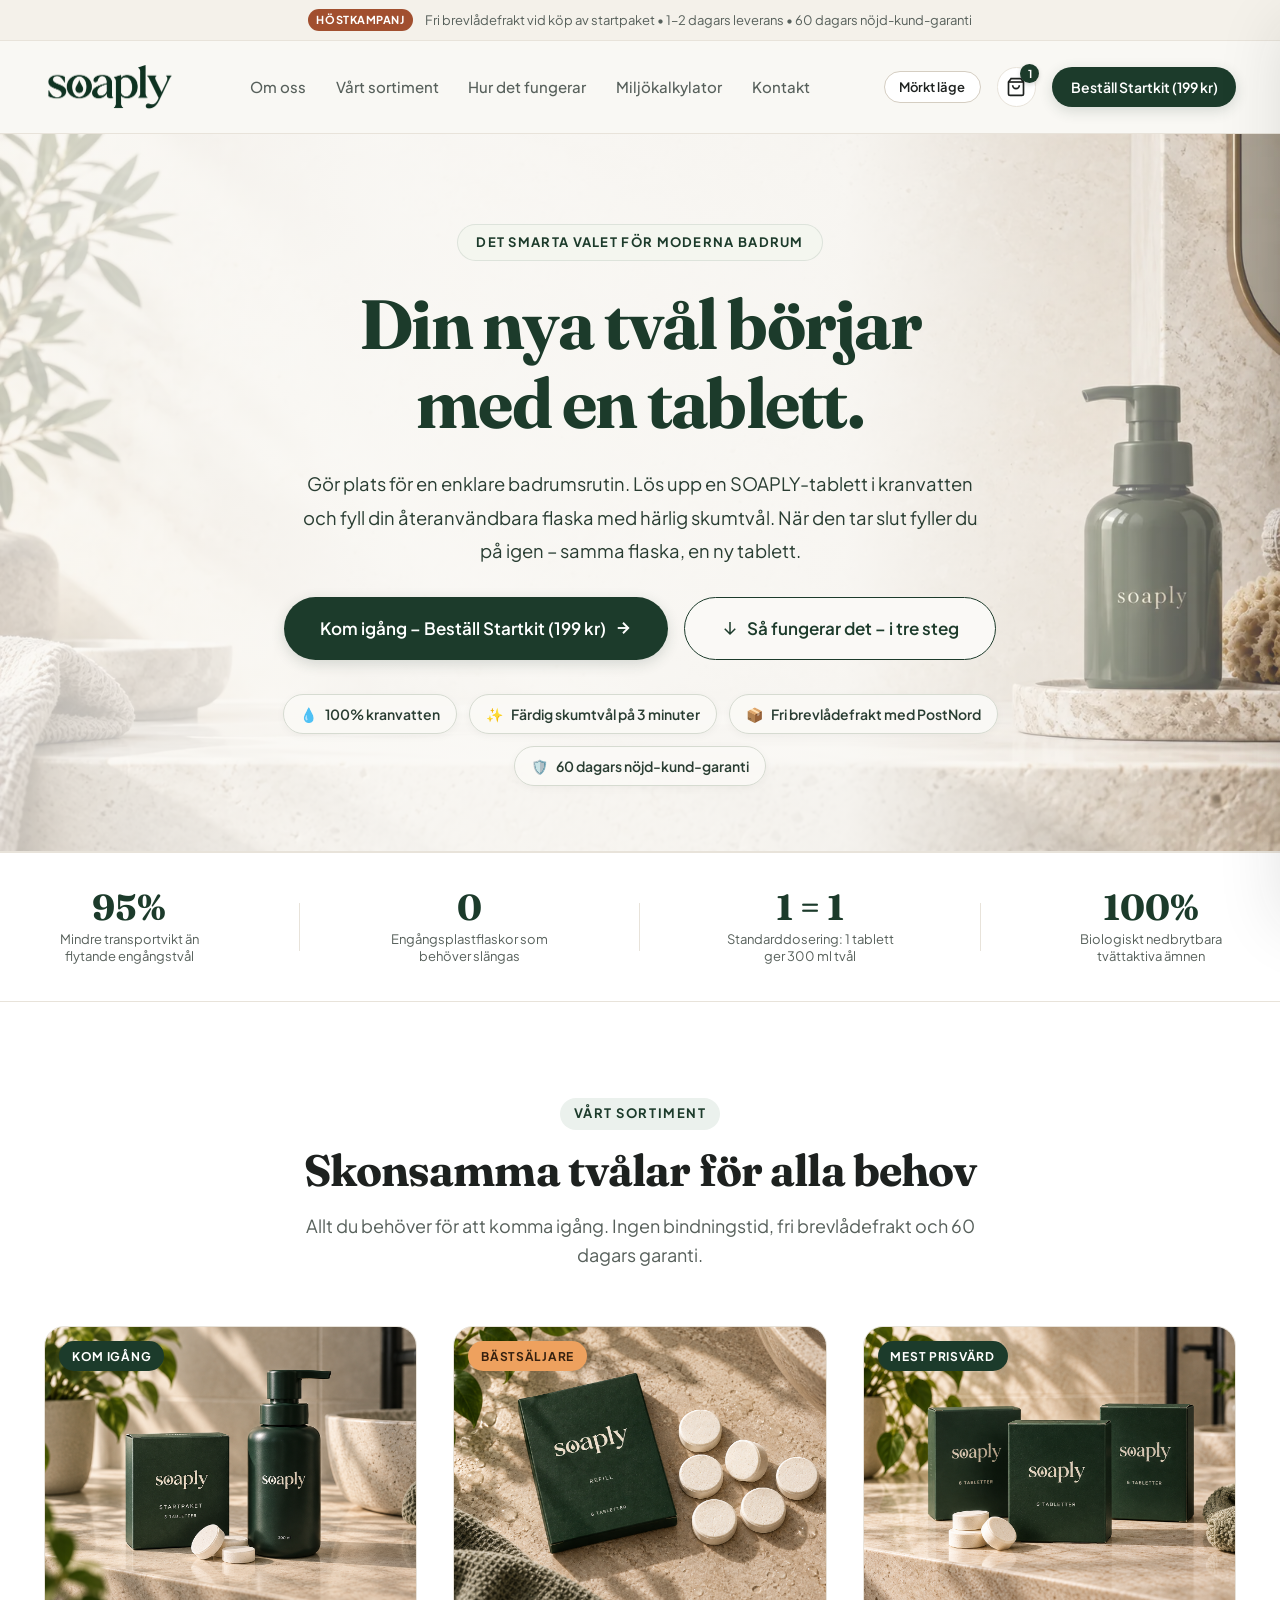
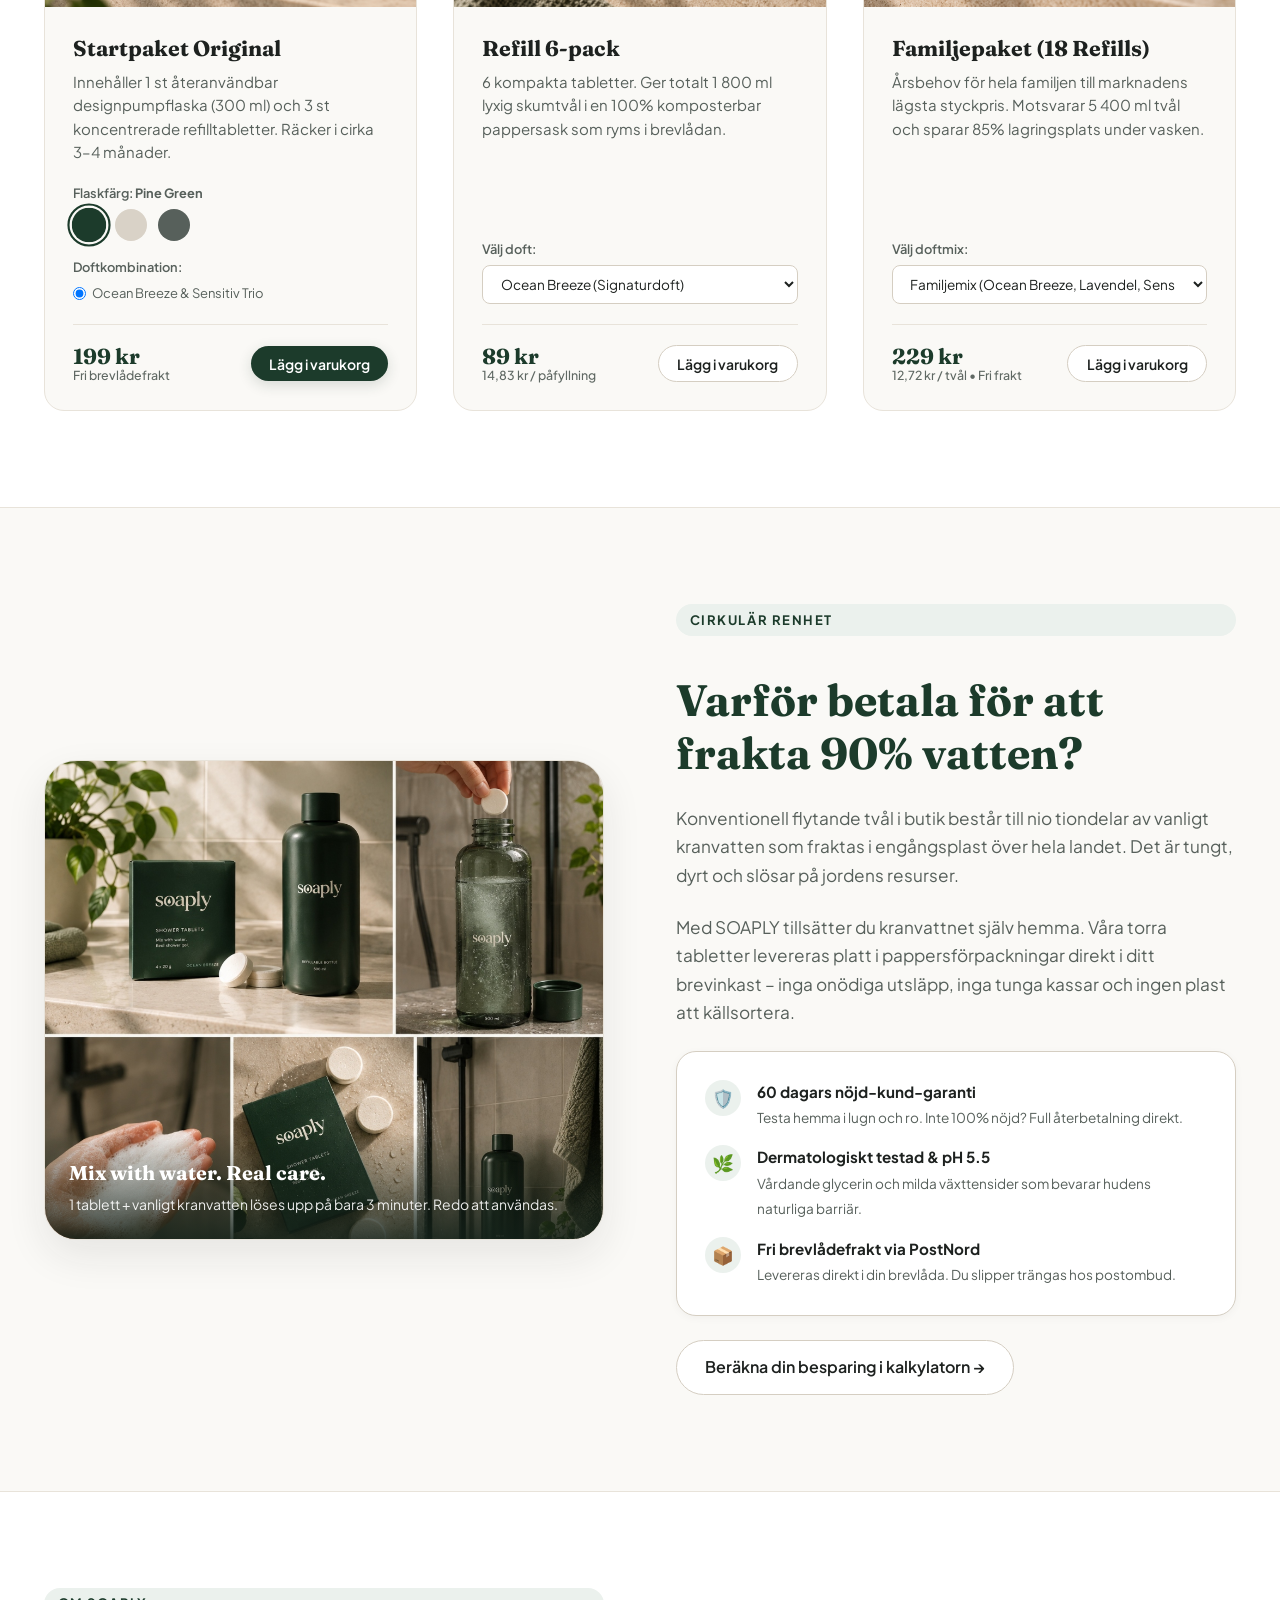
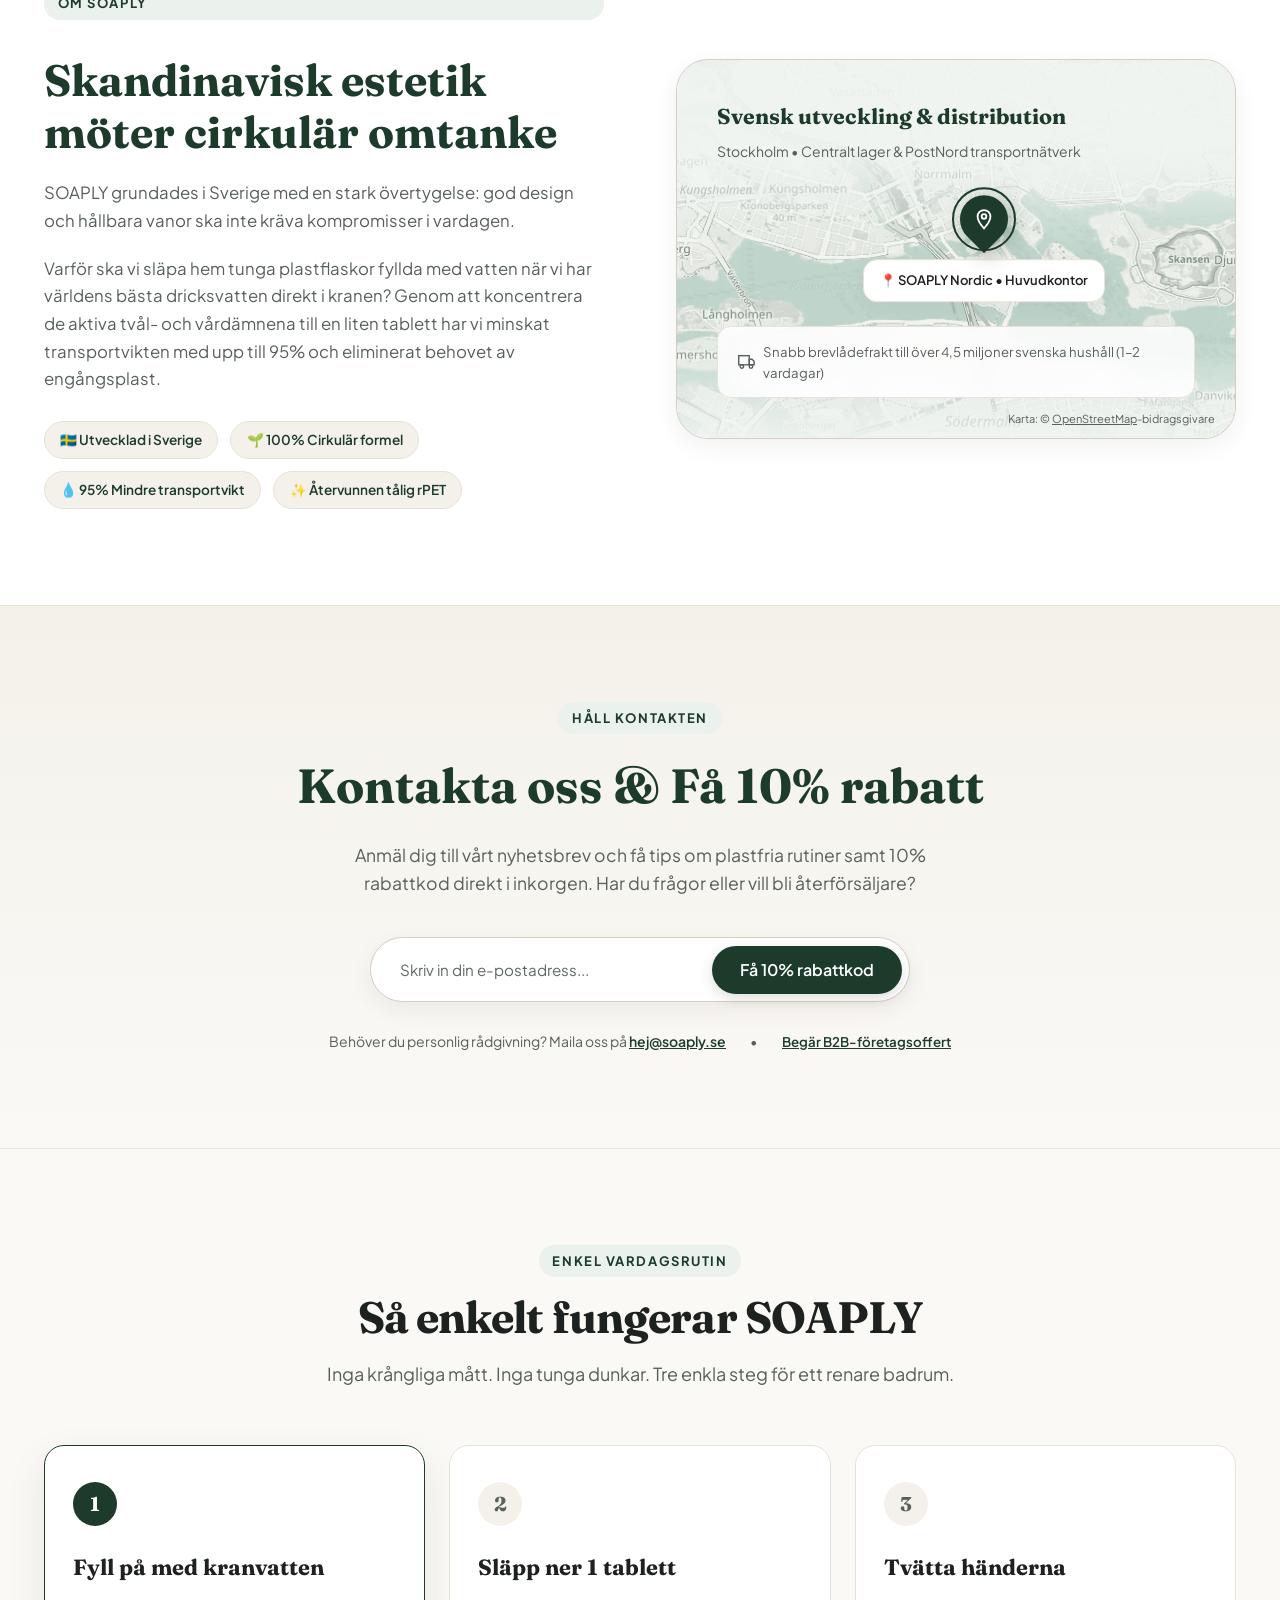
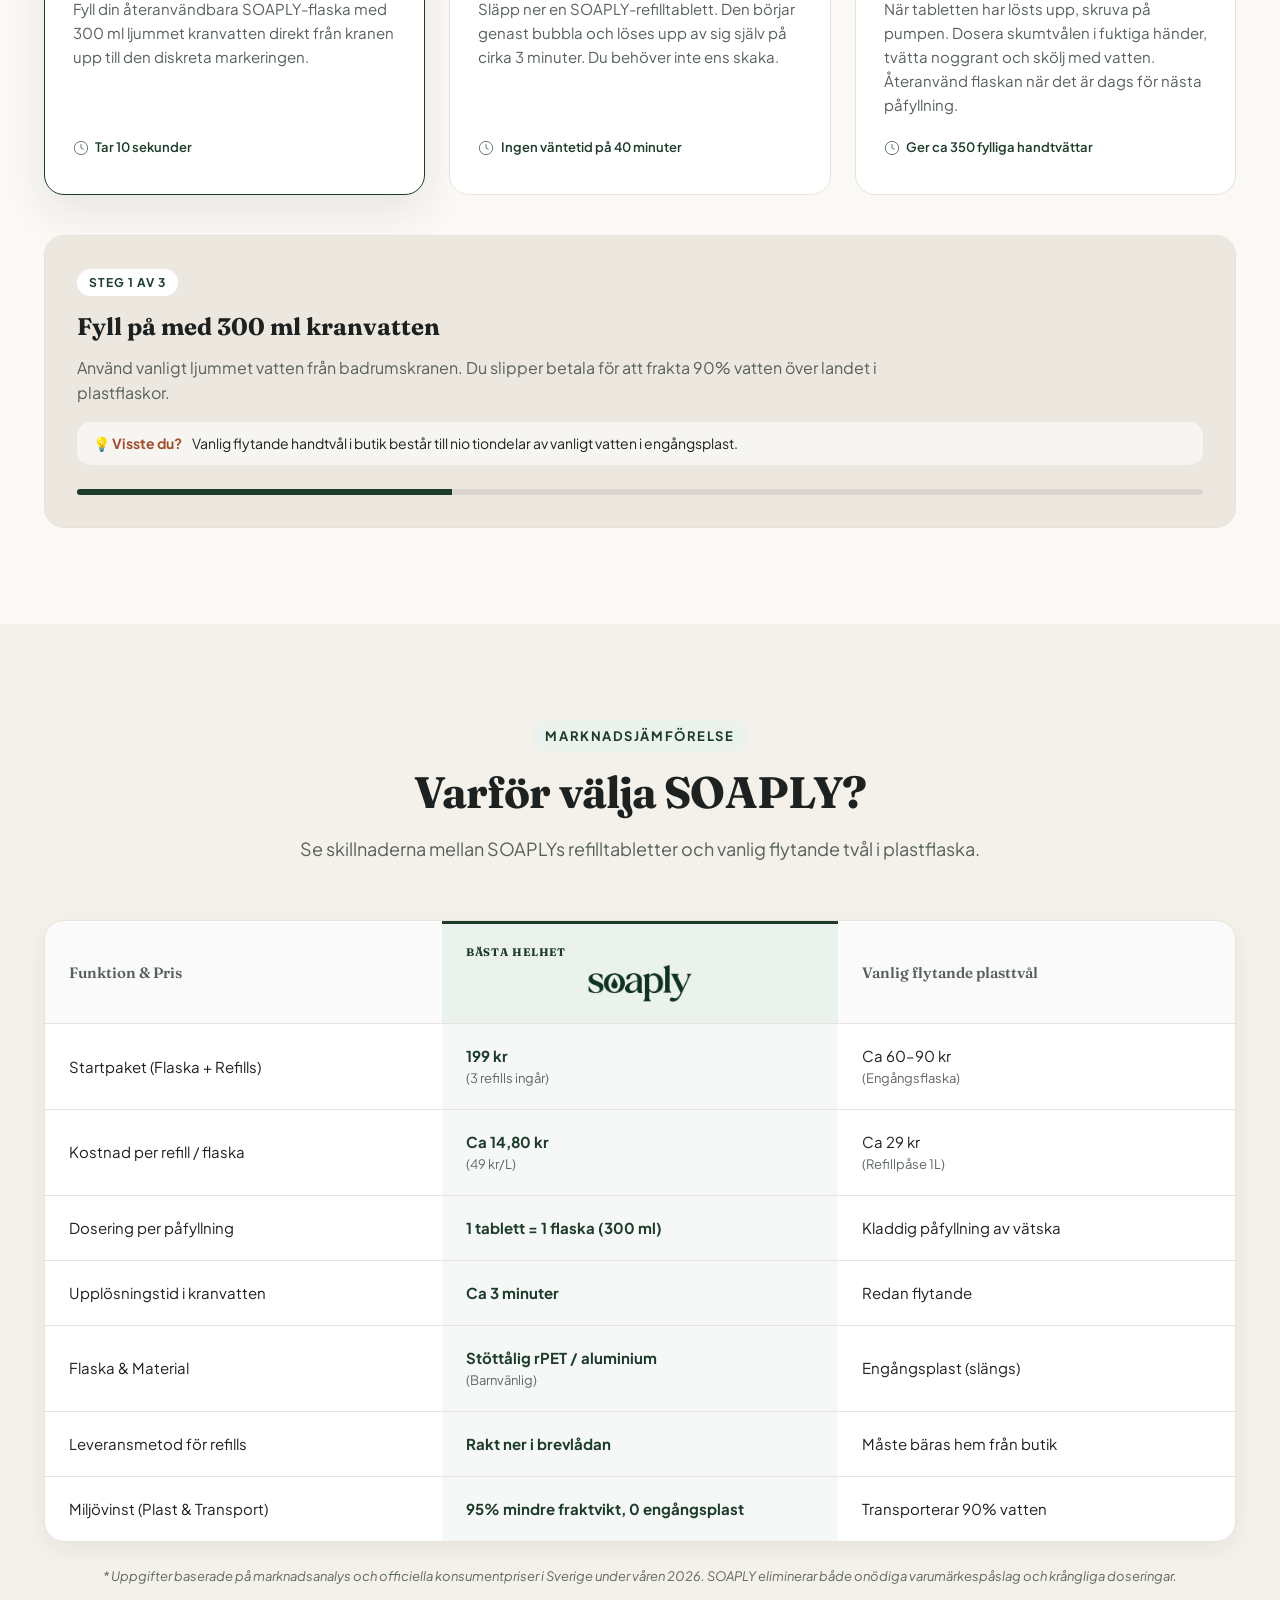
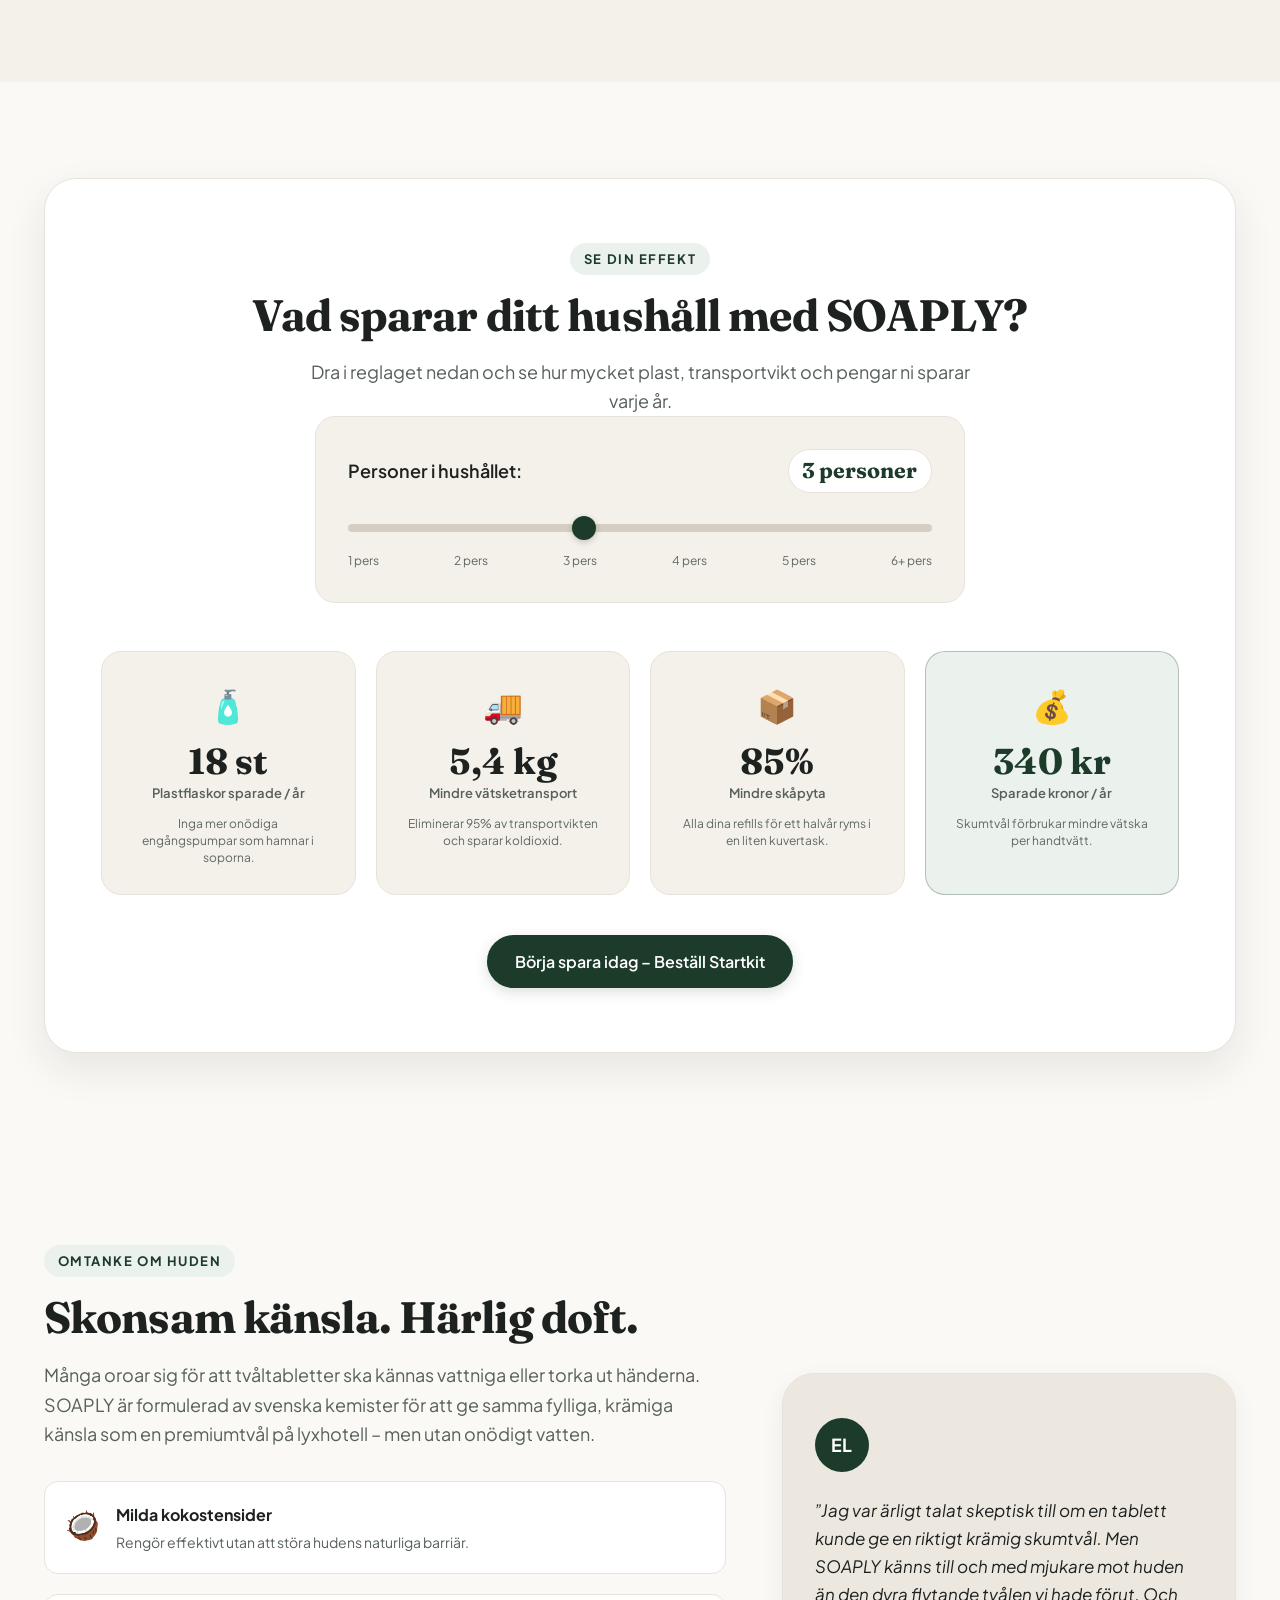
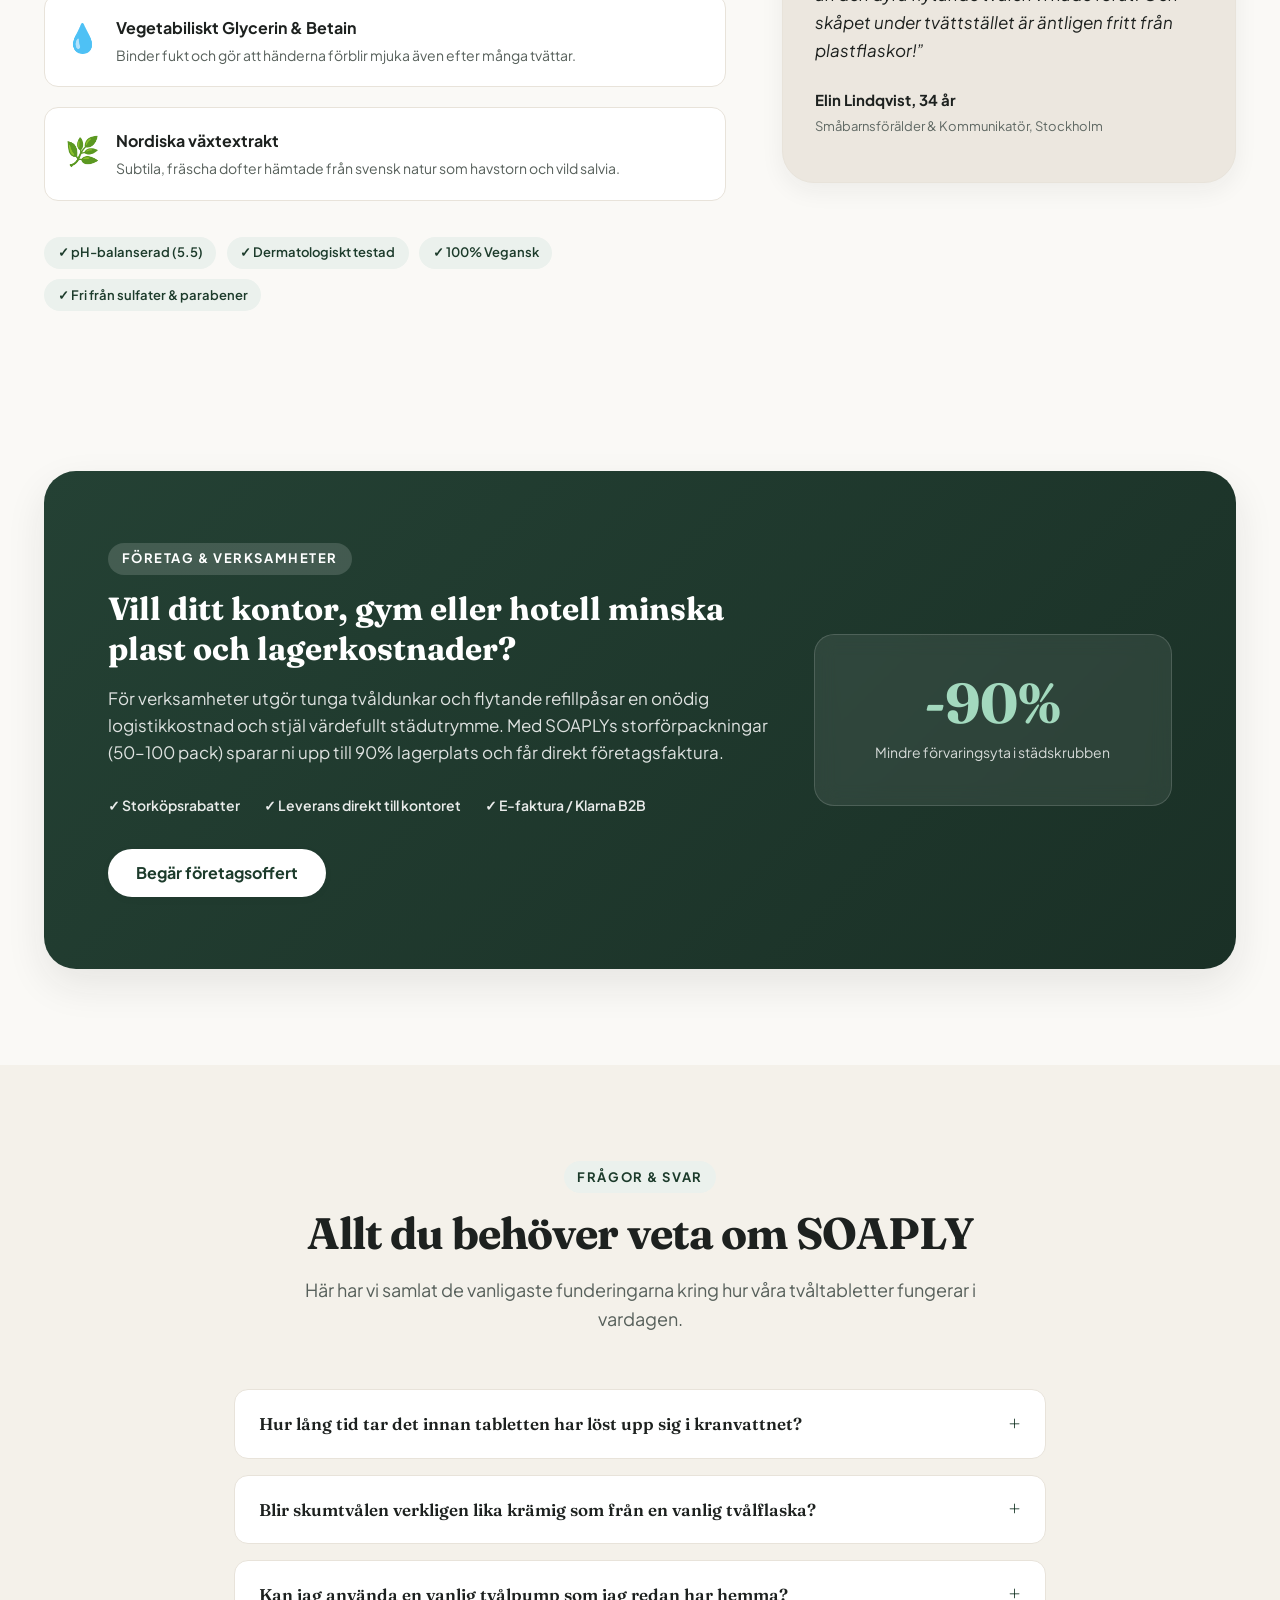
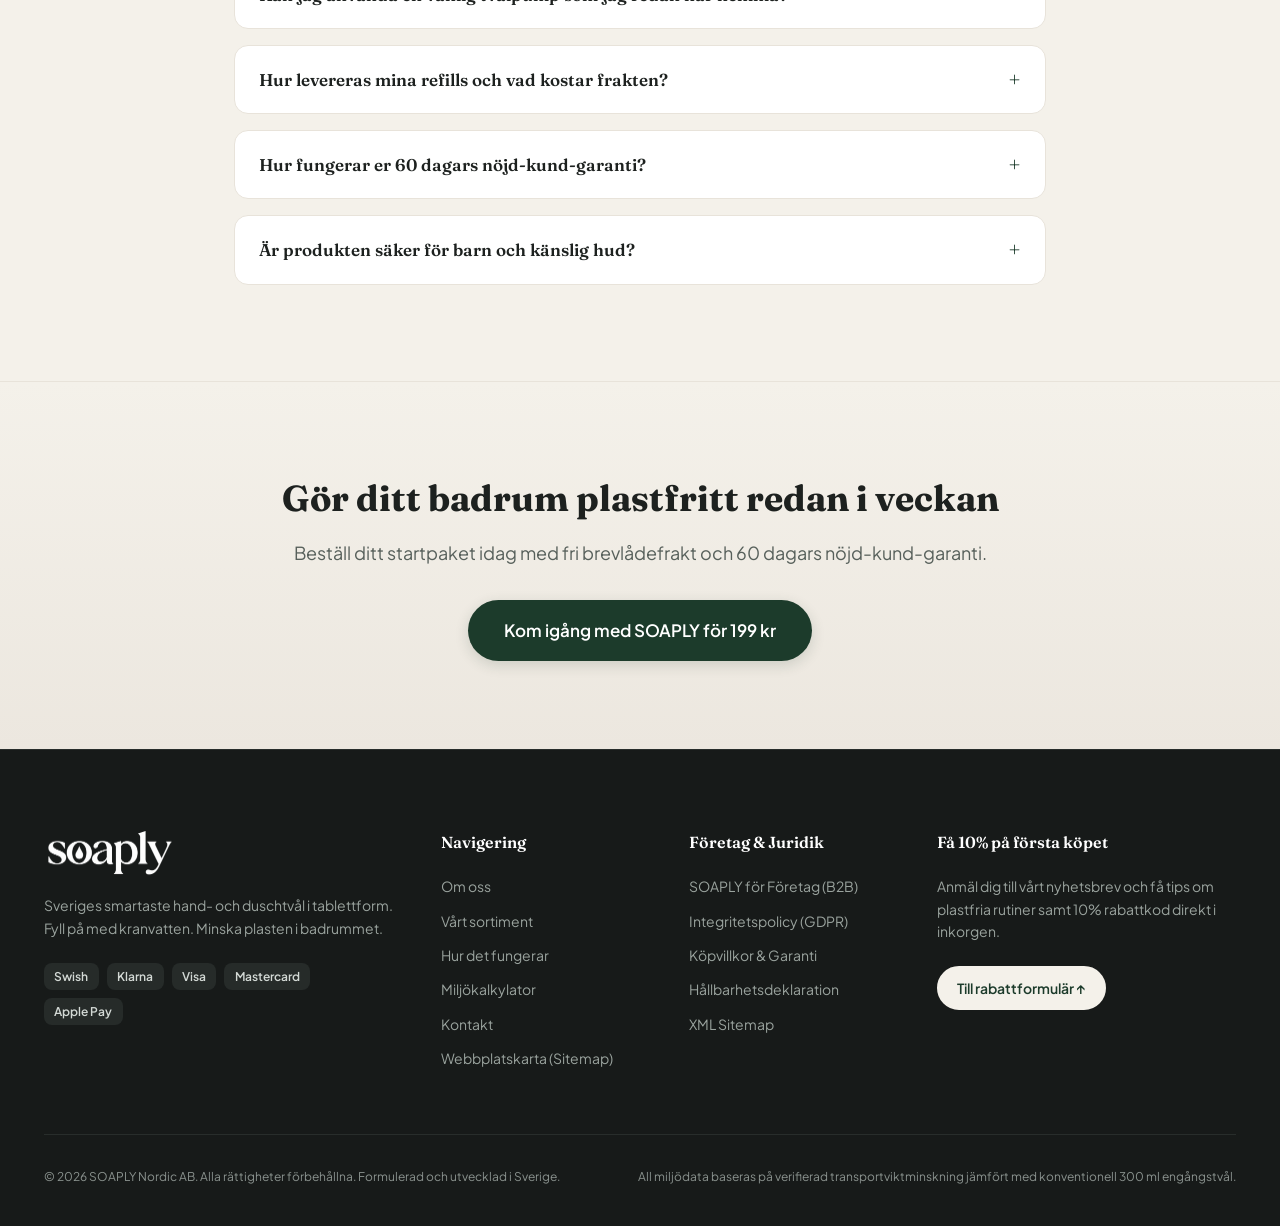
<file: index.html>
<!DOCTYPE html>
<html lang="sv">

<head>
  <!-- Google Tag Manager -->
  <script>(function(w,d,s,l,i){w[l]=w[l]||[];w[l].push({'gtm.start':
  new Date().getTime(),event:'gtm.js'});var f=d.getElementsByTagName(s)[0],
  j=d.createElement(s),dl=l!='dataLayer'?'&l='+l:'';j.async=true;j.src=
  'https://www.googletagmanager.com/gtm.js?id='+i+dl;f.parentNode.insertBefore(j,f);
  })(window,document,'script','dataLayer','GTM-WG7BVHJV');</script>
  <!-- End Google Tag Manager -->
  <meta charset="UTF-8">
  <meta name="viewport" content="width=device-width, initial-scale=1.0">
  <title>SOAPLY – Fyll på med kranvatten. Minska plasten i badrummet.</title>
  <meta name="description"
    content="SOAPLY är Sveriges smartaste handtvål i tablettform. 1 tablett + kranvatten = 300 ml silkeslen skumtvål. Spara plats, minska engångsplast och slipp släpa hem vatten. Startpaket från 199 kr.">
  <meta name="keywords"
    content="handtvål tablett, refilltvål, skumtvål, soaply, tvåltabletter, zero waste badrum, hållbar handtvål">

  <!-- OpenGraph / Social Meta -->
  <meta property="og:title" content="SOAPLY – Fyll på med kranvatten. Minska plasten i badrummet.">
  <meta property="og:description"
    content="Upptäck framtidens handtvål. 1 tablett löses i vanligt kranvatten. Mindre plast, mer stil i badrummet.">
  <meta property="og:image" content="assets/hero-bathroom.jpg">
  <meta property="og:type" content="website">

  <!-- Google Fonts: Fraunces, Plus Jakarta Sans & Outfit -->
  <link rel="preconnect" href="https://fonts.googleapis.com">
  <link rel="preconnect" href="https://fonts.gstatic.com" crossorigin>
  <link href="https://fonts.googleapis.com/css2?family=Fraunces:ital,opsz,wght@0,9..144,500;0,9..144,600;0,9..144,700;1,9..144,400&family=Outfit:wght@400;500;600;700&family=Plus+Jakarta+Sans:wght@300;400;500;600;700&display=swap" rel="stylesheet">

  <link rel="stylesheet" href="style.css?v=morkt-1">
  <link rel="sitemap" type="application/xml" title="Sitemap" href="sitemap.xml">
  <link rel="preload" as="image" href="assets/soaply-hero-bathroom.webp" fetchpriority="high">
</head>

<body>
  <!-- Google Tag Manager (noscript) -->
  <noscript><iframe src="https://www.googletagmanager.com/ns.html?id=GTM-WG7BVHJV"
  height="0" width="0" style="display:none;visibility:hidden"></iframe></noscript>
  <!-- End Google Tag Manager (noscript) -->

  <!-- Announcement Bar -->
  <aside class="announcement-bar" id="announcement-bar">
    <div class="container announcement-content">
      <span class="announcement-badge">Höstkampanj</span>
      <p>Fri brevlådefrakt vid köp av startpaket • 1–2 dagars leverans • 60 dagars nöjd-kund-garanti</p>
    </div>
  </aside>

  <!-- Sticky Header / Navigation (Inspirerad av wireframen) -->
  <header class="site-header" id="site-header">
    <div class="container header-container">
      <a href="index.html" class="brand-logo" aria-label="SOAPLY Hem">
        <img src="assets/soaply-logo-transparent.png" alt="soaply" class="brand-logo-img">
      </a>

      <nav class="desktop-nav" aria-label="Huvudmeny">
        <ul class="nav-list">
          <li><a href="#about" class="nav-link">Om oss</a></li>
          <li><a href="#services" class="nav-link">Vårt sortiment</a></li>
          <li><a href="#how-it-works" class="nav-link">Hur det fungerar</a></li>
          <li><a href="#calculator" class="nav-link">Miljökalkylator</a></li>
          <li><a href="#contact" class="nav-link">Kontakt</a></li>
        </ul>
      </nav>

      <div class="header-actions">
        <!-- Knapp för mörkt/ljust läge (styrs i app.js, avsnitt 10) -->
        <button id="tema" type="button" class="tema-knapp" aria-pressed="false">Mörkt läge</button>

        <button class="cart-trigger-btn" id="cart-trigger" aria-label="Öppna varukorg">
          <svg width="20" height="20" viewBox="0 0 24 24" fill="none" stroke="currentColor" stroke-width="2">
            <path d="M6 2L3 6v14a2 2 0 0 0 2 2h14a2 2 0 0 0 2-2V6l-3-4z"></path>
            <line x1="3" y1="6" x2="21" y2="6"></line>
            <path d="M16 10a4 4 0 0 1-8 0"></path>
          </svg>
          <span class="cart-count" id="cart-badge-count">1</span>
        </button>

        <a href="#services" class="btn btn-primary btn-sm header-cta">Beställ Startkit (199 kr)</a>

        <button class="mobile-menu-toggle" id="mobile-menu-btn" aria-label="Öppna mobilmeny" aria-expanded="false">
          <span></span>
          <span></span>
          <span></span>
        </button>
      </div>
    </div>

    <!-- Mobile Navigation Drawer -->
    <div class="mobile-nav" id="mobile-nav">
      <ul class="mobile-nav-list">
        <li><a href="#about" class="mobile-nav-link">Om oss</a></li>
        <li><a href="#services" class="mobile-nav-link">Vårt sortiment</a></li>
        <li><a href="#how-it-works" class="mobile-nav-link">Hur det fungerar</a></li>
        <li><a href="#calculator" class="mobile-nav-link">Miljökalkylator</a></li>
        <li><a href="#contact" class="mobile-nav-link">Kontakt</a></li>
        <li class="mobile-nav-cta">
          <a href="#services" class="btn btn-primary btn-block">Beställ Startkit för 199 kr</a>
        </li>
      </ul>
    </div>
  </header>

  <main id="main-content">

    <!-- 1. WIREFRAME HERO (Centrerad rubrik, ingress, knapp och visuell presentation) -->
    <section class="wireframe-hero" id="hero">
      <div class="container">
        
        <div class="wireframe-hero-badge">
          <span>Det smarta valet för moderna badrum</span>
        </div>

        <h1 class="wireframe-hero-headline">Din nya tvål börjar med en tablett.</h1>
        
        <p class="wireframe-hero-sub">
          Gör plats för en enklare badrumsrutin. Lös upp en SOAPLY-tablett i kranvatten och fyll din återanvändbara flaska med härlig skumtvål. När den tar slut fyller du på igen – samma flaska, en ny tablett.
        </p>

        <div class="wireframe-hero-cta">
          <a href="#services" class="btn btn-primary btn-lg">
            <span>Kom igång – Beställ Startkit (199 kr)</span>
            <svg width="18" height="18" viewBox="0 0 24 24" fill="none" stroke="currentColor" stroke-width="2.5"><line x1="5" y1="12" x2="19" y2="12"></line><polyline points="12 5 19 12 12 19"></polyline></svg>
          </a>
          <a href="#how-it-works" class="btn btn-outline btn-lg">
            <svg width="18" height="18" viewBox="0 0 24 24" fill="none" stroke="currentColor" stroke-width="2"><path d="M12 4v16M5 13l7 7 7-7"></path></svg>
            <span>Så fungerar det – i tre steg</span>
          </a>
        </div>

        <div class="wireframe-hero-badges-row">
          <div class="hero-pill-usp">
            <span>💧</span>
            <span>100% kranvatten</span>
          </div>
          <div class="hero-pill-usp">
            <span>✨</span>
            <span>Färdig skumtvål på 3 minuter</span>
          </div>
          <div class="hero-pill-usp">
            <span>📦</span>
            <span>Fri brevlådefrakt med PostNord</span>
          </div>
          <div class="hero-pill-usp">
            <span>🛡️</span>
            <span>60 dagars nöjd-kund-garanti</span>
          </div>
        </div>

      </div>
    </section>

    <!-- Trust & Fact Strip -->
    <section class="trust-strip" aria-label="Verifierade hållbarhetsfakta">
      <div class="container trust-grid">
        <div class="trust-fact">
          <span class="fact-number">95%</span>
          <span class="fact-desc">Mindre transportvikt än flytande engångstvål</span>
        </div>
        <div class="trust-divider"></div>
        <div class="trust-fact">
          <span class="fact-number">0</span>
          <span class="fact-desc">Engångsplastflaskor som behöver slängas</span>
        </div>
        <div class="trust-divider"></div>
        <div class="trust-fact">
          <span class="fact-number">1 = 1</span>
          <span class="fact-desc">Standarddosering: 1 tablett ger 300 ml tvål</span>
        </div>
        <div class="trust-divider"></div>
        <div class="trust-fact">
          <span class="fact-number">100%</span>
          <span class="fact-desc">Biologiskt nedbrytbara tvättaktiva ämnen</span>
        </div>
      </div>
    </section>

    <!-- 2. WIREFRAME "OUR SERVICES" / "VÅRT SORTIMENT" (3 Kolumner) -->
    <section class="wireframe-services-section" id="services">
      <div class="container">
        
        <div class="section-header text-center">
          <span class="section-kicker">Vårt sortiment</span>
          <h2 class="section-title">Skonsamma tvålar för alla behov</h2>
          <p class="section-lead">Allt du behöver för att komma igång. Ingen bindningstid, fri brevlådefrakt och 60 dagars garanti.</p>
        </div>

        <div class="services-grid-3" id="products">
          
          <!-- Card 1: Startpaket Original -->
          <article class="service-product-card" id="card-starter-kit">
            <span class="service-card-badge badge-start">Kom igång</span>
            
            <div class="service-card-media">
              <img src="assets/soaply-startpaket.png" alt="SOAPLY startpaket med grön pumpflaska, refillask och tre tabletter" class="product-packshot" width="1200" height="840" loading="lazy">
            </div>

            <div class="service-card-body">
              <h3 class="service-card-title">Startpaket Original</h3>
              <p class="service-card-desc">
                Innehåller 1 st återanvändbar designpumpflaska (300 ml) och 3 st koncentrerade refilltabletter. Räcker i cirka 3–4 månader.
              </p>

              <!-- Color Swatches -->
              <div class="config-group" style="margin-bottom: 1rem;">
                <label class="config-label" style="font-size: 0.8rem; margin-bottom: 0.35rem; display: block;">Flaskfärg: <strong id="selected-color-label">Pine Green</strong></label>
                <div class="color-swatches" role="radiogroup" aria-label="Flaskfärg">
                  <button type="button" class="swatch-btn active" data-color="Pine Green" style="background-color: #1C3B2B;" aria-label="Pine Green" title="Pine Green"></button>
                  <button type="button" class="swatch-btn" data-color="Nordic Sand" style="background-color: #D9D2C7;" aria-label="Nordic Sand" title="Nordic Sand"></button>
                  <button type="button" class="swatch-btn" data-color="Slate Grey" style="background-color: #57605B;" aria-label="Slate Grey" title="Slate Grey"></button>
                </div>
              </div>

              <!-- Scent Radio -->
              <div class="config-group" style="margin-bottom: 1.25rem;">
                <label class="config-label" style="font-size: 0.8rem; margin-bottom: 0.35rem; display: block;">Doftkombination:</label>
                <div class="scent-options" style="display:flex; flex-direction:column; gap:0.4rem; font-size:0.8rem;">
                  <label class="scent-radio-label" style="display:flex; align-items:center; gap:0.4rem; cursor:pointer;">
                    <input type="radio" name="starter-scent" value="Ocean Breeze & Sensitiv Trio" checked>
                    <span>Ocean Breeze & Sensitiv Trio</span>
                  </label>
                </div>
              </div>

              <div class="service-card-footer">
                <div class="service-card-price">
                  199 kr
                  <span>Fri brevlådefrakt</span>
                </div>
                <button class="btn btn-primary btn-sm add-to-cart-btn" data-id="starter-kit" data-name="SOAPLY Startpaket" data-price="199">
                  Lägg i varukorg
                </button>
              </div>
            </div>
          </article>

          <!-- Card 2: Refill 6-pack -->
          <article class="service-product-card" id="card-refill-6">
            <span class="service-card-badge badge-bestseller">Bästsäljare</span>
            
            <div class="service-card-media">
              <img src="assets/soaply-refill-6.png" alt="SOAPLY refillask med sex tabletter" class="product-packshot" width="1200" height="840" loading="lazy">
            </div>

            <div class="service-card-body">
              <h3 class="service-card-title">Refill 6-pack</h3>
              <p class="service-card-desc">
                6 kompakta tabletter. Ger totalt 1 800 ml lyxig skumtvål i en 100% komposterbar pappersask som ryms i brevlådan.
              </p>

              <div class="service-card-selector">
                <label class="config-label" style="font-size: 0.8rem; margin-bottom: 0.35rem; display: block;">Välj doft:</label>
                <select class="scent-select" id="refill-6-scent" aria-label="Doftval för 6-pack">
                  <option value="Ocean Breeze (4 st)">Ocean Breeze (Signaturdoft)</option>
                  <option value="Lavendelblom & Bergamott">Lavendelblom & Bergamott</option>
                  <option value="Oparfymerad Sensitiv">Oparfymerad Sensitiv (Känslig hud)</option>
                </select>
              </div>

              <div class="service-card-footer">
                <div class="service-card-price">
                  89 kr
                  <span>14,83 kr / påfyllning</span>
                </div>
                <button class="btn btn-outline btn-sm add-to-cart-btn" data-id="refill-6" data-name="Refill 6-pack" data-price="89">
                  Lägg i varukorg
                </button>
              </div>
            </div>
          </article>

          <!-- Card 3: Familjepaket (18-pack) -->
          <article class="service-product-card" id="card-refill-18">
            <span class="service-card-badge">Mest prisvärd</span>
            
            <div class="service-card-media">
              <img src="assets/soaply-familjepaket.png" alt="SOAPLY familjepaket med tre refillaskar, totalt arton tabletter" class="product-packshot" width="1200" height="840" loading="lazy">
            </div>

            <div class="service-card-body">
              <h3 class="service-card-title">Familjepaket (18 Refills)</h3>
              <p class="service-card-desc">
                Årsbehov för hela familjen till marknadens lägsta styckpris. Motsvarar 5 400 ml tvål och sparar 85% lagringsplats under vasken.
              </p>

              <div class="service-card-selector">
                <label class="config-label" style="font-size: 0.8rem; margin-bottom: 0.35rem; display: block;">Välj doftmix:</label>
                <select class="scent-select" id="refill-18-scent" aria-label="Doftval för 18-pack">
                  <option value="Familjemix (Bästsäljare)">Familjemix (Ocean Breeze, Lavendel, Sensitiv)</option>
                  <option value="Ocean Breeze (18 st)">Ocean Breeze (18 st)</option>
                  <option value="Oparfymerad Sensitiv (18 st)">Oparfymerad Sensitiv (18 st)</option>
                </select>
              </div>

              <div class="service-card-footer">
                <div class="service-card-price">
                  229 kr
                  <span>12,72 kr / tvål • Fri frakt</span>
                </div>
                <button class="btn btn-outline btn-sm add-to-cart-btn" data-id="refill-18" data-name="Familjepaket (18 refills)" data-price="229">
                  Lägg i varukorg
                </button>
              </div>
            </div>
          </article>

        </div>
      </div>
    </section>

    <!-- 3. WIREFRAME 2-COLUMN FEATURE BREAKDOWN (Bild vänster, Text & Garanti höger) -->
    <section class="wireframe-breakdown-section" id="feature-breakdown">
      <div class="container wireframe-breakdown-grid">
        
        <div class="breakdown-left-media">
          <img src="assets/product-inspiration-collage.jpg" alt="Hand släpper en tablett i vattenfylld flaska och tabletten börjar brusa" class="crop-tablet-dissolve" width="600" height="480">
          <div class="breakdown-media-caption">
            <h4>Mix with water. Real care.</h4>
            <p>1 tablett + vanligt kranvatten löses upp på bara 3 minuter. Redo att användas.</p>
          </div>
        </div>

        <div class="breakdown-right-content">
          <span class="section-kicker">Cirkulär renhet</span>
          <h2 class="breakdown-title">Varför betala för att frakta 90% vatten?</h2>
          <p class="breakdown-lead">
            Konventionell flytande tvål i butik består till nio tiondelar av vanligt kranvatten som fraktas i engångsplast över hela landet. Det är tungt, dyrt och slösar på jordens resurser.
          </p>
          <p class="breakdown-lead">
            Med SOAPLY tillsätter du kranvattnet själv hemma. Våra torra tabletter levereras platt i pappersförpackningar direkt i ditt brevinkast – inga onödiga utsläpp, inga tunga kassar och ingen plast att källsortera.
          </p>

          <div class="breakdown-feature-box">
            <div class="breakdown-feature-item">
              <div class="breakdown-feature-icon">🛡️</div>
              <div class="breakdown-feature-text">
                <strong>60 dagars nöjd-kund-garanti</strong>
                <span>Testa hemma i lugn och ro. Inte 100% nöjd? Full återbetalning direkt.</span>
              </div>
            </div>

            <div class="breakdown-feature-item">
              <div class="breakdown-feature-icon">🌿</div>
              <div class="breakdown-feature-text">
                <strong>Dermatologiskt testad & pH 5.5</strong>
                <span>Vårdande glycerin och milda växttensider som bevarar hudens naturliga barriär.</span>
              </div>
            </div>

            <div class="breakdown-feature-item">
              <div class="breakdown-feature-icon">📦</div>
              <div class="breakdown-feature-text">
                <strong>Fri brevlådefrakt via PostNord</strong>
                <span>Levereras direkt i din brevlåda. Du slipper trängas hos postombud.</span>
              </div>
            </div>
          </div>

          <div>
            <a href="#calculator" class="btn btn-outline btn-md">Beräkna din besparing i kalkylatorn →</a>
          </div>
        </div>

      </div>
    </section>

    <!-- 4. WIREFRAME "ABOUT US" (Om oss & Karta med nål) -->
    <section class="wireframe-about-section" id="about">
      <div class="container wireframe-about-grid">
        
        <div class="about-text-content">
          <span class="section-kicker">Om SOAPLY</span>
          <h2 class="about-title">Skandinavisk estetik möter cirkulär omtanke</h2>
          <p class="about-p">
            SOAPLY grundades i Sverige med en stark övertygelse: god design och hållbara vanor ska inte kräva kompromisser i vardagen. 
          </p>
          <p class="about-p">
            Varför ska vi släpa hem tunga plastflaskor fyllda med vatten när vi har världens bästa dricksvatten direkt i kranen? Genom att koncentrera de aktiva tvål- och vårdämnena till en liten tablett har vi minskat transportvikten med upp till 95% och eliminerat behovet av engångsplast.
          </p>

          <div class="about-chips">
            <span class="about-chip">🇸🇪 Utvecklad i Sverige</span>
            <span class="about-chip">🌱 100% Cirkulär formel</span>
            <span class="about-chip">💧 95% Mindre transportvikt</span>
            <span class="about-chip">✨ Återvunnen tålig rPET</span>
          </div>
        </div>

        <div class="about-map-card">
          <div class="map-grid-overlay"></div>

          <div class="map-card-header">
            <h3 class="map-card-title">Svensk utveckling & distribution</h3>
            <p class="map-card-sub">Stockholm • Centralt lager & PostNord transportnätverk</p>
          </div>

          <!-- Pulsing Map Pin (Inspirerad av wireframens kartnål) -->
          <div class="map-pin-pulse-container">
            <div class="map-pin-icon" title="SOAPLY Huvudkontor">
              <svg width="22" height="22" viewBox="0 0 24 24" fill="none" stroke="currentColor" stroke-width="2">
                <path d="M12 2C8.13 2 5 5.13 5 9c0 5.25 7 13 7 13s7-7.75 7-13c0-3.87-3.13-7-7-7z"></path>
                <circle cx="12" cy="9" r="2.5"></circle>
              </svg>
              <div class="map-pin-ring"></div>
            </div>
            <div class="map-pin-tooltip">
              📍 SOAPLY Nordic • Huvudkontor
            </div>
          </div>

          <div class="map-card-footer">
            <svg width="18" height="18" viewBox="0 0 24 24" fill="none" stroke="currentColor" stroke-width="2">
              <rect x="1" y="3" width="15" height="13"></rect>
              <polygon points="16 8 20 8 23 11 23 16 16 16 16 8"></polygon>
              <circle cx="5.5" cy="18.5" r="2.5"></circle>
              <circle cx="18.5" cy="18.5" r="2.5"></circle>
            </svg>
            <span>Snabb brevlådefrakt till över 4,5 miljoner svenska hushåll (1–2 vardagar)</span>
          </div>

          <!-- Kartan är en bild från OpenStreetMap, som kräver källhänvisning -->
          <p class="map-attribution">Karta: © <a href="https://www.openstreetmap.org/copyright" target="_blank" rel="noopener">OpenStreetMap</a>-bidragsgivare</p>
        </div>

      </div>
    </section>

    <!-- 5. WIREFRAME "CONTACT US" (Kontakta oss & Rabattkod) -->
    <section class="wireframe-contact-section" id="contact">
      <div class="container">
        <span class="section-kicker">Håll kontakten</span>
        <h2 class="wireframe-contact-title">Kontakta oss & Få 10% rabatt</h2>
        <p class="wireframe-contact-sub">
          Anmäl dig till vårt nyhetsbrev och få tips om plastfria rutiner samt 10% rabattkod direkt i inkorgen. Har du frågor eller vill bli återförsäljare?
        </p>

        <div class="wireframe-contact-form-wrap">
          <form class="wireframe-contact-inline-form" id="newsletter-form">
            <input type="email" placeholder="Skriv in din e-postadress..." required class="wireframe-contact-input" aria-label="E-postadress för nyhetsbrev och rabattkod">
            <button type="submit" class="btn btn-primary btn-md">Få 10% rabattkod</button>
          </form>
          <span class="newsletter-feedback" id="newsletter-feedback" style="display:block; margin-top: 1rem;"></span>
        </div>

        <div class="wireframe-contact-extra">
          <span>Behöver du personlig rådgivning? Maila oss på <a href="mailto:hej@soaply.se">hej@soaply.se</a></span>
          <span>•</span>
          <button type="button" id="open-b2b-modal-btn" style="background:none; border:none; padding:0; text-decoration:underline; font-weight:600; color:var(--color-accent-sage); cursor:pointer;">Begär B2B-företagsoffert</button>
        </div>

      </div>
    </section>

    <!-- Section: How it Works (Interactive 3-Step Process) -->
    <section class="how-it-works-section" id="how-it-works">
      <div class="container">

        <div class="section-header text-center">
          <span class="section-kicker">Enkel vardagsrutin</span>
          <h2 class="section-title">Så enkelt fungerar SOAPLY</h2>
          <p class="section-lead">Inga krångliga mått. Inga tunga dunkar. Tre enkla steg för ett renare badrum.</p>
        </div>

        <div class="steps-interactive-wrapper">
          <!-- Step cards -->
          <div class="steps-grid">

            <div class="step-card active" data-step="1" id="step-card-1">
              <div class="step-indicator">
                <span class="step-num">1</span>
              </div>
              <h3 class="step-title">Fyll på med kranvatten</h3>
              <p class="step-description">
                Fyll din återanvändbara SOAPLY-flaska med 300 ml ljummet kranvatten direkt från kranen upp till den
                diskreta markeringen.
              </p>
              <div class="step-meta">
                <svg width="16" height="16" viewBox="0 0 24 24" fill="none" stroke="currentColor">
                  <circle cx="12" cy="12" r="10"></circle>
                  <polyline points="12 6 12 12 16 14"></polyline>
                </svg>
                <span>Tar 10 sekunder</span>
              </div>
            </div>

            <div class="step-card" data-step="2" id="step-card-2">
              <div class="step-indicator">
                <span class="step-num">2</span>
              </div>
              <h3 class="step-title">Släpp ner 1 tablett</h3>
              <p class="step-description">
                Släpp ner en SOAPLY-refilltablett. Den börjar genast bubbla och löses upp av sig själv på cirka 3
                minuter. Du behöver inte ens skaka.
              </p>
              <div class="step-meta">
                <svg width="16" height="16" viewBox="0 0 24 24" fill="none" stroke="currentColor">
                  <circle cx="12" cy="12" r="10"></circle>
                  <polyline points="12 6 12 12 16 14"></polyline>
                </svg>
                <span>Ingen väntetid på 40 minuter</span>
              </div>
            </div>

            <div class="step-card" data-step="3" id="step-card-3">
              <div class="step-indicator">
                <span class="step-num">3</span>
              </div>
              <h3 class="step-title">Tvätta händerna</h3>
              <p class="step-description">
                När tabletten har lösts upp, skruva på pumpen. Dosera skumtvålen i fuktiga händer, tvätta noggrant och skölj med vatten. Återanvänd flaskan när det är dags för nästa påfyllning.
              </p>
              <div class="step-meta">
                <svg width="16" height="16" viewBox="0 0 24 24" fill="none" stroke="currentColor">
                  <circle cx="12" cy="12" r="10"></circle>
                  <polyline points="12 6 12 12 16 14"></polyline>
                </svg>
                <span>Ger ca 350 fylliga handtvättar</span>
              </div>
            </div>

          </div>

          <!-- Step Preview Display Box -->
          <div class="step-preview-box" id="step-preview-box">
            <div class="preview-content">
              <div class="preview-badge" id="preview-step-badge">Steg 1 av 3</div>
              <h4 id="preview-step-title">Fyll på med 300 ml kranvatten</h4>
              <p id="preview-step-desc">Använd vanligt ljummet vatten från badrumskranen. Du slipper betala för att
                frakta 90% vatten över landet i plastflaskor.</p>
              <div class="preview-metric">
                <span class="metric-highlight">💡 Visste du?</span>
                <span id="preview-step-fact">Vanlig flytande handtvål i butik består till nio tiondelar av vanligt
                  vatten i engångsplast.</span>
              </div>
            </div>
            <div class="preview-progress">
              <div class="progress-bar" id="preview-progress-fill" style="width: 33.3%;"></div>
            </div>
          </div>
        </div>

      </div>
    </section>

    <!-- Section: Comparison Matrix (SOAPLY vs. Competitors vs. Supermarket plastic) -->
    <section class="comparison-section" id="comparison">
      <div class="container">
        <div class="section-header text-center">
          <span class="section-kicker">Marknadsjämförelse</span>
          <h2 class="section-title">Varför välja SOAPLY?</h2>
          <p class="section-lead">Se skillnaderna mellan SOAPLYs refilltabletter och vanlig flytande tvål i plastflaska.</p>
        </div>

        <div class="table-responsive-wrapper">
          <table class="comparison-table">
            <thead>
              <tr>
<th class="feature-col">Funktion & Pris</th>
<th class="highlight-col">
                  <div class="table-brand-header">
                    <span class="brand-tag">Bästa helhet</span>
                    <img src="assets/soaply-logo-transparent.png" class="comparison-logo" alt="SOAPLY">
                  </div>
                </th>
<th>Vanlig flytande plasttvål</th>
</tr>
            </thead>
            <tbody>
              <tr>
<td class="feature-label">Startpaket (Flaska + Refills)</td>
<td class="highlight-cell"><strong>199 kr</strong> <span class="sub">(3 refills ingår)</span></td>
<td>Ca 60–90 kr <span class="sub">(Engångsflaska)</span></td>
</tr>
              <tr>
<td class="feature-label">Kostnad per refill / flaska</td>
<td class="highlight-cell"><strong>Ca 14,80 kr</strong> <span class="sub">(49 kr/L)</span></td>
<td>Ca 29 kr <span class="sub">(Refillpåse 1L)</span></td>
</tr>
              <tr>
<td class="feature-label">Dosering per påfyllning</td>
<td class="highlight-cell"><strong>1 tablett = 1 flaska (300 ml)</strong></td>
<td>Kladdig påfyllning av vätska</td>
</tr>
              <tr>
<td class="feature-label">Upplösningstid i kranvatten</td>
<td class="highlight-cell"><strong>Ca 3 minuter</strong></td>
<td>Redan flytande</td>
</tr>
              <tr>
<td class="feature-label">Flaska & Material</td>
<td class="highlight-cell"><strong>Stöttålig rPET / aluminium</strong> <span
                    class="sub">(Barnvänlig)</span></td>
<td>Engångsplast (slängs)</td>
</tr>
              <tr>
<td class="feature-label">Leveransmetod för refills</td>
<td class="highlight-cell"><strong>Rakt ner i brevlådan</strong></td>
<td>Måste bäras hem från butik</td>
</tr>
              <tr>
<td class="feature-label">Miljövinst (Plast & Transport)</td>
<td class="highlight-cell"><strong>95% mindre fraktvikt, 0 engångsplast</strong></td>
<td>Transporterar 90% vatten</td>
</tr>
            </tbody>
          </table>
        </div>

        <div class="comparison-footer-note">
          <p><em>* Uppgifter baserade på marknadsanalys och officiella konsumentpriser i Sverige under våren 2026.
              SOAPLY eliminerar både onödiga varumärkespåslag och krångliga doseringar.</em></p>
        </div>
      </div>
    </section>

    <!-- Section: Interactive Sustainability & Savings Calculator -->
    <section class="calculator-section" id="calculator">
      <div class="container">
        <div class="calculator-card">
          <div class="calculator-header text-center">
            <span class="section-kicker">Se din effekt</span>
            <h2 class="section-title">Vad sparar ditt hushåll med SOAPLY?</h2>
            <p class="section-lead">Dra i reglaget nedan och se hur mycket plast, transportvikt och pengar ni sparar
              varje år.</p>
          </div>

          <div class="calculator-interactive">

            <div class="slider-control-group">
              <div class="slider-label-row">
                <label for="calc-people-slider">Personer i hushållet:</label>
                <span class="slider-value-display" id="calc-people-display">3 personer</span>
              </div>
              <input type="range" id="calc-people-slider" min="1" max="6" value="3" step="1" class="custom-range"
                aria-label="Antal personer i hushållet">
              <div class="slider-ticks">
                <span>1 pers</span>
                <span>2 pers</span>
                <span>3 pers</span>
                <span>4 pers</span>
                <span>5 pers</span>
                <span>6+ pers</span>
              </div>
            </div>

            <!-- Calculated Metrics Cards -->
            <div class="calculator-results-grid">

              <div class="calc-result-box">
                <div class="calc-icon">🧴</div>
                <div class="calc-data">
                  <span class="calc-number" id="calc-plastic-saved">18 st</span>
                  <span class="calc-unit">Plastflaskor sparade / år</span>
                </div>
                <p class="calc-subtext">Inga mer onödiga engångspumpar som hamnar i soporna.</p>
              </div>

              <div class="calc-result-box">
                <div class="calc-icon">🚚</div>
                <div class="calc-data">
                  <span class="calc-number" id="calc-water-saved">5,4 kg</span>
                  <span class="calc-unit">Mindre vätsketransport</span>
                </div>
                <p class="calc-subtext">Eliminerar 95% av transportvikten och sparar koldioxid.</p>
              </div>

              <div class="calc-result-box">
                <div class="calc-icon">📦</div>
                <div class="calc-data">
                  <span class="calc-number" id="calc-space-saved">85%</span>
                  <span class="calc-unit">Mindre skåpyta</span>
                </div>
                <p class="calc-subtext">Alla dina refills för ett halvår ryms i en liten kuvertask.</p>
              </div>

              <div class="calc-result-box highlight-box">
                <div class="calc-icon">💰</div>
                <div class="calc-data">
                  <span class="calc-number" id="calc-money-saved">340 kr</span>
                  <span class="calc-unit">Sparade kronor / år</span>
                </div>
                <p class="calc-subtext">Skumtvål förbrukar mindre vätska per handtvätt.</p>
              </div>

            </div>

            <div class="calculator-cta text-center">
              <a href="#services" class="btn btn-primary btn-md">Börja spara idag – Beställ Startkit</a>
            </div>

          </div>
        </div>
      </div>
    </section>

    <!-- Section: Skin Care & Ingredients (Directly addressing Elin's quality concerns) -->
    <section class="ingredients-section" id="ingredients">
      <div class="container">
        <div class="ingredients-grid">

          <div class="ingredients-text">
            <span class="section-kicker">Omtanke om huden</span>
            <h2 class="section-title">Skonsam känsla. Härlig doft.</h2>
            <p class="lead-text">
              Många oroar sig för att tvåltabletter ska kännas vattniga eller torka ut händerna. SOAPLY är formulerad av
              svenska kemister för att ge samma fylliga, krämiga känsla som en premiumtvål på lyxhotell – men utan
              onödigt vatten.
            </p>

            <div class="ingredient-highlights">
              <div class="ing-card">
                <div class="ing-icon">🥥</div>
                <div>
                  <strong>Milda kokostensider</strong>
                  <p>Rengör effektivt utan att störa hudens naturliga barriär.</p>
                </div>
              </div>

              <div class="ing-card">
                <div class="ing-icon">💧</div>
                <div>
                  <strong>Vegetabiliskt Glycerin & Betain</strong>
                  <p>Binder fukt och gör att händerna förblir mjuka även efter många tvättar.</p>
                </div>
              </div>

              <div class="ing-card">
                <div class="ing-icon">🌿</div>
                <div>
                  <strong>Nordiska växtextrakt</strong>
                  <p>Subtila, fräscha dofter hämtade från svensk natur som havstorn och vild salvia.</p>
                </div>
              </div>
            </div>

            <div class="safety-cert-badges">
              <span class="cert-pill">✓ pH-balanserad (5.5)</span>
              <span class="cert-pill">✓ Dermatologiskt testad</span>
              <span class="cert-pill">✓ 100% Vegansk</span>
              <span class="cert-pill">✓ Fri från sulfater & parabener</span>
            </div>
          </div>

          <div class="ingredients-visual">
            <div class="visual-quote-card">
              <div class="user-avatar-circle">EL</div>
              <blockquote class="user-quote">
                ”Jag var ärligt talat skeptisk till om en tablett kunde ge en riktigt krämig skumtvål. Men SOAPLY känns
                till och med mjukare mot huden än den dyra flytande tvålen vi hade förut. Och skåpet under tvättstället
                är äntligen fritt från plastflaskor!”
              </blockquote>
              <div class="quote-author">
                <strong>Elin Lindqvist, 34 år</strong>
                <span>Småbarnsförälder & Kommunikatör, Stockholm</span>
              </div>
            </div>
          </div>

        </div>
      </div>
    </section>

    <!-- Section: B2B Opportunity (Gym, Offices, Hotels) -->
    <section class="b2b-section" id="b2b">
      <div class="container">
        <div class="b2b-card">
          <div class="b2b-content">
            <span class="section-kicker kicker-light">Företag & Verksamheter</span>
            <h2 class="b2b-title">Vill ditt kontor, gym eller hotell minska plast och lagerkostnader?</h2>
            <p class="b2b-desc">
              För verksamheter utgör tunga tvåldunkar och flytande refillpåsar en onödig logistikkostnad och stjäl
              värdefullt städutrymme. Med SOAPLYs storförpackningar (50–100 pack) sparar ni upp till 90% lagerplats och
              får direkt företagsfaktura.
            </p>
            <div class="b2b-benefits">
              <span>✓ Storköpsrabatter</span>
              <span>✓ Leverans direkt till kontoret</span>
              <span>✓ E-faktura / Klarna B2B</span>
            </div>
            <button class="btn btn-white btn-md" id="open-b2b-modal-btn">Begär företagsoffert</button>
          </div>
          <div class="b2b-badge-box">
            <div class="b2b-stat">
              <span class="stat-big">-90%</span>
              <span class="stat-lbl">Mindre förvaringsyta i städskrubben</span>
            </div>
          </div>
        </div>
      </div>
    </section>

    <!-- Section: FAQ (Addressing Persona Friction Points) -->
    <section class="faq-section" id="faq">
      <div class="container max-w-narrow">

        <div class="section-header text-center">
          <span class="section-kicker">Frågor & Svar</span>
          <h2 class="section-title">Allt du behöver veta om SOAPLY</h2>
          <p class="section-lead">Här har vi samlat de vanligaste funderingarna kring hur våra tvåltabletter fungerar i
            vardagen.</p>
        </div>

        <div class="faq-accordion" id="faq-accordion">

          <div class="faq-item">
            <button class="faq-question" aria-expanded="false">
              <span>Hur lång tid tar det innan tabletten har löst upp sig i kranvattnet?</span>
              <span class="faq-icon">+</span>
            </button>
            <div class="faq-answer">
              <p>
                Det tar bara cirka 3–5 minuter i vanligt ljummet kranvatten! Vår brusteknik är särskilt utvecklad för
                att lösas upp snabbt utan att du behöver skaka flaskan kraftigt eller vänta i 40 minuter som hos vissa
                andra märken.
              </p>
            </div>
          </div>

          <div class="faq-item">
            <button class="faq-question" aria-expanded="false">
              <span>Blir skumtvålen verkligen lika krämig som från en vanlig tvålflaska?</span>
              <span class="faq-icon">+</span>
            </button>
            <div class="faq-answer">
              <p>
                Ja, absolut! SOAPLYs återanvändbara pumpflaska har ett finmaskigt precisionsfilter som blandar
                tvållösningen med luft i exakt rätt proportion. Resultatet är en sammetslen, fyllig skumtvål som känns
                lyxigt och rengör händerna milt och effektivt.
              </p>
            </div>
          </div>

          <div class="faq-item">
            <button class="faq-question" aria-expanded="false">
              <span>Kan jag använda en vanlig tvålpump som jag redan har hemma?</span>
              <span class="faq-icon">+</span>
            </button>
            <div class="faq-answer">
              <p>
                SOAPLY-tabletten ger en tunnflytande tvållösning som kräver en <em>skumpump</em> (foaming pump) för att
                skapa den luftiga skumtvålen. Vårt startpaket innehåller en specialanpassad pumpflaska i tålig rPET eller
                borstad metall som är designad för att hålla och återanvändas år efter år.
              </p>
            </div>
          </div>

          <div class="faq-item">
            <button class="faq-question" aria-expanded="false">
              <span>Hur levereras mina refills och vad kostar frakten?</span>
              <span class="faq-icon">+</span>
            </button>
            <div class="faq-answer">
              <p>
                Eftersom våra tabletter är torra och kompakta levereras de i platta, återvinningsbara papperskuvert
                direkt ner i ditt vanliga brevinkast eller brevlåda. Du slipper hämta ut paket hos postombud! Fri frakt
                ingår vid köp av startpaket och vid beställningar över 149 kr.
              </p>
            </div>
          </div>

          <div class="faq-item">
            <button class="faq-question" aria-expanded="false">
              <span>Hur fungerar er 60 dagars nöjd-kund-garanti?</span>
              <span class="faq-icon">+</span>
            </button>
            <div class="faq-answer">
              <p>
                Vi vill att du ska känna dig 100% trygg när du testar SOAPLY. Om du mot förmodan inte skulle vara helt
                nöjd med upplevelsen eller skumtvålen under de första 60 dagarna, kontaktar du bara vår kundtjänst så
                återbetalar vi pengarna – utan krångliga motfrågor.
              </p>
            </div>
          </div>

          <div class="faq-item">
            <button class="faq-question" aria-expanded="false">
              <span>Är produkten säker för barn och känslig hud?</span>
              <span class="faq-icon">+</span>
            </button>
            <div class="faq-answer">
              <p>
                Ja, alla våra tvålar är dermatologiskt testade och pH-balanserade (pH 5.5) för att skydda hudens
                naturliga skyddsbarriär. Vi erbjuder även doftalternativet "Sensitiv Trio" som är 100% oparfymerat och
                särskilt lämpligt för barn och allergiker.
              </p>
            </div>
          </div>

        </div>

      </div>
    </section>

    <!-- Pre-Footer CTA Strip -->
    <section class="cta-banner-section">
      <div class="container text-center">
        <h2 class="cta-banner-title">Gör ditt badrum plastfritt redan i veckan</h2>
        <p class="cta-banner-sub">Beställ ditt startpaket idag med fri brevlådefrakt och 60 dagars nöjd-kund-garanti.
        </p>
        <a href="#services" class="btn btn-primary btn-lg">Kom igång med SOAPLY för 199 kr</a>
      </div>
    </section>

  </main>

  <!-- Site Footer -->
  <footer class="site-footer">
    <div class="container">
      <div class="footer-grid">

        <div class="footer-col brand-col">
          <div class="footer-brand">
            <a href="index.html" class="brand-logo" style="color: var(--farg-vit-fast); text-decoration: none;">
              <img src="assets/soaply-logo-transparent.png" alt="SOAPLY" class="brand-logo-img">
            </a>
          </div>
          <p class="footer-tagline">
            Sveriges smartaste hand- och duschtvål i tablettform. Fyll på med kranvatten. Minska plasten i badrummet.
          </p>
          <div class="payment-methods-row">
            <span class="pay-chip">Swish</span>
            <span class="pay-chip">Klarna</span>
            <span class="pay-chip">Visa</span>
            <span class="pay-chip">Mastercard</span>
            <span class="pay-chip">Apple Pay</span>
          </div>
        </div>

        <div class="footer-col">
          <h4 class="footer-heading">Navigering</h4>
          <ul class="footer-links">
            <li><a href="#about">Om oss</a></li>
            <li><a href="#services">Vårt sortiment</a></li>
            <li><a href="#how-it-works">Hur det fungerar</a></li>
            <li><a href="#calculator">Miljökalkylator</a></li>
            <li><a href="#contact">Kontakt</a></li>
            <li><a href="sitemap.html">Webbplatskarta (Sitemap)</a></li>
          </ul>
        </div>

        <div class="footer-col">
          <h4 class="footer-heading">Företag & Juridik</h4>
          <ul class="footer-links">
            <li><a href="#b2b">SOAPLY för Företag (B2B)</a></li>
            <li><a href="#">Integritetspolicy (GDPR)</a></li>
            <li><a href="#">Köpvillkor & Garanti</a></li>
            <li><a href="#ingredients">Hållbarhetsdeklaration</a></li>
            <li><a href="sitemap.xml" target="_blank">XML Sitemap</a></li>
          </ul>
        </div>

        <div class="footer-col newsletter-col">
          <h4 class="footer-heading">Få 10% på första köpet</h4>
          <p class="newsletter-desc">Anmäl dig till vårt nyhetsbrev och få tips om plastfria rutiner samt 10% rabattkod direkt i inkorgen.</p>
          <a href="#contact" class="btn btn-sm footer-discount-cta">Till rabattformulär ↑</a>
        </div>

      </div>

      <div class="footer-bottom">
        <p>© 2026 SOAPLY Nordic AB. Alla rättigheter förbehållna. Formulerad och utvecklad i Sverige.</p>
        <p class="legal-disclaimer">All miljödata baseras på verifierad transportviktminskning jämfört med konventionell
          300 ml engångstvål.</p>
      </div>
    </div>
  </footer>

  <!-- Slide-out Shopping Cart Drawer -->
  <div class="cart-backdrop" id="cart-backdrop"></div>
  <aside class="cart-drawer" id="cart-drawer" aria-hidden="true">
    <div class="cart-drawer-header">
      <h3 class="cart-drawer-title">Din varukorg</h3>
      <button class="cart-close-btn" id="cart-close-btn" aria-label="Stäng varukorg">&times;</button>
    </div>

    <!-- Free Shipping Progress Bar -->
    <div class="free-shipping-tracker">
      <div class="tracker-text">
        <span id="shipping-tracker-msg">🎉 Du har kvalificerat dig för <strong>fri brevlådefrakt!</strong></span>
      </div>
      <div class="shipping-progress-bar">
        <div class="shipping-fill" id="shipping-progress-fill" style="width: 100%;"></div>
      </div>
    </div>

    <div class="cart-drawer-body" id="cart-items-container">
      <!-- Injected via JavaScript -->
    </div>

    <div class="cart-drawer-footer">
      <div class="cart-summary-row">
        <span>Delsumma:</span>
        <span class="summary-val" id="cart-subtotal">199 kr</span>
      </div>
      <div class="cart-summary-row">
        <span>Frakt:</span>
        <span class="summary-val text-success" id="cart-shipping">0 kr (Fri frakt)</span>
      </div>
      <div class="cart-total-row">
        <span>Totalt inkl. moms:</span>
        <span class="cart-total-price" id="cart-total">199 kr</span>
      </div>

      <div class="checkout-actions">
        <button class="btn btn-primary btn-block checkout-btn" id="checkout-btn">
          <span>Gå till kassan med Klarna / Swish</span>
        </button>
      </div>

      <div class="cart-security-badges">
        <span>🔒 Krypterad säker betalning</span>
        <span>⚡️ Snabb leverans med PostNord</span>
      </div>
    </div>
  </aside>

  <!-- B2B Inquiry Modal -->
  <div class="modal-backdrop" id="b2b-modal-backdrop"></div>
  <div class="modal-dialog" id="b2b-modal" role="dialog" aria-modal="true" aria-labelledby="b2b-modal-title">
    <div class="modal-header">
      <h3 id="b2b-modal-title">Begär offert för företag & verksamheter</h3>
      <button class="modal-close-btn" id="b2b-close-btn" aria-label="Stäng modal">&times;</button>
    </div>
    <div class="modal-body">
      <p class="modal-intro">Sänk era inköps- och lagerkostnader för handtvål med upp till 60%. Fyll i era uppgifter så
        återkommer vi inom 24 timmar med ett skräddarsytt förslag.</p>
      <form id="b2b-form">
        <div class="form-group">
          <label for="b2b-company">Företagsnamn / Organisation *</label>
          <input type="text" id="b2b-company" required class="form-input" placeholder="Ex. Scandic Hotels AB">
        </div>
        <div class="form-row">
          <div class="form-group">
            <label for="b2b-name">Kontaktperson *</label>
            <input type="text" id="b2b-name" required class="form-input" placeholder="För- och efternamn">
          </div>
          <div class="form-group">
            <label for="b2b-email">E-post *</label>
            <input type="email" id="b2b-email" required class="form-input" placeholder="namn@foretag.se">
          </div>
        </div>
        <div class="form-group">
          <label for="b2b-locations">Ungefärligt antal tvättställ / toaletter</label>
          <select id="b2b-locations" class="form-input">
            <option value="1-5">1–5 tvättställ (Mindre kontor)</option>
            <option value="6-20">6–20 tvättställ (Medelstort kontor/gym)</option>
            <option value="20+">20+ tvättställ (Hotell, anläggning, kedja)</option>
          </select>
        </div>
        <button type="submit" class="btn btn-primary btn-block">Skicka offertförfrågan</button>
      </form>
      <div id="b2b-feedback" class="form-feedback"></div>
    </div>
  </div>

  <!-- Toast Notification Container -->
  <div class="toast-container" id="toast-container"></div>

  <script src="app.js"></script>
</body>

</html>
</file>
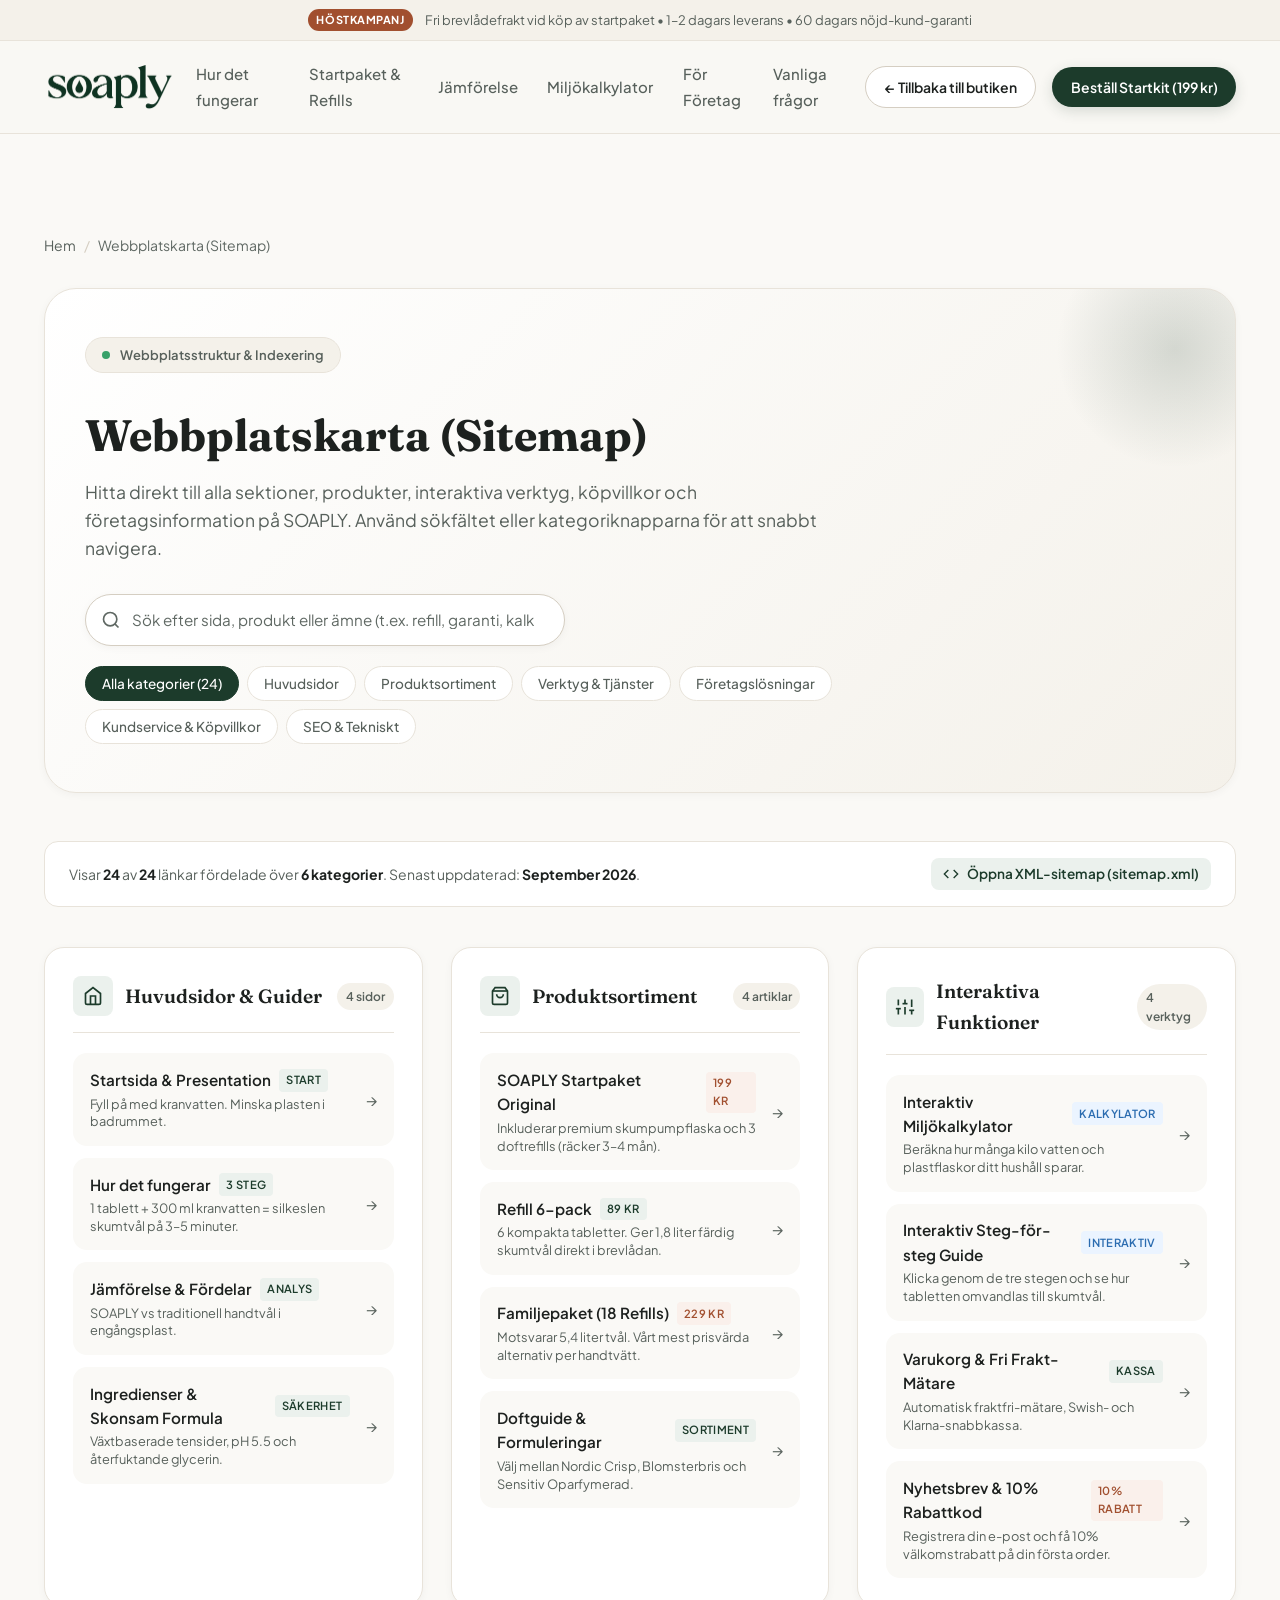
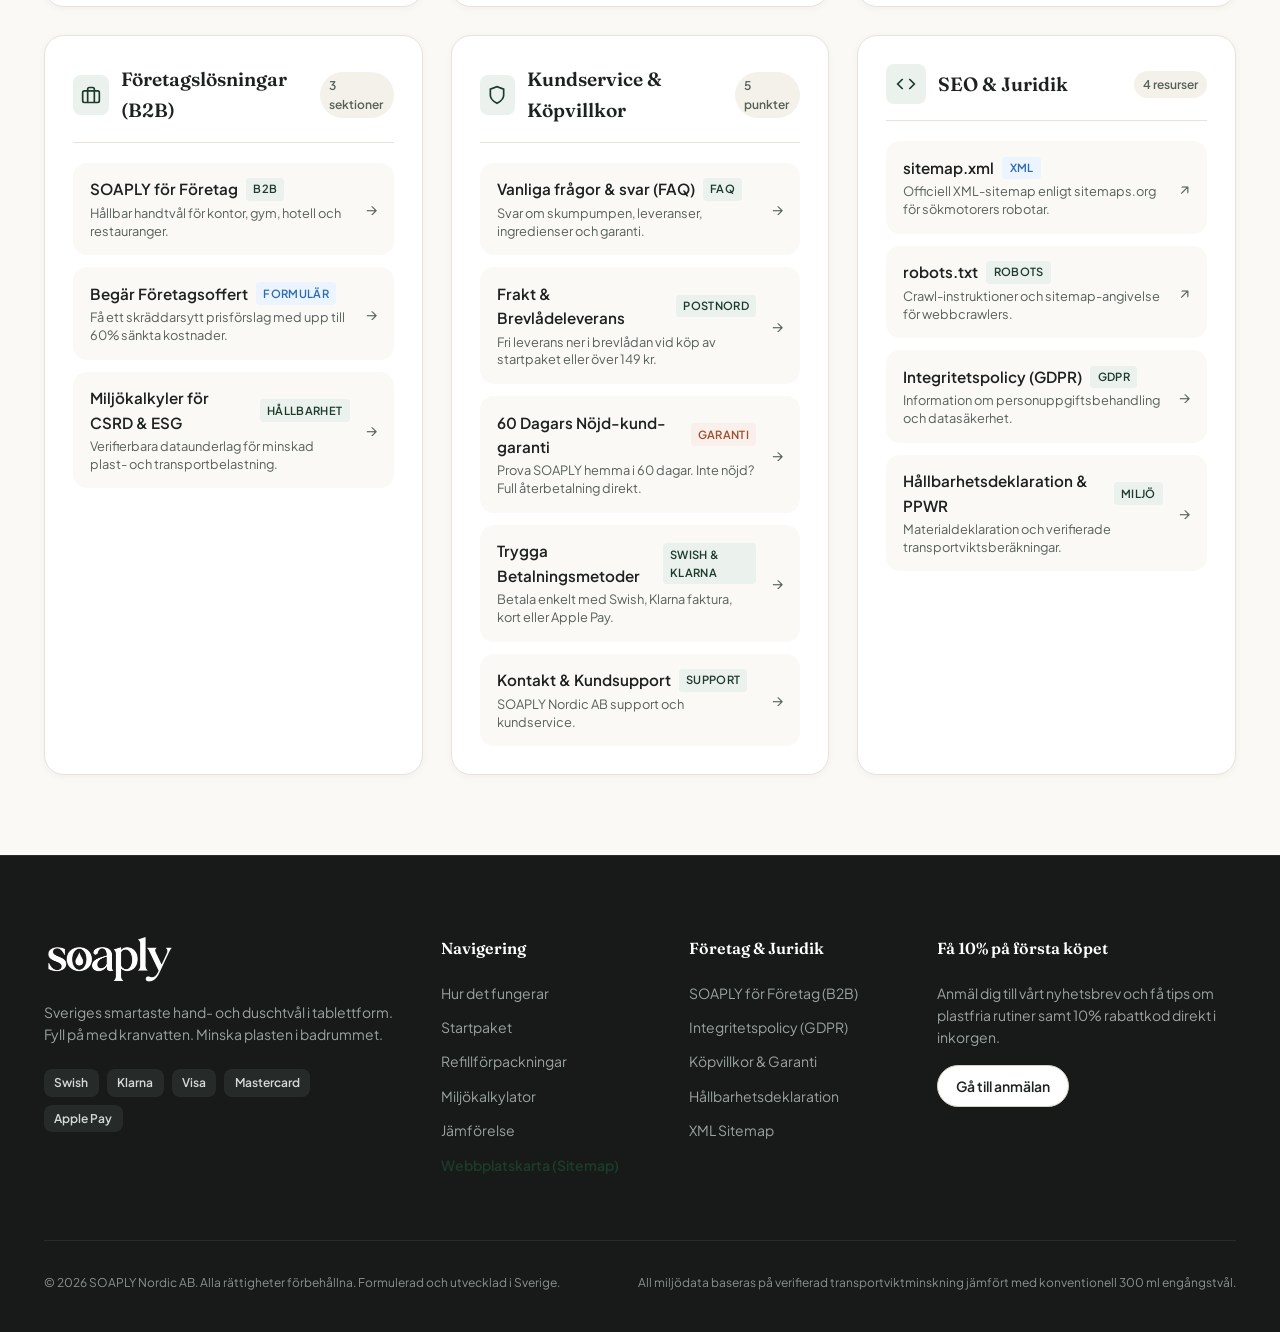
<file: sitemap.html>
<!DOCTYPE html>
<html lang="sv">
<head>
  <!-- Google Tag Manager -->
  <script>(function(w,d,s,l,i){w[l]=w[l]||[];w[l].push({'gtm.start':
  new Date().getTime(),event:'gtm.js'});var f=d.getElementsByTagName(s)[0],
  j=d.createElement(s),dl=l!='dataLayer'?'&l='+l:'';j.async=true;j.src=
  'https://www.googletagmanager.com/gtm.js?id='+i+dl;f.parentNode.insertBefore(j,f);
  })(window,document,'script','dataLayer','GTM-WG7BVHJV');</script>
  <!-- End Google Tag Manager -->
  <meta charset="UTF-8">
  <meta name="viewport" content="width=device-width, initial-scale=1.0">
  <title>Webbplatskarta (Sitemap) – SOAPLY Nordic</title>
  <meta name="description" content="Komplett webbplatskarta och sitemap för SOAPLY. Hitta direkt till startpaket, refills, miljökalkylator, guider, företagsinformation och köpvillkor.">
  <meta name="robots" content="index, follow">
  
  <!-- OpenGraph / Social Meta -->
  <meta property="og:title" content="Webbplatskarta (Sitemap) – SOAPLY Nordic">
  <meta property="og:description" content="Strukturerad översikt över hela SOAPLY:s webbplats, sortiment, funktioner och hållbarhetsguider.">
  <meta property="og:type" content="website">

  <!-- Google Fonts: Fraunces, Plus Jakarta Sans & Outfit -->
  <link rel="preconnect" href="https://fonts.googleapis.com">
  <link rel="preconnect" href="https://fonts.gstatic.com" crossorigin>
  <link href="https://fonts.googleapis.com/css2?family=Fraunces:ital,opsz,wght@0,9..144,500;0,9..144,600;0,9..144,700;1,9..144,400&family=Outfit:wght@400;500;600;700&family=Plus+Jakarta+Sans:wght@300;400;500;600;700&display=swap" rel="stylesheet">
  
  <link rel="stylesheet" href="style.css?v=morkt-1">
  <link rel="sitemap" type="application/xml" title="Sitemap" href="sitemap.xml">
</head>
<body>
  <!-- Google Tag Manager (noscript) -->
  <noscript><iframe src="https://www.googletagmanager.com/ns.html?id=GTM-WG7BVHJV"
  height="0" width="0" style="display:none;visibility:hidden"></iframe></noscript>
  <!-- End Google Tag Manager (noscript) -->

  <!-- Announcement Bar -->
  <aside class="announcement-bar" id="announcement-bar">
    <div class="container announcement-content">
      <span class="announcement-badge">Höstkampanj</span>
      <p>Fri brevlådefrakt vid köp av startpaket • 1–2 dagars leverans • 60 dagars nöjd-kund-garanti</p>
    </div>
  </aside>

  <!-- Sticky Header / Navigation -->
  <header class="site-header" id="site-header">
    <div class="container header-container">
      <a href="index.html" class="brand-logo" aria-label="SOAPLY Hem">
        <img src="assets/soaply-logo-transparent.png" alt="soaply" class="brand-logo-img">
      </a>

      <nav class="desktop-nav" aria-label="Huvudmeny">
        <ul class="nav-list">
          <li><a href="index.html#how-it-works" class="nav-link">Hur det fungerar</a></li>
          <li><a href="index.html#products" class="nav-link">Startpaket & Refills</a></li>
          <li><a href="index.html#comparison" class="nav-link">Jämförelse</a></li>
          <li><a href="index.html#calculator" class="nav-link">Miljökalkylator</a></li>
          <li><a href="index.html#b2b" class="nav-link">För Företag</a></li>
          <li><a href="index.html#faq" class="nav-link">Vanliga frågor</a></li>
        </ul>
      </nav>

      <div class="header-actions">
        <a href="index.html" class="btn btn-outline btn-sm">← Tillbaka till butiken</a>
        <a href="index.html#products" class="btn btn-primary btn-sm header-cta">Beställ Startkit (199 kr)</a>
      </div>
    </div>
  </header>

  <main class="sitemap-main" id="main-content">
    <div class="container">
      
      <!-- Breadcrumb Navigation -->
      <nav class="sitemap-breadcrumb" aria-label="Brödsmulor">
        <a href="index.html">Hem</a>
        <span class="separator">/</span>
        <span aria-current="page">Webbplatskarta (Sitemap)</span>
      </nav>

      <!-- Sitemap Hero Header -->
      <section class="sitemap-hero">
        <div class="sitemap-hero-content">
          <div class="hero-pill-badge">
            <span class="pulse-dot"></span>
            <span>Webbplatsstruktur & Indexering</span>
          </div>
          <h1 class="sitemap-title">Webbplatskarta (Sitemap)</h1>
          <p class="sitemap-subtitle">
            Hitta direkt till alla sektioner, produkter, interaktiva verktyg, köpvillkor och företagsinformation på SOAPLY. Använd sökfältet eller kategoriknapparna för att snabbt navigera.
          </p>

          <div class="sitemap-controls">
            <div class="sitemap-search-wrap">
              <svg width="20" height="20" viewBox="0 0 24 24" fill="none" stroke="currentColor" stroke-width="2">
                <circle cx="11" cy="11" r="8"></circle>
                <line x1="21" y1="21" x2="16.65" y2="16.65"></line>
              </svg>
              <input type="search" id="sitemap-search-input" class="sitemap-search-input" placeholder="Sök efter sida, produkt eller ämne (t.ex. refill, garanti, kalkylator)..." aria-label="Sök i webbplatskarta">
            </div>

            <div class="sitemap-filter-pills" role="tablist" aria-label="Filtrera kategorier">
              <button class="sitemap-filter-btn active" data-category="all" role="tab" aria-selected="true">Alla kategorier (<span id="total-count">24</span>)</button>
              <button class="sitemap-filter-btn" data-category="main" role="tab" aria-selected="false">Huvudsidor</button>
              <button class="sitemap-filter-btn" data-category="products" role="tab" aria-selected="false">Produktsortiment</button>
              <button class="sitemap-filter-btn" data-category="tools" role="tab" aria-selected="false">Verktyg & Tjänster</button>
              <button class="sitemap-filter-btn" data-category="b2b" role="tab" aria-selected="false">Företagslösningar</button>
              <button class="sitemap-filter-btn" data-category="service" role="tab" aria-selected="false">Kundservice & Köpvillkor</button>
              <button class="sitemap-filter-btn" data-category="technical" role="tab" aria-selected="false">SEO & Tekniskt</button>
            </div>
          </div>
        </div>
      </section>

      <!-- Metadata & Info Bar -->
      <aside class="sitemap-stats-bar">
        <div class="sitemap-stats-text">
          Visar <strong id="visible-count">24</strong> av <strong>24</strong> länkar fördelade över <strong>6 kategorier</strong>. Senast uppdaterad: <strong>September 2026</strong>.
        </div>
        <a href="sitemap.xml" target="_blank" class="sitemap-xml-link" title="Öppna maskinläsbar XML-sitemap">
          <svg width="16" height="16" viewBox="0 0 24 24" fill="none" stroke="currentColor" stroke-width="2">
            <polyline points="16 18 22 12 16 6"></polyline>
            <polyline points="8 6 2 12 8 18"></polyline>
          </svg>
          <span>Öppna XML-sitemap (sitemap.xml)</span>
        </a>
      </aside>

      <!-- Sitemap Content Grid -->
      <div class="sitemap-grid" id="sitemap-grid">
        
        <!-- Kategori 1: Huvudsidor & Kärnpresentation -->
        <article class="sitemap-card" data-category="main">
          <header class="sitemap-card-header">
            <div class="sitemap-card-title-group">
              <div class="sitemap-card-icon" aria-hidden="true">
                <svg width="20" height="20" viewBox="0 0 24 24" fill="none" stroke="currentColor" stroke-width="2">
                  <path d="M3 9l9-7 9 7v11a2 2 0 0 1-2 2H5a2 2 0 0 1-2-2z"></path>
                  <polyline points="9 22 9 12 15 12 15 22"></polyline>
                </svg>
              </div>
              <h2 class="sitemap-card-title">Huvudsidor & Guider</h2>
            </div>
            <span class="sitemap-badge">4 sidor</span>
          </header>

          <ul class="sitemap-list">
            <li class="sitemap-item" data-keywords="start hem landningssida badrum kranvatten soaply introduktion">
              <a href="index.html#hero" class="sitemap-link-card">
                <div class="sitemap-link-details">
                  <span class="sitemap-link-name">
                    Startsida & Presentation
                    <span class="sitemap-link-tag">Start</span>
                  </span>
                  <span class="sitemap-link-desc">Fyll på med kranvatten. Minska plasten i badrummet.</span>
                </div>
                <span class="sitemap-link-arrow">→</span>
              </a>
            </li>

            <li class="sitemap-item" data-keywords="hur det fungerar steg kranvatten tablett skumtvål upplösning 3 minuter instruktion">
              <a href="index.html#how-it-works" class="sitemap-link-card">
                <div class="sitemap-link-details">
                  <span class="sitemap-link-name">
                    Hur det fungerar
                    <span class="sitemap-link-tag">3 steg</span>
                  </span>
                  <span class="sitemap-link-desc">1 tablett + 300 ml kranvatten = silkeslen skumtvål på 3–5 minuter.</span>
                </div>
                <span class="sitemap-link-arrow">→</span>
              </a>
            </li>

            <li class="sitemap-item" data-keywords="jämförelse traditionell tvål engångsplast fördelar miljö transport koldioxid ekonomi">
              <a href="index.html#comparison" class="sitemap-link-card">
                <div class="sitemap-link-details">
                  <span class="sitemap-link-name">
                    Jämförelse & Fördelar
                    <span class="sitemap-link-tag">Analys</span>
                  </span>
                  <span class="sitemap-link-desc">SOAPLY vs traditionell handtvål i engångsplast.</span>
                </div>
                <span class="sitemap-link-arrow">→</span>
              </a>
            </li>

            <li class="sitemap-item" data-keywords="ingredienser dermatologiskt pH 5.5 växttensider glycerin skonsam barn allergi formulering">
              <a href="index.html#ingredients" class="sitemap-link-card">
                <div class="sitemap-link-details">
                  <span class="sitemap-link-name">
                    Ingredienser & Skonsam Formula
                    <span class="sitemap-link-tag">Säkerhet</span>
                  </span>
                  <span class="sitemap-link-desc">Växtbaserade tensider, pH 5.5 och återfuktande glycerin.</span>
                </div>
                <span class="sitemap-link-arrow">→</span>
              </a>
            </li>
          </ul>
        </article>

        <!-- Kategori 2: Produktsortiment & Beställning -->
        <article class="sitemap-card" data-category="products">
          <header class="sitemap-card-header">
            <div class="sitemap-card-title-group">
              <div class="sitemap-card-icon" aria-hidden="true">
                <svg width="20" height="20" viewBox="0 0 24 24" fill="none" stroke="currentColor" stroke-width="2">
                  <path d="M6 2L3 6v14a2 2 0 0 0 2 2h14a2 2 0 0 0 2-2V6l-3-4z"></path>
                  <line x1="3" y1="6" x2="21" y2="6"></line>
                  <path d="M16 10a4 4 0 0 1-8 0"></path>
                </svg>
              </div>
              <h2 class="sitemap-card-title">Produktsortiment</h2>
            </div>
            <span class="sitemap-badge">4 artiklar</span>
          </header>

          <ul class="sitemap-list">
            <li class="sitemap-item" data-keywords="startpaket flaska pump 3 refills nordic sand pure white slate grey 199 kr köp">
              <a href="index.html#card-starter-kit" class="sitemap-link-card">
                <div class="sitemap-link-details">
                  <span class="sitemap-link-name">
                    SOAPLY Startpaket Original
                    <span class="sitemap-link-tag tag-orange">199 kr</span>
                  </span>
                  <span class="sitemap-link-desc">Inkluderar premium skumpumpflaska och 3 doftrefills (räcker 3–4 mån).</span>
                </div>
                <span class="sitemap-link-arrow">→</span>
              </a>
            </li>

            <li class="sitemap-item" data-keywords="refill 6-pack tabletter citrongräs eukalyptus lavendel bergamott sensitiv oparfymerad 89 kr">
              <a href="index.html#card-refill-6" class="sitemap-link-card">
                <div class="sitemap-link-details">
                  <span class="sitemap-link-name">
                    Refill 6-pack
                    <span class="sitemap-link-tag">89 kr</span>
                  </span>
                  <span class="sitemap-link-desc">6 kompakta tabletter. Ger 1,8 liter färdig skumtvål direkt i brevlådan.</span>
                </div>
                <span class="sitemap-link-arrow">→</span>
              </a>
            </li>

            <li class="sitemap-item" data-keywords="familjepaket 18-pack storförpackning årspaket 229 kr mängdrabatt fri frakt">
              <a href="index.html#card-refill-18" class="sitemap-link-card">
                <div class="sitemap-link-details">
                  <span class="sitemap-link-name">
                    Familjepaket (18 Refills)
                    <span class="sitemap-link-tag tag-orange">229 kr</span>
                  </span>
                  <span class="sitemap-link-desc">Motsvarar 5,4 liter tvål. Vårt mest prisvärda alternativ per handtvätt.</span>
                </div>
                <span class="sitemap-link-arrow">→</span>
              </a>
            </li>

            <li class="sitemap-item" data-keywords="dofter eteriska oljor parfymfri sensitiv trio citrongräs lavendel bergamott allergivänlig">
              <a href="index.html#products" class="sitemap-link-card">
                <div class="sitemap-link-details">
                  <span class="sitemap-link-name">
                    Doftguide & Formuleringar
                    <span class="sitemap-link-tag">Sortiment</span>
                  </span>
                  <span class="sitemap-link-desc">Välj mellan Nordic Crisp, Blomsterbris och Sensitiv Oparfymerad.</span>
                </div>
                <span class="sitemap-link-arrow">→</span>
              </a>
            </li>
          </ul>
        </article>

        <!-- Kategori 3: Interaktiva Verktyg & Tjänster -->
        <article class="sitemap-card" data-category="tools">
          <header class="sitemap-card-header">
            <div class="sitemap-card-title-group">
              <div class="sitemap-card-icon" aria-hidden="true">
                <svg width="20" height="20" viewBox="0 0 24 24" fill="none" stroke="currentColor" stroke-width="2">
                  <line x1="4" y1="21" x2="4" y2="14"></line>
                  <line x1="4" y1="10" x2="4" y2="3"></line>
                  <line x1="12" y1="21" x2="12" y2="12"></line>
                  <line x1="12" y1="8" x2="12" y2="3"></line>
                  <line x1="20" y1="21" x2="20" y2="16"></line>
                  <line x1="20" y1="12" x2="20" y2="3"></line>
                  <line x1="1" y1="14" x2="7" y2="14"></line>
                  <line x1="9" y1="8" x2="15" y2="8"></line>
                  <line x1="17" y1="16" x2="23" y2="16"></line>
                </svg>
              </div>
              <h2 class="sitemap-card-title">Interaktiva Funktioner</h2>
            </div>
            <span class="sitemap-badge">4 verktyg</span>
          </header>

          <ul class="sitemap-list">
            <li class="sitemap-item" data-keywords="miljökalkylator kalkylator besparing plast vatten pengar hushåll slider beräkna">
              <a href="index.html#calculator" class="sitemap-link-card">
                <div class="sitemap-link-details">
                  <span class="sitemap-link-name">
                    Interaktiv Miljökalkylator
                    <span class="sitemap-link-tag tag-blue">Kalkylator</span>
                  </span>
                  <span class="sitemap-link-desc">Beräkna hur många kilo vatten och plastflaskor ditt hushåll sparar.</span>
                </div>
                <span class="sitemap-link-arrow">→</span>
              </a>
            </li>

            <li class="sitemap-item" data-keywords="stegväljare animation upplösningsförlopp 300 ml skumpump förhandsvisning">
              <a href="index.html#how-it-works" class="sitemap-link-card">
                <div class="sitemap-link-details">
                  <span class="sitemap-link-name">
                    Interaktiv Steg-för-steg Guide
                    <span class="sitemap-link-tag tag-blue">Interaktiv</span>
                  </span>
                  <span class="sitemap-link-desc">Klicka genom de tre stegen och se hur tabletten omvandlas till skumtvål.</span>
                </div>
                <span class="sitemap-link-arrow">→</span>
              </a>
            </li>

            <li class="sitemap-item" data-keywords="varukorg kassa checkout fraktindikator fri frakt klarna swish drawer sidopanel">
              <a href="index.html#products" class="sitemap-link-card">
                <div class="sitemap-link-details">
                  <span class="sitemap-link-name">
                    Varukorg & Fri Frakt-Mätare
                    <span class="sitemap-link-tag">Kassa</span>
                  </span>
                  <span class="sitemap-link-desc">Automatisk fraktfri-mätare, Swish- och Klarna-snabbkassa.</span>
                </div>
                <span class="sitemap-link-arrow">→</span>
              </a>
            </li>

            <li class="sitemap-item" data-keywords="nyhetsbrev rabatt 10 procent rabattkod vardagslugn10 anmälan erbjudande">
              <a href="index.html#newsletter-form" class="sitemap-link-card">
                <div class="sitemap-link-details">
                  <span class="sitemap-link-name">
                    Nyhetsbrev & 10% Rabattkod
                    <span class="sitemap-link-tag tag-orange">10% Rabatt</span>
                  </span>
                  <span class="sitemap-link-desc">Registrera din e-post och få 10% välkomstrabatt på din första order.</span>
                </div>
                <span class="sitemap-link-arrow">→</span>
              </a>
            </li>
          </ul>
        </article>

        <!-- Kategori 4: Företagslösningar (B2B) -->
        <article class="sitemap-card" data-category="b2b">
          <header class="sitemap-card-header">
            <div class="sitemap-card-title-group">
              <div class="sitemap-card-icon" aria-hidden="true">
                <svg width="20" height="20" viewBox="0 0 24 24" fill="none" stroke="currentColor" stroke-width="2">
                  <rect x="2" y="7" width="20" height="14" rx="2" ry="2"></rect>
                  <path d="M16 21V5a2 2 0 0 0-2-2h-4a2 2 0 0 0-2 2v16"></path>
                </svg>
              </div>
              <h2 class="sitemap-card-title">Företagslösningar (B2B)</h2>
            </div>
            <span class="sitemap-badge">3 sektioner</span>
          </header>

          <ul class="sitemap-list">
            <li class="sitemap-item" data-keywords="företag b2b kontor hotell gym fastighet tvättställ hygien toaletter">
              <a href="index.html#b2b" class="sitemap-link-card">
                <div class="sitemap-link-details">
                  <span class="sitemap-link-name">
                    SOAPLY för Företag
                    <span class="sitemap-link-tag">B2B</span>
                  </span>
                  <span class="sitemap-link-desc">Hållbar handtvål för kontor, gym, hotell och restauranger.</span>
                </div>
                <span class="sitemap-link-arrow">→</span>
              </a>
            </li>

            <li class="sitemap-item" data-keywords="offert offertförfrågan b2b offertformulär volympris grossist storkund">
              <a href="index.html#b2b" class="sitemap-link-card">
                <div class="sitemap-link-details">
                  <span class="sitemap-link-name">
                    Begär Företagsoffert
                    <span class="sitemap-link-tag tag-blue">Formulär</span>
                  </span>
                  <span class="sitemap-link-desc">Få ett skräddarsytt prisförslag med upp till 60% sänkta kostnader.</span>
                </div>
                <span class="sitemap-link-arrow">→</span>
              </a>
            </li>

            <li class="sitemap-item" data-keywords="csrd hållbarhetsrapport esg miljöredovisning koldioxidutsläpp transportvikt lageryta">
              <a href="index.html#b2b" class="sitemap-link-card">
                <div class="sitemap-link-details">
                  <span class="sitemap-link-name">
                    Miljökalkyler för CSRD & ESG
                    <span class="sitemap-link-tag">Hållbarhet</span>
                  </span>
                  <span class="sitemap-link-desc">Verifierbara dataunderlag för minskad plast- och transportbelastning.</span>
                </div>
                <span class="sitemap-link-arrow">→</span>
              </a>
            </li>
          </ul>
        </article>

        <!-- Kategori 5: Kundservice, Leverans & Trygghet -->
        <article class="sitemap-card" data-category="service">
          <header class="sitemap-card-header">
            <div class="sitemap-card-title-group">
              <div class="sitemap-card-icon" aria-hidden="true">
                <svg width="20" height="20" viewBox="0 0 24 24" fill="none" stroke="currentColor" stroke-width="2">
                  <path d="M12 22s8-4 8-10V5l-8-3-8 3v7c0 6 8 10 8 10z"></path>
                </svg>
              </div>
              <h2 class="sitemap-card-title">Kundservice & Köpvillkor</h2>
            </div>
            <span class="sitemap-badge">5 punkter</span>
          </header>

          <ul class="sitemap-list">
            <li class="sitemap-item" data-keywords="vanliga frågor faq frågor svar skumpump dosering upplösning hållbarhet">
              <a href="index.html#faq" class="sitemap-link-card">
                <div class="sitemap-link-details">
                  <span class="sitemap-link-name">
                    Vanliga frågor & svar (FAQ)
                    <span class="sitemap-link-tag">FAQ</span>
                  </span>
                  <span class="sitemap-link-desc">Svar om skumpumpen, leveranser, ingredienser och garanti.</span>
                </div>
                <span class="sitemap-link-arrow">→</span>
              </a>
            </li>

            <li class="sitemap-item" data-keywords="frakt leverans brevinkast postnord postombud fri frakt 1-2 dagar">
              <a href="index.html#faq" class="sitemap-link-card">
                <div class="sitemap-link-details">
                  <span class="sitemap-link-name">
                    Frakt & Brevlådeleverans
                    <span class="sitemap-link-tag">PostNord</span>
                  </span>
                  <span class="sitemap-link-desc">Fri leverans ner i brevlådan vid köp av startpaket eller över 149 kr.</span>
                </div>
                <span class="sitemap-link-arrow">→</span>
              </a>
            </li>

            <li class="sitemap-item" data-keywords="nöjd kund garanti 60 dagar prova riskfritt pengarna tillbaka retur">
              <a href="index.html#faq" class="sitemap-link-card">
                <div class="sitemap-link-details">
                  <span class="sitemap-link-name">
                    60 Dagars Nöjd-kund-garanti
                    <span class="sitemap-link-tag tag-orange">Garanti</span>
                  </span>
                  <span class="sitemap-link-desc">Prova SOAPLY hemma i 60 dagar. Inte nöjd? Full återbetalning direkt.</span>
                </div>
                <span class="sitemap-link-arrow">→</span>
              </a>
            </li>

            <li class="sitemap-item" data-keywords="betalsätt swish klarna visa mastercard faktura säker betalning">
              <a href="index.html#site-footer" class="sitemap-link-card">
                <div class="sitemap-link-details">
                  <span class="sitemap-link-name">
                    Trygga Betalningsmetoder
                    <span class="sitemap-link-tag">Swish & Klarna</span>
                  </span>
                  <span class="sitemap-link-desc">Betala enkelt med Swish, Klarna faktura, kort eller Apple Pay.</span>
                </div>
                <span class="sitemap-link-arrow">→</span>
              </a>
            </li>

            <li class="sitemap-item" data-keywords="kontakt kundservice support e-post returadress reklamation">
              <a href="index.html#site-footer" class="sitemap-link-card">
                <div class="sitemap-link-details">
                  <span class="sitemap-link-name">
                    Kontakt & Kundsupport
                    <span class="sitemap-link-tag">Support</span>
                  </span>
                  <span class="sitemap-link-desc">SOAPLY Nordic AB support och kundservice.</span>
                </div>
                <span class="sitemap-link-arrow">→</span>
              </a>
            </li>
          </ul>
        </article>

        <!-- Kategori 6: SEO, Tekniska filer & Juridik -->
        <article class="sitemap-card" data-category="technical">
          <header class="sitemap-card-header">
            <div class="sitemap-card-title-group">
              <div class="sitemap-card-icon" aria-hidden="true">
                <svg width="20" height="20" viewBox="0 0 24 24" fill="none" stroke="currentColor" stroke-width="2">
                  <polyline points="16 18 22 12 16 6"></polyline>
                  <polyline points="8 6 2 12 8 18"></polyline>
                </svg>
              </div>
              <h2 class="sitemap-card-title">SEO & Juridik</h2>
            </div>
            <span class="sitemap-badge">4 resurser</span>
          </header>

          <ul class="sitemap-list">
            <li class="sitemap-item" data-keywords="sitemap.xml xml sitemap sökmotorer google indexering urlset crawler">
              <a href="sitemap.xml" target="_blank" class="sitemap-link-card">
                <div class="sitemap-link-details">
                  <span class="sitemap-link-name">
                    sitemap.xml
                    <span class="sitemap-link-tag tag-blue">XML</span>
                  </span>
                  <span class="sitemap-link-desc">Officiell XML-sitemap enligt sitemaps.org för sökmotorers robotar.</span>
                </div>
                <span class="sitemap-link-arrow">↗</span>
              </a>
            </li>

            <li class="sitemap-item" data-keywords="robots.txt crawl direktiv user-agent robotar indexering">
              <a href="robots.txt" target="_blank" class="sitemap-link-card">
                <div class="sitemap-link-details">
                  <span class="sitemap-link-name">
                    robots.txt
                    <span class="sitemap-link-tag">Robots</span>
                  </span>
                  <span class="sitemap-link-desc">Crawl-instruktioner och sitemap-angivelse för webbcrawlers.</span>
                </div>
                <span class="sitemap-link-arrow">↗</span>
              </a>
            </li>

            <li class="sitemap-item" data-keywords="integritetspolicy gdpr personuppgifter integritet dataskydd cookies kakor">
              <a href="index.html#site-footer" class="sitemap-link-card">
                <div class="sitemap-link-details">
                  <span class="sitemap-link-name">
                    Integritetspolicy (GDPR)
                    <span class="sitemap-link-tag">GDPR</span>
                  </span>
                  <span class="sitemap-link-desc">Information om personuppgiftsbehandling och datasäkerhet.</span>
                </div>
                <span class="sitemap-link-arrow">→</span>
              </a>
            </li>

            <li class="sitemap-item" data-keywords="hållbarhetsdeklaration ppwr eu förpackningar transportberäkningar certifikat">
              <a href="index.html#ingredients" class="sitemap-link-card">
                <div class="sitemap-link-details">
                  <span class="sitemap-link-name">
                    Hållbarhetsdeklaration & PPWR
                    <span class="sitemap-link-tag">Miljö</span>
                  </span>
                  <span class="sitemap-link-desc">Materialdeklaration och verifierade transportviktsberäkningar.</span>
                </div>
                <span class="sitemap-link-arrow">→</span>
              </a>
            </li>
          </ul>
        </article>

        <!-- Tomt resultat om sökningen inte matchar något -->
        <div class="sitemap-empty-state" id="sitemap-empty-state">
          <h3>Inga länkar matchade din sökning</h3>
          <p>Testa att söka på ett annat ord som exempelvis <em>refill</em>, <em>kalkylator</em>, <em>frakt</em> eller <em>B2B</em>.</p>
          <button class="btn btn-primary btn-sm" id="reset-filter-btn">Återställ sökning</button>
        </div>

      </div>

    </div>
  </main>

  <!-- Site Footer -->
  <footer class="site-footer">
    <div class="container">
      <div class="footer-grid">
        
        <div class="footer-col brand-col">
          <div class="footer-brand">
            <a href="index.html" class="brand-logo" style="color: #FFFFFF; text-decoration: none;">
              <img src="assets/soaply-logo-transparent.png" alt="SOAPLY" class="brand-logo-img">
            </a>
          </div>
          <p class="footer-tagline">
            Sveriges smartaste hand- och duschtvål i tablettform. Fyll på med kranvatten. Minska plasten i badrummet.
          </p>
          <div class="payment-methods-row">
            <span class="pay-chip">Swish</span>
            <span class="pay-chip">Klarna</span>
            <span class="pay-chip">Visa</span>
            <span class="pay-chip">Mastercard</span>
            <span class="pay-chip">Apple Pay</span>
          </div>
        </div>

        <div class="footer-col">
          <h4 class="footer-heading">Navigering</h4>
          <ul class="footer-links">
            <li><a href="index.html#how-it-works">Hur det fungerar</a></li>
            <li><a href="index.html#products">Startpaket</a></li>
            <li><a href="index.html#products">Refillförpackningar</a></li>
            <li><a href="index.html#calculator">Miljökalkylator</a></li>
            <li><a href="index.html#comparison">Jämförelse</a></li>
            <li><a href="sitemap.html" style="font-weight: 600; color: var(--color-accent-sage);">Webbplatskarta (Sitemap)</a></li>
          </ul>
        </div>

        <div class="footer-col">
          <h4 class="footer-heading">Företag & Juridik</h4>
          <ul class="footer-links">
            <li><a href="index.html#b2b">SOAPLY för Företag (B2B)</a></li>
            <li><a href="index.html#site-footer">Integritetspolicy (GDPR)</a></li>
            <li><a href="index.html#site-footer">Köpvillkor & Garanti</a></li>
            <li><a href="index.html#ingredients">Hållbarhetsdeklaration</a></li>
            <li><a href="sitemap.xml">XML Sitemap</a></li>
          </ul>
        </div>

        <div class="footer-col newsletter-col">
          <h4 class="footer-heading">Få 10% på första köpet</h4>
          <p class="newsletter-desc">Anmäl dig till vårt nyhetsbrev och få tips om plastfria rutiner samt 10% rabattkod direkt i inkorgen.</p>
          <a href="index.html#newsletter-form" class="btn btn-outline btn-sm" style="display: inline-block;">Gå till anmälan</a>
        </div>

      </div>

      <div class="footer-bottom">
        <p>© 2026 SOAPLY Nordic AB. Alla rättigheter förbehållna. Formulerad och utvecklad i Sverige.</p>
        <p class="legal-disclaimer">All miljödata baseras på verifierad transportviktminskning jämfört med konventionell 300 ml engångstvål.</p>
      </div>
    </div>
  </footer>

  <!-- Sitemap Client Interactivity Script -->
  <script>
    document.addEventListener('DOMContentLoaded', () => {
      const searchInput = document.getElementById('sitemap-search-input');
      const filterBtns = document.querySelectorAll('.sitemap-filter-btn');
      const cards = document.querySelectorAll('.sitemap-card');
      const items = document.querySelectorAll('.sitemap-item');
      const emptyState = document.getElementById('sitemap-empty-state');
      const resetBtn = document.getElementById('reset-filter-btn');
      const visibleCountEl = document.getElementById('visible-count');
      const totalCountEl = document.getElementById('total-count');

      totalCountEl.textContent = items.length;

      let activeCategory = 'all';
      let searchQuery = '';

      function filterItems() {
        let visibleCount = 0;

        cards.forEach(card => {
          const cardCategory = card.getAttribute('data-category');
          const categoryMatches = (activeCategory === 'all' || activeCategory === cardCategory);
          
          let visibleInCard = 0;
          const cardItems = card.querySelectorAll('.sitemap-item');

          cardItems.forEach(item => {
            const keywords = (item.getAttribute('data-keywords') || '').toLowerCase();
            const textContent = item.textContent.toLowerCase();
            const queryMatches = !searchQuery || keywords.includes(searchQuery) || textContent.includes(searchQuery);

            if (categoryMatches && queryMatches) {
              item.classList.remove('filtered-out');
              visibleCount++;
              visibleInCard++;
            } else {
              item.classList.add('filtered-out');
            }
          });

          // Show or hide entire card depending on whether any items match
          if (visibleInCard > 0) {
            card.style.display = '';
          } else {
            card.style.display = 'none';
          }
        });

        visibleCountEl.textContent = visibleCount;

        if (visibleCount === 0) {
          emptyState.classList.add('active');
        } else {
          emptyState.classList.remove('active');
        }
      }

      // Live search input
      searchInput.addEventListener('input', (e) => {
        searchQuery = e.target.value.trim().toLowerCase();
        filterItems();
      });

      // Filter category buttons
      filterBtns.forEach(btn => {
        btn.addEventListener('click', () => {
          filterBtns.forEach(b => {
            b.classList.remove('active');
            b.setAttribute('aria-selected', 'false');
          });
          btn.classList.add('active');
          btn.setAttribute('aria-selected', 'true');
          activeCategory = btn.getAttribute('data-category');
          filterItems();
        });
      });

      // Reset button in empty state
      if (resetBtn) {
        resetBtn.addEventListener('click', () => {
          searchInput.value = '';
          searchQuery = '';
          const allBtn = document.querySelector('.sitemap-filter-btn[data-category="all"]');
          if (allBtn) allBtn.click();
        });
      }
    });
  </script>

</body>
</html>
</file>
<file: style.css>
/* ==========================================================================
   SOAPLY DESIGN SYSTEM & CORE STYLES
   Aesthetic: Warm Scandinavian Minimalism, Serene, Clean & Functional
   ========================================================================== */

:root {
  /* Color Palette */
  --color-bg: #FAF9F6;
  --color-surface: #FFFFFF;
  --color-surface-soft: #F4F1EA;
  --color-surface-greige: #ECE7DF;
  --color-surface-elevated: #FFFFFF;

  --color-text-main: #1D211F;
  --color-text-secondary: #57605B;
  --color-text-muted: #5F6863;
  --color-text-inverse: #FFFFFF;

  /* Brand Accents (Från nya loggan och bilderna) */
  --color-accent-sage: #1C3B2B;
  --color-accent-sage-hover: #13281D;
  --color-accent-sage-soft: #EBF1ED;
  --color-accent-sage-glow: rgba(28, 59, 43, 0.16);

  --color-accent-sand: #D5CCBE;
  --color-accent-terracotta: #A14F2F;
  --color-accent-terracotta-soft: #FAF0EB;

  --color-border-subtle: #E8E3DA;
  --color-border-medium: #D5CEC2;
  --color-border-focus: #1C3B2B;

  /* Nya färgvariabler (ersätter fasta färgkoder längre ner i filen) */
  /* Fasta vita toner (på mörka ytor som sidfot, B2B-kort och bildtexter) */
  --farg-vit-fast: #FFFFFF;
  --farg-vit-90: rgba(255, 255, 255, 0.9);
  --farg-vit-85: rgba(255, 255, 255, 0.85);
  --farg-vit-80: rgba(255, 255, 255, 0.8);
  --farg-vit-15: rgba(255, 255, 255, 0.15);
  --farg-vit-08: rgba(255, 255, 255, 0.08);
  --farg-ljusgron: #A3D9BE;

  /* Text på färgade knappar och etiketter */
  --farg-text-pa-accent: #FFFFFF;
  --farg-text-pa-terrakotta: #FFFFFF;
  --farg-orange: #EEA15E;
  --farg-text-pa-orange: #35200F;
  --farg-knapp-vit-bakgrund: #FFFFFF;
  --farg-knapp-vit-hover: #F8F9F8;
  --farg-knapp-vit-text: #1C3B2B;
  --farg-toast-text: #FFFFFF;
  --farg-stjarnor: #A8650F;
  --farg-lyckad: #276749;
  --farg-status-gron: #38A169;
  --farg-status-gron-70: rgba(56, 161, 105, 0.7);
  --farg-status-gron-0: rgba(56, 161, 105, 0);
  --farg-tagg-bla-bakgrund: #EBF4FF;
  --farg-tagg-bla-text: #2B6CB0;

  /* Ytor och kanter */
  --farg-sidhuvud-bakgrund: #F9F8F4;
  --farg-sidhuvud-glas: rgba(250, 249, 246, 0.92);
  --farg-flytande-etikett-bakgrund: rgba(255, 255, 255, 0.9);
  --farg-flytande-etikett-kant: rgba(255, 255, 255, 0.8);
  --farg-matvarde-bakgrund: rgba(255, 255, 255, 0.6);
  --farg-forloppsspar: rgba(0, 0, 0, 0.08);
  --farg-tabellhuvud: #FAFAFA;
  --farg-markerad-cell: rgba(235, 242, 238, 0.5);
  --farg-gron-kant-30: rgba(44, 77, 62, 0.3);
  --farg-gron-10: rgba(28, 59, 43, 0.1);
  --farg-produktbild-bakgrund: #F7F5F0;
  --farg-b2b-start: #244134;
  --farg-b2b-slut: #1A3026;
  --farg-bildtext-skugga: rgba(20, 34, 26, 0.85);
  --farg-karta-start: #F0F5F2;
  --farg-karta-slut: #E2ECE5;
  --farg-karta-rutnat: rgba(28, 59, 43, 0.12);
  --farg-kartfot-bakgrund: rgba(255, 255, 255, 0.85);
  --farg-karta-tona: rgba(240, 245, 242, 0.92);
  --bild-karta: url('assets/stockholm-karta.webp');
  --farg-overlagg-45: rgba(0, 0, 0, 0.45);
  --farg-overlagg-50: rgba(0, 0, 0, 0.5);

  /* Skuggor */
  --farg-skugga-15: rgba(0, 0, 0, 0.15);
  --farg-skugga-20: rgba(0, 0, 0, 0.2);
  --farg-skugga-gron-25: rgba(44, 77, 62, 0.25);
  --farg-skugga-gron-35: rgba(28, 59, 43, 0.35);

  /* Sidfot (mörk i båda lägena) */
  --farg-sidfot-bakgrund: #171A19;
  --farg-sidfot-kant: #282D2B;
  --farg-sidfot-text: #9AA39E;
  --farg-sidfot-text-svag: #8A928E;
  --farg-sidfot-chip: #262B29;
  --farg-sidfot-chip-text: #D3D9D5;
  --farg-sidfot-falt: #212624;
  --farg-sidfot-falt-kant: #363E3A;
  --farg-sidfot-cta-bakgrund: #F4F1EA;
  --farg-sidfot-cta-text: #1C3B2B;
  --farg-sidfot-cta-hover: #E1E9DF;
  --farg-sidfot-cta-hover-text: #13281D;

  /* Hero-sektionen */
  --farg-hero-bakgrund: #F4F0E8;
  --farg-hero-sloja-70: rgba(250, 249, 246, 0.70);
  --farg-hero-sloja-92: rgba(250, 249, 246, 0.92);
  --farg-hero-sloja-20: rgba(250, 249, 246, 0.20);
  --farg-hero-sloja-91: rgba(250, 249, 246, 0.91);
  --farg-hero-sloja-94: rgba(250, 249, 246, 0.94);
  --farg-hero-rubrik: #1C3B2B;
  --farg-hero-text: #293D32;
  --farg-hero-etikett: #F4F6EF;
  --farg-hero-knapp-bakgrund: #FAF9F6;
  --farg-hero-knapp-text: #1C3B2B;
  --farg-hero-knapp-hover: #E6ECE3;
  --farg-hero-knapp-hover-text: #13281D;
  --farg-hero-pill-bakgrund: rgba(250, 249, 246, 0.96);
  --farg-hero-pill-kant: #D6DBD1;
  --farg-fokus-terrakotta: #A14F2F;

  /* Typography */
  --font-serif: 'Fraunces', 'Playfair Display', Georgia, serif;
  --font-heading: 'Fraunces', 'Outfit', Georgia, serif;
  --font-sans: 'Plus Jakarta Sans', -apple-system, BlinkMacSystemFont, 'Segoe UI', Roboto, sans-serif;
  --font-body: 'Plus Jakarta Sans', -apple-system, BlinkMacSystemFont, 'Segoe UI', Roboto, sans-serif;

  /* Shadows & Elevation */
  --shadow-sm: 0 2px 8px rgba(29, 33, 31, 0.04);
  --shadow-md: 0 8px 24px rgba(29, 33, 31, 0.06);
  --shadow-lg: 0 16px 40px rgba(29, 33, 31, 0.09);
  --shadow-xl: 0 24px 60px rgba(29, 33, 31, 0.12);

  /* Border Radii */
  --radius-sm: 8px;
  --radius-md: 14px;
  --radius-lg: 20px;
  --radius-xl: 32px;
  --radius-full: 9999px;

  /* Transitions */
  --transition-fast: 0.18s cubic-bezier(0.16, 1, 0.3, 1);
  --transition-normal: 0.3s cubic-bezier(0.16, 1, 0.3, 1);
  --transition-slow: 0.5s cubic-bezier(0.16, 1, 0.3, 1);
}

/* --------------------------------------------------------------------------
   RESET & BASE
   -------------------------------------------------------------------------- */
*, *::before, *::after {
  box-sizing: border-box;
  margin: 0;
  padding: 0;
}

html {
  font-size: 16px;
  scroll-behavior: smooth;
  -webkit-font-smoothing: antialiased;
  -moz-osx-font-smoothing: grayscale;
}

body {
  font-family: var(--font-body);
  background-color: var(--color-bg);
  color: var(--color-text-main);
  line-height: 1.6;
  overflow-x: hidden;
}

img {
  max-width: 100%;
  height: auto;
  display: block;
}

a {
  color: inherit;
  text-decoration: none;
  transition: color var(--transition-fast);
}

button {
  font-family: inherit;
  cursor: pointer;
  border: none;
  background: none;
  outline: none;
}

input, select, textarea {
  font-family: inherit;
  font-size: 1rem;
}

.container {
  width: 100%;
  max-width: 1240px;
  margin: 0 auto;
  padding: 0 1.5rem;
}

.max-w-narrow {
  max-width: 860px;
}

.text-center {
  text-align: center;
}

/* --------------------------------------------------------------------------
   TYPOGRAPHY HELPERS & KICKERS
   -------------------------------------------------------------------------- */
.section-header {
  margin-bottom: 3.5rem;
}

.section-kicker {
  display: inline-block;
  font-family: var(--font-body);
  font-size: 0.8125rem;
  font-weight: 700;
  text-transform: uppercase;
  letter-spacing: 0.12em;
  color: var(--color-accent-sage);
  background-color: var(--color-accent-sage-soft);
  padding: 0.35rem 0.85rem;
  border-radius: var(--radius-full);
  margin-bottom: 0.875rem;
}

.kicker-light {
  color: var(--farg-vit-fast);
  background-color: var(--farg-vit-15);
}

.section-title {
  font-family: var(--font-heading);
  font-size: 2.25rem;
  font-weight: 700;
  line-height: 1.2;
  color: var(--color-text-main);
  margin-bottom: 1rem;
  letter-spacing: -0.02em;
}

@media (min-width: 768px) {
  .section-title {
    font-size: 2.75rem;
  }
}

.section-lead {
  font-size: 1.125rem;
  color: var(--color-text-secondary);
  max-width: 680px;
  margin: 0 auto;
}

/* --------------------------------------------------------------------------
   BUTTONS
   -------------------------------------------------------------------------- */
.btn {
  display: inline-flex;
  align-items: center;
  justify-content: center;
  gap: 0.5rem;
  font-weight: 600;
  border-radius: var(--radius-full);
  transition: all var(--transition-normal);
  text-align: center;
  white-space: nowrap;
}

.btn-primary {
  background-color: var(--color-accent-sage);
  color: var(--farg-text-pa-accent);
  box-shadow: 0 4px 14px var(--color-accent-sage-glow);
}

.btn-primary:hover {
  background-color: var(--color-accent-sage-hover);
  transform: translateY(-2px);
  box-shadow: 0 8px 22px var(--farg-skugga-gron-25);
  color: var(--farg-text-pa-accent);
}

.btn-outline {
  border: 1.5px solid var(--color-border-medium);
  background-color: var(--color-surface);
  color: var(--color-text-main);
}

.btn-outline:hover {
  border-color: var(--color-accent-sage);
  color: var(--color-accent-sage);
  background-color: var(--color-accent-sage-soft);
  transform: translateY(-2px);
}

.btn-white {
  background-color: var(--farg-knapp-vit-bakgrund);
  color: var(--farg-knapp-vit-text);
  font-weight: 700;
  box-shadow: var(--shadow-sm);
}

.btn-white:hover {
  background-color: var(--farg-knapp-vit-hover);
  transform: translateY(-2px);
  box-shadow: var(--shadow-md);
}

.btn-sm {
  padding: 0.55rem 1.15rem;
  font-size: 0.875rem;
}

.btn-md {
  padding: 0.85rem 1.75rem;
  font-size: 1rem;
}

.btn-lg {
  padding: 1.05rem 2.25rem;
  font-size: 1.0625rem;
}

.btn-block {
  width: 100%;
}

/* --------------------------------------------------------------------------
   ANNOUNCEMENT BAR
   -------------------------------------------------------------------------- */
.announcement-bar {
  background-color: var(--color-surface-soft);
  border-bottom: 1px solid var(--color-border-subtle);
  padding: 0.55rem 0;
  font-size: 0.8125rem;
  color: var(--color-text-secondary);
}

.announcement-content {
  display: flex;
  align-items: center;
  justify-content: center;
  gap: 0.75rem;
  flex-wrap: wrap;
  text-align: center;
}

.announcement-badge {
  background-color: var(--color-accent-terracotta);
  color: var(--farg-text-pa-terrakotta);
  font-weight: 700;
  font-size: 0.6875rem;
  padding: 0.15rem 0.55rem;
  border-radius: var(--radius-full);
  text-transform: uppercase;
  letter-spacing: 0.05em;
}

/* --------------------------------------------------------------------------
   STICKY HEADER
   -------------------------------------------------------------------------- */
.site-header {
  position: sticky;
  top: 0;
  z-index: 100;
  background-color: var(--farg-sidhuvud-glas);
  backdrop-filter: blur(14px);
  -webkit-backdrop-filter: blur(14px);
  border-bottom: 1px solid var(--color-border-subtle);
  transition: all var(--transition-normal);
}

.header-container {
  display: flex;
  align-items: center;
  justify-content: space-between;
  height: 72px;
}

.brand-logo {
  display: flex;
  align-items: center;
  gap: 0.5rem;
  font-family: var(--font-heading);
  font-weight: 700;
  font-size: 1.5rem;
  letter-spacing: 0.04em;
  color: var(--color-accent-sage);
}

.brand-logo-img {
  height: 38px;
  width: auto;
  max-width: 150px;
  object-fit: contain;
  mix-blend-mode: multiply;
  display: block;
  transition: transform var(--transition-fast);
}

.brand-logo:hover .brand-logo-img {
  transform: scale(1.04);
}

.logo-mark {
  display: flex;
  align-items: center;
  justify-content: center;
}

.desktop-nav .nav-list {
  display: flex;
  align-items: center;
  list-style: none;
  gap: 1.85rem;
}

.nav-link {
  font-size: 0.9375rem;
  font-weight: 500;
  color: var(--color-text-secondary);
  position: relative;
  padding: 0.25rem 0;
}

.nav-link:hover {
  color: var(--color-accent-sage);
}

.nav-link::after {
  content: '';
  position: absolute;
  bottom: 0;
  left: 0;
  width: 0;
  height: 2px;
  background-color: var(--color-accent-sage);
  transition: width var(--transition-fast);
}

.nav-link:hover::after {
  width: 100%;
}

.header-actions {
  display: flex;
  align-items: center;
  gap: 1rem;
}

.cart-trigger-btn {
  position: relative;
  padding: 0.55rem;
  border-radius: var(--radius-full);
  background-color: var(--color-surface);
  border: 1px solid var(--color-border-subtle);
  color: var(--color-text-main);
  transition: all var(--transition-fast);
  display: flex;
  align-items: center;
  justify-content: center;
}

.cart-trigger-btn:hover {
  background-color: var(--color-accent-sage-soft);
  color: var(--color-accent-sage);
  border-color: var(--color-accent-sage);
}

.cart-count {
  position: absolute;
  top: -4px;
  right: -4px;
  background-color: var(--color-accent-sage);
  color: var(--farg-text-pa-accent);
  font-size: 0.6875rem;
  font-weight: 700;
  width: 19px;
  height: 19px;
  border-radius: 50%;
  display: flex;
  align-items: center;
  justify-content: center;
  box-shadow: 0 2px 5px var(--farg-skugga-15);
}

.mobile-menu-toggle {
  display: none;
  flex-direction: column;
  justify-content: space-around;
  width: 32px;
  height: 24px;
  background: transparent;
  padding: 0;
}

.mobile-menu-toggle span {
  width: 100%;
  height: 2px;
  background-color: var(--color-text-main);
  border-radius: 2px;
  transition: all var(--transition-fast);
}

/* Mobile Nav Drawer */
.mobile-nav {
  display: none;
  position: absolute;
  top: 100%;
  left: 0;
  width: 100%;
  background-color: var(--color-surface);
  border-bottom: 1px solid var(--color-border-subtle);
  padding: 1.5rem;
  box-shadow: var(--shadow-lg);
}

.mobile-nav.open {
  display: block;
}

.mobile-nav-list {
  list-style: none;
  display: flex;
  flex-direction: column;
  gap: 1.2rem;
}

.mobile-nav-link {
  font-size: 1.0625rem;
  font-weight: 600;
  color: var(--color-text-main);
  display: block;
}

.mobile-nav-cta {
  margin-top: 0.5rem;
}

@media (max-width: 992px) {
  .desktop-nav, .header-cta {
    display: none;
  }
  .mobile-menu-toggle {
    display: flex;
  }
}

/* --------------------------------------------------------------------------
   HERO SECTION
   -------------------------------------------------------------------------- */
.hero-section {
  padding: 4.5rem 0 3.5rem;
  position: relative;
  overflow: hidden;
}

.hero-grid {
  display: grid;
  grid-template-columns: 1fr;
  gap: 3.5rem;
  align-items: center;
}

@media (min-width: 992px) {
  .hero-grid {
    grid-template-columns: 1.15fr 0.95fr;
  }
}

.hero-pill-badge {
  display: inline-flex;
  align-items: center;
  gap: 0.6rem;
  background-color: var(--color-surface-soft);
  border: 1px solid var(--color-border-subtle);
  padding: 0.4rem 1rem;
  border-radius: var(--radius-full);
  font-size: 0.8125rem;
  font-weight: 600;
  color: var(--color-text-secondary);
  margin-bottom: 1.5rem;
}

.pulse-dot {
  width: 8px;
  height: 8px;
  border-radius: 50%;
  background-color: var(--farg-status-gron);
  box-shadow: 0 0 0 0 var(--farg-status-gron-70);
  animation: pulseAnimation 2s infinite;
}

@keyframes pulseAnimation {
  0% { box-shadow: 0 0 0 0 var(--farg-status-gron-70); }
  70% { box-shadow: 0 0 0 8px var(--farg-status-gron-0); }
  100% { box-shadow: 0 0 0 0 var(--farg-status-gron-0); }
}

.hero-title {
  font-family: var(--font-heading);
  font-size: 2.75rem;
  font-weight: 700;
  line-height: 1.15;
  color: var(--color-text-main);
  letter-spacing: -0.03em;
  margin-bottom: 1.35rem;
}

@media (min-width: 768px) {
  .hero-title {
    font-size: 3.5rem;
  }
}

.hero-subtitle {
  font-size: 1.1875rem;
  line-height: 1.65;
  color: var(--color-text-secondary);
  margin-bottom: 2rem;
  max-width: 580px;
}

.hero-subtitle strong {
  color: var(--color-accent-sage);
}

.hero-cta-group {
  display: flex;
  align-items: center;
  gap: 1rem;
  flex-wrap: wrap;
  margin-bottom: 2.25rem;
}

.hero-usps {
  display: grid;
  grid-template-columns: 1fr;
  gap: 1rem;
  padding: 1.25rem 0;
  border-top: 1px solid var(--color-border-subtle);
  border-bottom: 1px solid var(--color-border-subtle);
  margin-bottom: 1.5rem;
}

@media (min-width: 576px) {
  .hero-usps {
    grid-template-columns: repeat(3, 1fr);
  }
}

.usp-item {
  display: flex;
  align-items: flex-start;
  gap: 0.65rem;
}

.usp-icon {
  color: var(--color-accent-sage);
  background-color: var(--color-accent-sage-soft);
  width: 28px;
  height: 28px;
  border-radius: 50%;
  display: flex;
  align-items: center;
  justify-content: center;
  flex-shrink: 0;
}

.usp-item div {
  display: flex;
  flex-direction: column;
  font-size: 0.8125rem;
  line-height: 1.35;
}

.usp-item strong {
  color: var(--color-text-main);
}

.usp-item span {
  color: var(--color-text-muted);
}

.hero-social-proof {
  display: flex;
  align-items: center;
  gap: 0.85rem;
  font-size: 0.875rem;
  color: var(--color-text-secondary);
}

.rating-stars {
  color: var(--farg-stjarnor);
  letter-spacing: 2px;
  font-size: 1rem;
}

/* Hero Visual Card */
.hero-visual-col {
  position: relative;
}

.hero-image-card {
  position: relative;
  border-radius: var(--radius-xl);
  overflow: hidden;
  box-shadow: var(--shadow-xl);
  background-color: var(--color-surface);
  border: 1px solid var(--color-border-subtle);
  transition: transform var(--transition-slow);
}

.hero-image-card:hover {
  transform: translateY(-4px);
}

.hero-main-img {
  width: 100%;
  height: auto;
  aspect-ratio: 4/3;
  object-fit: cover;
}

/* Floating Badges */
.floating-badge {
  position: absolute;
  display: flex;
  align-items: center;
  gap: 0.75rem;
  background: var(--farg-flytande-etikett-bakgrund);
  backdrop-filter: blur(12px);
  -webkit-backdrop-filter: blur(12px);
  padding: 0.75rem 1.15rem;
  border-radius: var(--radius-lg);
  border: 1px solid var(--farg-flytande-etikett-kant);
  box-shadow: var(--shadow-lg);
  animation: floatSubtle 6s ease-in-out infinite;
}

.badge-top-right {
  top: 1.5rem;
  right: 1.5rem;
}

.badge-bottom-left {
  bottom: 1.5rem;
  left: 1.5rem;
  animation-delay: -3s;
}

@keyframes floatSubtle {
  0%, 100% { transform: translateY(0); }
  50% { transform: translateY(-8px); }
}

.badge-icon {
  font-size: 1.35rem;
}

.badge-text {
  display: flex;
  flex-direction: column;
  line-height: 1.25;
}

.badge-text strong {
  font-size: 0.875rem;
  color: var(--color-text-main);
}

.badge-text span {
  font-size: 0.75rem;
  color: var(--color-text-muted);
}

@media (max-width: 576px) {
  .floating-badge {
    display: none;
  }
}

/* --------------------------------------------------------------------------
   TRUST STRIP
   -------------------------------------------------------------------------- */
.trust-strip {
  background-color: var(--color-surface);
  border-top: 1px solid var(--color-border-subtle);
  border-bottom: 1px solid var(--color-border-subtle);
  padding: 2.25rem 0;
}

.trust-grid {
  display: grid;
  grid-template-columns: repeat(2, 1fr);
  gap: 1.5rem;
  align-items: center;
}

@media (min-width: 768px) {
  .trust-grid {
    grid-template-columns: repeat(7, auto);
    justify-content: space-between;
  }
}

.trust-fact {
  display: flex;
  flex-direction: column;
  align-items: center;
  text-align: center;
}

.fact-number {
  font-family: var(--font-heading);
  font-size: 2.25rem;
  font-weight: 700;
  color: var(--color-accent-sage);
  line-height: 1;
  margin-bottom: 0.35rem;
}

.fact-desc {
  font-size: 0.8125rem;
  color: var(--color-text-secondary);
  max-width: 170px;
  line-height: 1.3;
}

.trust-divider {
  display: none;
  width: 1px;
  height: 48px;
  background-color: var(--color-border-subtle);
}

@media (min-width: 768px) {
  .trust-divider {
    display: block;
  }
}

/* --------------------------------------------------------------------------
   HOW IT WORKS (INTERACTIVE 3-STEP)
   -------------------------------------------------------------------------- */
.how-it-works-section {
  padding: 6rem 0;
}

.steps-interactive-wrapper {
  display: flex;
  flex-direction: column;
  gap: 2.5rem;
}

.steps-grid {
  display: grid;
  grid-template-columns: 1fr;
  gap: 1.5rem;
}

@media (min-width: 768px) {
  .steps-grid {
    grid-template-columns: repeat(3, 1fr);
  }
}

.step-card {
  background-color: var(--color-surface);
  border: 1.5px solid var(--color-border-subtle);
  border-radius: var(--radius-lg);
  padding: 2.25rem 1.75rem;
  transition: all var(--transition-normal);
  cursor: pointer;
  position: relative;
  display: flex;
  flex-direction: column;
}

.step-card:hover {
  transform: translateY(-4px);
  border-color: var(--color-border-medium);
  box-shadow: var(--shadow-md);
}

.step-card.active {
  border-color: var(--color-accent-sage);
  background-color: var(--color-surface);
  box-shadow: var(--shadow-lg);
}

.step-indicator {
  margin-bottom: 1.5rem;
}

.step-num {
  display: inline-flex;
  align-items: center;
  justify-content: center;
  width: 44px;
  height: 44px;
  border-radius: 50%;
  background-color: var(--color-surface-soft);
  color: var(--color-text-secondary);
  font-family: var(--font-heading);
  font-size: 1.25rem;
  font-weight: 700;
  transition: all var(--transition-fast);
}

.step-card.active .step-num {
  background-color: var(--color-accent-sage);
  color: var(--farg-text-pa-accent);
}

.step-title {
  font-family: var(--font-heading);
  font-size: 1.375rem;
  font-weight: 700;
  margin-bottom: 0.75rem;
  color: var(--color-text-main);
}

.step-description {
  font-size: 0.9375rem;
  color: var(--color-text-secondary);
  line-height: 1.6;
  margin-bottom: 1.25rem;
  flex-grow: 1;
}

.step-meta {
  display: flex;
  align-items: center;
  gap: 0.4rem;
  font-size: 0.8125rem;
  color: var(--color-accent-sage);
  font-weight: 600;
}

/* Step Preview Box */
.step-preview-box {
  background-color: var(--color-surface-greige);
  border-radius: var(--radius-lg);
  padding: 2rem;
  border: 1px solid var(--color-border-subtle);
  overflow: hidden;
  position: relative;
}

.preview-badge {
  display: inline-block;
  background-color: var(--color-surface);
  color: var(--color-accent-sage);
  font-weight: 700;
  font-size: 0.75rem;
  text-transform: uppercase;
  letter-spacing: 0.08em;
  padding: 0.25rem 0.75rem;
  border-radius: var(--radius-full);
  margin-bottom: 0.75rem;
}

#preview-step-title {
  font-family: var(--font-heading);
  font-size: 1.5rem;
  font-weight: 700;
  margin-bottom: 0.5rem;
}

#preview-step-desc {
  font-size: 1rem;
  color: var(--color-text-secondary);
  margin-bottom: 1rem;
  max-width: 800px;
}

.preview-metric {
  display: flex;
  align-items: center;
  gap: 0.65rem;
  font-size: 0.875rem;
  color: var(--color-text-main);
  background-color: var(--farg-matvarde-bakgrund);
  padding: 0.65rem 1rem;
  border-radius: var(--radius-md);
  margin-bottom: 1.5rem;
}

.metric-highlight {
  font-weight: 700;
  color: var(--color-accent-terracotta);
}

.preview-progress {
  height: 6px;
  background-color: var(--farg-forloppsspar);
  border-radius: var(--radius-full);
  overflow: hidden;
}

.progress-bar {
  height: 100%;
  background-color: var(--color-accent-sage);
  transition: width var(--transition-normal);
}

/* --------------------------------------------------------------------------
   COMPARISON MATRIX TABLE
   -------------------------------------------------------------------------- */
.comparison-section {
  padding: 6rem 0;
  background-color: var(--color-surface-soft);
}

.table-responsive-wrapper {
  overflow-x: auto;
  border-radius: var(--radius-lg);
  background-color: var(--color-surface);
  box-shadow: var(--shadow-md);
  border: 1px solid var(--color-border-subtle);
  margin-bottom: 1.5rem;
}

.comparison-table {
  width: 100%;
  border-collapse: collapse;
  text-align: left;
  min-width: 780px;
}

.comparison-table th, 
.comparison-table td {
  padding: 1.25rem 1.5rem;
  border-bottom: 1px solid var(--color-border-subtle);
  font-size: 0.9375rem;
}

.comparison-table th {
  font-family: var(--font-heading);
  font-weight: 600;
  color: var(--color-text-secondary);
  background-color: var(--farg-tabellhuvud);
}

.feature-col {
  width: 25%;
  font-weight: 600;
}

.comparison-table th.highlight-col {
  background-color: var(--color-accent-sage-soft);
  border-top: 3px solid var(--color-accent-sage);
}

.table-brand-header {
  display: flex;
  flex-direction: column;
  gap: 0.2rem;
}

.brand-tag {
  font-size: 0.6875rem;
  font-weight: 700;
  color: var(--color-accent-sage);
  text-transform: uppercase;
  letter-spacing: 0.08em;
}

.brand-title {
  font-size: 1.35rem;
  font-weight: 700;
  color: var(--color-accent-sage);
}

.highlight-cell {
  background-color: var(--farg-markerad-cell);
  font-weight: 600;
  color: var(--color-accent-sage);
}

.highlight-cell strong {
  color: var(--color-accent-sage);
}

.comparison-table .sub {
  display: block;
  font-size: 0.8125rem;
  color: var(--color-text-muted);
  font-weight: 400;
}

.comparison-table tr:last-child td {
  border-bottom: none;
}

.comparison-footer-note {
  font-size: 0.8125rem;
  color: var(--color-text-muted);
  text-align: center;
}

/* --------------------------------------------------------------------------
   INTERACTIVE SUSTAINABILITY & SAVINGS CALCULATOR
   -------------------------------------------------------------------------- */
.calculator-section {
  padding: 6rem 0;
}

.calculator-card {
  background-color: var(--color-surface);
  border: 1.5px solid var(--color-border-subtle);
  border-radius: var(--radius-xl);
  padding: 3rem 2rem;
  box-shadow: var(--shadow-lg);
}

@media (min-width: 768px) {
  .calculator-card {
    padding: 4rem 3.5rem;
  }
}

.slider-control-group {
  max-width: 650px;
  margin: 0 auto 3rem;
  background-color: var(--color-surface-soft);
  padding: 2rem;
  border-radius: var(--radius-lg);
  border: 1px solid var(--color-border-subtle);
}

.slider-label-row {
  display: flex;
  justify-content: space-between;
  align-items: center;
  font-weight: 600;
  margin-bottom: 1.25rem;
  font-size: 1.125rem;
}

.slider-value-display {
  font-family: var(--font-heading);
  font-size: 1.35rem;
  font-weight: 700;
  color: var(--color-accent-sage);
  background-color: var(--color-surface);
  padding: 0.25rem 0.85rem;
  border-radius: var(--radius-full);
  border: 1px solid var(--color-border-subtle);
}

.custom-range {
  width: 100%;
  height: 8px;
  border-radius: 4px;
  background: var(--color-border-medium);
  outline: none;
  -webkit-appearance: none;
  appearance: none;
  cursor: pointer;
}

.custom-range::-webkit-slider-thumb {
  -webkit-appearance: none;
  width: 24px;
  height: 24px;
  border-radius: 50%;
  background: var(--color-accent-sage);
  box-shadow: 0 2px 6px var(--farg-skugga-20);
  cursor: pointer;
  transition: transform var(--transition-fast);
}

.custom-range::-webkit-slider-thumb:hover {
  transform: scale(1.15);
}

.slider-ticks {
  display: flex;
  justify-content: space-between;
  font-size: 0.75rem;
  color: var(--color-text-muted);
  margin-top: 0.75rem;
}

.calculator-results-grid {
  display: grid;
  grid-template-columns: 1fr;
  gap: 1.25rem;
  margin-bottom: 2.5rem;
}

@media (min-width: 576px) {
  .calculator-results-grid {
    grid-template-columns: repeat(2, 1fr);
  }
}

@media (min-width: 992px) {
  .calculator-results-grid {
    grid-template-columns: repeat(4, 1fr);
  }
}

.calc-result-box {
  background-color: var(--color-surface-soft);
  border: 1px solid var(--color-border-subtle);
  border-radius: var(--radius-lg);
  padding: 1.75rem;
  text-align: center;
  display: flex;
  flex-direction: column;
  align-items: center;
  transition: transform var(--transition-fast);
}

.calc-result-box:hover {
  transform: translateY(-3px);
}

.calc-icon {
  font-size: 2rem;
  margin-bottom: 0.75rem;
}

.calc-number {
  display: block;
  font-family: var(--font-heading);
  font-size: 2.25rem;
  font-weight: 700;
  color: var(--color-text-main);
  line-height: 1;
  margin-bottom: 0.25rem;
}

.calc-unit {
  font-size: 0.8125rem;
  font-weight: 600;
  color: var(--color-text-secondary);
  display: block;
  margin-bottom: 0.75rem;
}

.calc-subtext {
  font-size: 0.75rem;
  color: var(--color-text-muted);
  line-height: 1.4;
}

.highlight-box {
  background-color: var(--color-accent-sage-soft);
  border-color: var(--farg-gron-kant-30);
}

.highlight-box .calc-number {
  color: var(--color-accent-sage);
}

/* --------------------------------------------------------------------------
   PRODUCTS SECTION & CONFIGURATOR
   -------------------------------------------------------------------------- */
.products-section {
  padding: 6rem 0;
  background-color: var(--color-surface-soft);
}

.products-grid {
  display: grid;
  grid-template-columns: 1fr;
  gap: 2rem;
  align-items: stretch;
}

@media (min-width: 992px) {
  .products-grid {
    grid-template-columns: 1.25fr 1fr 1fr;
  }
}

.product-card {
  background-color: var(--color-surface);
  border-radius: var(--radius-xl);
  border: 1px solid var(--color-border-subtle);
  overflow: hidden;
  display: flex;
  flex-direction: column;
  position: relative;
  transition: all var(--transition-normal);
  box-shadow: var(--shadow-sm);
}

.product-card:hover {
  transform: translateY(-5px);
  box-shadow: var(--shadow-lg);
  border-color: var(--color-border-medium);
}

.featured-card {
  border: 2px solid var(--color-accent-sage);
  box-shadow: var(--shadow-md);
}

.product-badge-top {
  background-color: var(--color-accent-sage);
  color: var(--farg-text-pa-accent);
  font-size: 0.75rem;
  font-weight: 700;
  text-transform: uppercase;
  letter-spacing: 0.08em;
  padding: 0.5rem 1rem;
  text-align: center;
}

.product-badge-secondary {
  background-color: var(--color-surface-greige);
  color: var(--color-text-main);
  font-size: 0.75rem;
  font-weight: 700;
  text-transform: uppercase;
  letter-spacing: 0.08em;
  padding: 0.4rem 1rem;
  text-align: center;
}

.product-media {
  background-color: var(--farg-produktbild-bakgrund);
  overflow: hidden;
}

.product-img {
  width: 100%;
  height: 280px;
  object-fit: cover;
  transition: transform var(--transition-slow);
}

.product-card:hover .product-img {
  transform: scale(1.03);
}

.product-media-mini {
  background-color: var(--farg-produktbild-bakgrund);
  height: 140px;
  display: flex;
  align-items: center;
  justify-content: center;
}

.product-illustration-placeholder {
  display: flex;
  flex-direction: column;
  align-items: center;
  gap: 0.5rem;
}

.pack-badge {
  background-color: var(--color-surface);
  font-size: 0.75rem;
  font-weight: 700;
  color: var(--color-accent-sage);
  padding: 0.2rem 0.65rem;
  border-radius: var(--radius-full);
}

.pack-icon {
  font-size: 2.5rem;
}

.product-body {
  padding: 2rem;
  display: flex;
  flex-direction: column;
  flex-grow: 1;
}

.product-header-row {
  display: flex;
  justify-content: space-between;
  align-items: flex-start;
  margin-bottom: 0.85rem;
}

.product-title {
  font-family: var(--font-heading);
  font-size: 1.35rem;
  font-weight: 700;
  color: var(--color-text-main);
}

.product-price-box {
  display: flex;
  flex-direction: column;
  align-items: flex-end;
}

.product-current-price {
  font-family: var(--font-heading);
  font-size: 1.5rem;
  font-weight: 700;
  color: var(--color-text-main);
}

.product-old-price {
  font-size: 0.875rem;
  color: var(--color-text-muted);
  text-decoration: line-through;
}

.product-unit-price {
  font-size: 0.75rem;
  color: var(--color-accent-sage);
  font-weight: 600;
}

.product-summary {
  font-size: 0.875rem;
  color: var(--color-text-secondary);
  line-height: 1.55;
  margin-bottom: 1.5rem;
}

.config-group {
  margin-bottom: 1.35rem;
}

.config-label {
  display: block;
  font-size: 0.8125rem;
  font-weight: 600;
  color: var(--color-text-secondary);
  margin-bottom: 0.5rem;
}

.color-swatches {
  display: flex;
  gap: 0.65rem;
}

.swatch-btn {
  width: 32px;
  height: 32px;
  border-radius: 50%;
  border: 2px solid transparent;
  outline: 2px solid transparent;
  transition: all var(--transition-fast);
}

.swatch-btn.active {
  outline-color: var(--color-accent-sage);
  outline-offset: 2px;
  transform: scale(1.08);
}

.scent-options {
  display: flex;
  flex-direction: column;
  gap: 0.45rem;
}

.scent-radio-label {
  display: flex;
  align-items: center;
  gap: 0.5rem;
  font-size: 0.8125rem;
  color: var(--color-text-secondary);
  cursor: pointer;
}

.scent-select {
  width: 100%;
  padding: 0.65rem 0.85rem;
  border-radius: var(--radius-sm);
  border: 1px solid var(--color-border-medium);
  background-color: var(--color-surface);
  color: var(--color-text-main);
  font-size: 0.875rem;
}

.product-perks-list {
  list-style: none;
  font-size: 0.8125rem;
  color: var(--color-text-secondary);
  line-height: 1.6;
  margin-bottom: 1.75rem;
  margin-top: auto;
  border-top: 1px dashed var(--color-border-subtle);
  padding-top: 1rem;
}

.product-perks-list li {
  margin-bottom: 0.35rem;
}

/* --------------------------------------------------------------------------
   INGREDIENTS & SKIN CARE (ELIN QUALITY DOUBTS)
   -------------------------------------------------------------------------- */
.ingredients-section {
  padding: 6rem 0;
}

.ingredients-grid {
  display: grid;
  grid-template-columns: 1fr;
  gap: 3.5rem;
  align-items: center;
}

@media (min-width: 992px) {
  .ingredients-grid {
    grid-template-columns: 1.2fr 0.8fr;
  }
}

.lead-text {
  font-size: 1.125rem;
  color: var(--color-text-secondary);
  line-height: 1.65;
  margin-bottom: 2rem;
}

.ingredient-highlights {
  display: grid;
  grid-template-columns: 1fr;
  gap: 1.25rem;
  margin-bottom: 2.25rem;
}

.ing-card {
  display: flex;
  align-items: flex-start;
  gap: 1rem;
  background-color: var(--color-surface);
  border: 1px solid var(--color-border-subtle);
  border-radius: var(--radius-md);
  padding: 1.25rem;
}

.ing-icon {
  font-size: 1.75rem;
  flex-shrink: 0;
}

.ing-card strong {
  display: block;
  font-size: 1rem;
  color: var(--color-text-main);
  margin-bottom: 0.2rem;
}

.ing-card p {
  font-size: 0.875rem;
  color: var(--color-text-secondary);
}

.safety-cert-badges {
  display: flex;
  flex-wrap: wrap;
  gap: 0.65rem;
}

.cert-pill {
  background-color: var(--color-accent-sage-soft);
  color: var(--color-accent-sage);
  font-size: 0.8125rem;
  font-weight: 600;
  padding: 0.35rem 0.85rem;
  border-radius: var(--radius-full);
}

/* User Review Quote Card */
.visual-quote-card {
  background-color: var(--color-surface-greige);
  border: 1px solid var(--color-border-subtle);
  border-radius: var(--radius-xl);
  padding: 2.75rem 2rem;
  box-shadow: var(--shadow-md);
  position: relative;
}

.user-avatar-circle {
  width: 54px;
  height: 54px;
  border-radius: 50%;
  background-color: var(--color-accent-sage);
  color: var(--farg-text-pa-accent);
  font-weight: 700;
  display: flex;
  align-items: center;
  justify-content: center;
  font-size: 1.125rem;
  margin-bottom: 1.5rem;
}

.user-quote {
  font-size: 1.0625rem;
  font-style: italic;
  line-height: 1.65;
  color: var(--color-text-main);
  margin-bottom: 1.5rem;
}

.quote-author strong {
  display: block;
  font-size: 0.9375rem;
  color: var(--color-text-main);
}

.quote-author span {
  font-size: 0.8125rem;
  color: var(--color-text-muted);
}

/* --------------------------------------------------------------------------
   B2B SECTION
   -------------------------------------------------------------------------- */
.b2b-section {
  padding: 4rem 0 6rem;
}

.b2b-card {
  background: linear-gradient(135deg, var(--farg-b2b-start) 0%, var(--farg-b2b-slut) 100%);
  color: var(--farg-vit-fast);
  border-radius: var(--radius-xl);
  padding: 3.5rem 2rem;
  display: grid;
  grid-template-columns: 1fr;
  gap: 2.5rem;
  align-items: center;
  box-shadow: var(--shadow-lg);
}

@media (min-width: 992px) {
  .b2b-card {
    grid-template-columns: 1.3fr 0.7fr;
    padding: 4.5rem 4rem;
  }
}

.b2b-title {
  font-family: var(--font-heading);
  font-size: 2rem;
  font-weight: 700;
  line-height: 1.25;
  margin-bottom: 1rem;
}

.b2b-desc {
  font-size: 1.0625rem;
  color: var(--farg-vit-85);
  line-height: 1.6;
  margin-bottom: 1.75rem;
}

.b2b-benefits {
  display: flex;
  gap: 1.5rem;
  flex-wrap: wrap;
  font-size: 0.875rem;
  font-weight: 600;
  color: var(--farg-vit-90);
  margin-bottom: 2rem;
}

.b2b-stat {
  background: var(--farg-vit-08);
  border: 1px solid var(--farg-vit-15);
  border-radius: var(--radius-lg);
  padding: 2.5rem 2rem;
  text-align: center;
  backdrop-filter: blur(10px);
}

.stat-big {
  font-family: var(--font-heading);
  font-size: 3.5rem;
  font-weight: 700;
  color: var(--farg-ljusgron);
  display: block;
  line-height: 1;
  margin-bottom: 0.5rem;
}

.stat-lbl {
  font-size: 0.875rem;
  color: var(--farg-vit-80);
}

/* --------------------------------------------------------------------------
   FAQ SECTION (ACCORDION)
   -------------------------------------------------------------------------- */
.faq-section {
  padding: 6rem 0;
  background-color: var(--color-surface-soft);
}

.faq-accordion {
  display: flex;
  flex-direction: column;
  gap: 1rem;
}

.faq-item {
  background-color: var(--color-surface);
  border: 1px solid var(--color-border-subtle);
  border-radius: var(--radius-md);
  overflow: hidden;
  transition: border-color var(--transition-fast);
}

.faq-item:hover {
  border-color: var(--color-border-medium);
}

.faq-question {
  width: 100%;
  padding: 1.35rem 1.5rem;
  text-align: left;
  display: flex;
  justify-content: space-between;
  align-items: center;
  font-family: var(--font-heading);
  font-size: 1.0625rem;
  font-weight: 600;
  color: var(--color-text-main);
  gap: 1rem;
}

.faq-icon {
  font-size: 1.5rem;
  font-weight: 300;
  color: var(--color-accent-sage);
  transition: transform var(--transition-normal);
  line-height: 1;
}

.faq-item.open .faq-icon {
  transform: rotate(45deg);
}

.faq-answer {
  max-height: 0;
  overflow: hidden;
  transition: max-height var(--transition-normal) ease-out, padding var(--transition-normal);
  padding: 0 1.5rem;
  color: var(--color-text-secondary);
  font-size: 0.9375rem;
  line-height: 1.65;
}

.faq-item.open .faq-answer {
  max-height: 300px;
  padding-bottom: 1.5rem;
}

/* --------------------------------------------------------------------------
   PRE-FOOTER CTA STRIP
   -------------------------------------------------------------------------- */
.cta-banner-section {
  padding: 5.5rem 0;
  background: linear-gradient(180deg, var(--color-surface-soft) 0%, var(--color-surface-greige) 100%);
  border-top: 1px solid var(--color-border-subtle);
}

.cta-banner-title {
  font-family: var(--font-heading);
  font-size: 2.25rem;
  font-weight: 700;
  color: var(--color-text-main);
  margin-bottom: 0.75rem;
}

.cta-banner-sub {
  font-size: 1.125rem;
  color: var(--color-text-secondary);
  margin-bottom: 2rem;
}

/* --------------------------------------------------------------------------
   FOOTER
   -------------------------------------------------------------------------- */
.site-footer {
  background-color: var(--farg-sidfot-bakgrund);
  color: var(--farg-vit-fast);
  padding: 5rem 0 2.5rem;
  border-top: 1px solid var(--farg-sidfot-kant);
}

.footer-grid {
  display: grid;
  grid-template-columns: 1fr;
  gap: 3rem;
  margin-bottom: 4rem;
}

@media (min-width: 768px) {
  .footer-grid {
    grid-template-columns: 1.4fr 0.8fr 0.8fr 1.2fr;
  }
}

.footer-brand .logo-mark {
  font-family: var(--font-heading);
  font-size: 1.75rem;
  font-weight: 700;
  color: var(--farg-vit-fast);
  margin-bottom: 1rem;
}

.footer-tagline {
  font-size: 0.875rem;
  color: var(--farg-sidfot-text);
  line-height: 1.6;
  margin-bottom: 1.5rem;
}

.payment-methods-row {
  display: flex;
  gap: 0.5rem;
  flex-wrap: wrap;
}

.pay-chip {
  background-color: var(--farg-sidfot-chip);
  font-size: 0.75rem;
  font-weight: 600;
  padding: 0.25rem 0.65rem;
  border-radius: var(--radius-sm);
  color: var(--farg-sidfot-chip-text);
}

.footer-heading {
  font-family: var(--font-heading);
  font-size: 1rem;
  font-weight: 600;
  margin-bottom: 1.25rem;
  color: var(--farg-vit-fast);
}

.footer-links {
  list-style: none;
  display: flex;
  flex-direction: column;
  gap: 0.75rem;
  font-size: 0.875rem;
}

.footer-links a {
  color: var(--farg-sidfot-text);
}

.footer-links a:hover {
  color: var(--farg-vit-fast);
}

.newsletter-desc {
  font-size: 0.875rem;
  color: var(--farg-sidfot-text);
  margin-bottom: 1rem;
}

.newsletter-form {
  display: flex;
  gap: 0.5rem;
}

.newsletter-input {
  flex-grow: 1;
  padding: 0.65rem 1rem;
  border-radius: var(--radius-full);
  border: 1px solid var(--farg-sidfot-falt-kant);
  background-color: var(--farg-sidfot-falt);
  color: var(--farg-vit-fast);
  font-size: 0.875rem;
}

.newsletter-input:focus {
  outline: none;
  border-color: var(--farg-ljusgron);
}

.newsletter-feedback {
  display: block;
  font-size: 0.75rem;
  margin-top: 0.5rem;
  color: var(--farg-ljusgron);
}

.footer-bottom {
  padding-top: 2rem;
  border-top: 1px solid var(--farg-sidfot-kant);
  display: flex;
  flex-direction: column;
  gap: 0.5rem;
  font-size: 0.75rem;
  color: var(--farg-sidfot-text-svag);
}

@media (min-width: 768px) {
  .footer-bottom {
    flex-direction: row;
    justify-content: space-between;
  }
}

/* --------------------------------------------------------------------------
   SHOPPING CART DRAWER
   -------------------------------------------------------------------------- */
.cart-backdrop {
  position: fixed;
  top: 0;
  left: 0;
  width: 100vw;
  height: 100vh;
  background-color: var(--farg-overlagg-45);
  backdrop-filter: blur(4px);
  z-index: 1000;
  opacity: 0;
  visibility: hidden;
  transition: all var(--transition-normal);
}

.cart-backdrop.active {
  opacity: 1;
  visibility: visible;
}

.cart-drawer {
  position: fixed;
  top: 0;
  right: 0;
  width: 100%;
  max-width: 440px;
  height: 100vh;
  background-color: var(--color-surface);
  box-shadow: var(--shadow-xl);
  z-index: 1001;
  display: flex;
  flex-direction: column;
  transform: translateX(100%);
  transition: transform var(--transition-normal);
}

.cart-drawer.active {
  transform: translateX(0);
}

.cart-drawer-header {
  padding: 1.25rem 1.5rem;
  display: flex;
  justify-content: space-between;
  align-items: center;
  border-bottom: 1px solid var(--color-border-subtle);
}

.cart-drawer-title {
  font-family: var(--font-heading);
  font-size: 1.25rem;
  font-weight: 700;
}

.cart-close-btn {
  font-size: 1.75rem;
  color: var(--color-text-secondary);
  line-height: 1;
}

.free-shipping-tracker {
  background-color: var(--color-surface-soft);
  padding: 0.85rem 1.5rem;
  border-bottom: 1px solid var(--color-border-subtle);
}

.tracker-text {
  font-size: 0.8125rem;
  color: var(--color-text-main);
  margin-bottom: 0.4rem;
}

.shipping-progress-bar {
  height: 6px;
  background-color: var(--color-border-medium);
  border-radius: var(--radius-full);
  overflow: hidden;
}

.shipping-fill {
  height: 100%;
  background-color: var(--color-accent-sage);
  transition: width var(--transition-normal);
}

.cart-drawer-body {
  flex-grow: 1;
  overflow-y: auto;
  padding: 1.5rem;
  display: flex;
  flex-direction: column;
  gap: 1.25rem;
}

.cart-item {
  display: flex;
  gap: 1rem;
  padding-bottom: 1.25rem;
  border-bottom: 1px solid var(--color-border-subtle);
}

.cart-item-info {
  flex-grow: 1;
}

.cart-item-title {
  font-size: 0.9375rem;
  font-weight: 600;
  margin-bottom: 0.2rem;
}

.cart-item-meta {
  font-size: 0.75rem;
  color: var(--color-text-muted);
  margin-bottom: 0.5rem;
}

.cart-item-price {
  font-weight: 700;
  font-size: 0.9375rem;
  color: var(--color-accent-sage);
}

.cart-qty-ctrls {
  display: flex;
  align-items: center;
  gap: 0.65rem;
  margin-top: 0.4rem;
}

.qty-btn {
  width: 24px;
  height: 24px;
  border-radius: 4px;
  background-color: var(--color-surface-soft);
  display: flex;
  align-items: center;
  justify-content: center;
  font-weight: 700;
  font-size: 0.875rem;
}

.cart-item-remove {
  color: var(--color-text-muted);
  font-size: 0.75rem;
  text-decoration: underline;
  margin-top: 0.35rem;
  cursor: pointer;
}

.cart-drawer-footer {
  padding: 1.5rem;
  background-color: var(--color-surface-soft);
  border-top: 1px solid var(--color-border-subtle);
}

.cart-summary-row {
  display: flex;
  justify-content: space-between;
  font-size: 0.875rem;
  color: var(--color-text-secondary);
  margin-bottom: 0.45rem;
}

.cart-total-row {
  display: flex;
  justify-content: space-between;
  font-family: var(--font-heading);
  font-size: 1.15rem;
  font-weight: 700;
  color: var(--color-text-main);
  padding-top: 0.65rem;
  border-top: 1px solid var(--color-border-subtle);
  margin-bottom: 1.25rem;
}

.text-success {
  color: var(--farg-lyckad);
  font-weight: 600;
}

.cart-security-badges {
  display: flex;
  justify-content: space-between;
  font-size: 0.75rem;
  color: var(--color-text-muted);
  margin-top: 0.85rem;
}

/* --------------------------------------------------------------------------
   MODAL DIALOG (B2B)
   -------------------------------------------------------------------------- */
.modal-backdrop {
  position: fixed;
  top: 0;
  left: 0;
  width: 100vw;
  height: 100vh;
  background-color: var(--farg-overlagg-50);
  backdrop-filter: blur(4px);
  z-index: 2000;
  opacity: 0;
  visibility: hidden;
  transition: all var(--transition-normal);
}

.modal-backdrop.active {
  opacity: 1;
  visibility: visible;
}

.modal-dialog {
  position: fixed;
  top: 50%;
  left: 50%;
  transform: translate(-50%, -46%) scale(0.96);
  width: 90%;
  max-width: 540px;
  background-color: var(--color-surface);
  border-radius: var(--radius-xl);
  box-shadow: var(--shadow-xl);
  z-index: 2001;
  padding: 2.25rem;
  opacity: 0;
  visibility: hidden;
  transition: all var(--transition-normal);
}

.modal-dialog.active {
  opacity: 1;
  visibility: visible;
  transform: translate(-50%, -50%) scale(1);
}

.modal-header {
  display: flex;
  justify-content: space-between;
  align-items: center;
  margin-bottom: 1rem;
}

.modal-header h3 {
  font-family: var(--font-heading);
  font-size: 1.35rem;
  font-weight: 700;
}

.modal-close-btn {
  font-size: 1.75rem;
  color: var(--color-text-muted);
}

.modal-intro {
  font-size: 0.875rem;
  color: var(--color-text-secondary);
  margin-bottom: 1.5rem;
}

.form-group {
  margin-bottom: 1.15rem;
}

.form-row {
  display: grid;
  grid-template-columns: 1fr 1fr;
  gap: 1rem;
}

.form-group label {
  display: block;
  font-size: 0.8125rem;
  font-weight: 600;
  color: var(--color-text-main);
  margin-bottom: 0.35rem;
}

.form-input {
  width: 100%;
  padding: 0.75rem 1rem;
  border-radius: var(--radius-sm);
  border: 1px solid var(--color-border-medium);
  font-size: 0.875rem;
  background-color: var(--color-surface);
  color: var(--color-text-main);
}

.form-input:focus {
  outline: none;
  border-color: var(--color-accent-sage);
}

.form-feedback {
  margin-top: 1rem;
  font-size: 0.875rem;
  color: var(--farg-lyckad);
  text-align: center;
}

/* --------------------------------------------------------------------------
   TOAST NOTIFICATIONS
   -------------------------------------------------------------------------- */
.toast-container {
  position: fixed;
  bottom: 24px;
  right: 24px;
  z-index: 3000;
  display: flex;
  flex-direction: column;
  gap: 0.75rem;
}

.toast-item {
  background-color: var(--color-text-main);
  color: var(--farg-toast-text);
  padding: 0.85rem 1.25rem;
  border-radius: var(--radius-full);
  font-size: 0.875rem;
  font-weight: 500;
  box-shadow: var(--shadow-lg);
  display: flex;
  align-items: center;
  gap: 0.65rem;
  animation: slideInToast 0.3s cubic-bezier(0.16, 1, 0.3, 1);
}

@keyframes slideInToast {
  from { transform: translateY(20px); opacity: 0; }
  to { transform: translateY(0); opacity: 1; }
}

/* --------------------------------------------------------------------------
   SITEMAP & WEBBPLATSKARTA STYLES
   -------------------------------------------------------------------------- */
.sitemap-main {
  padding-top: 100px;
  padding-bottom: 5rem;
  background-color: var(--color-bg);
}

.sitemap-breadcrumb {
  display: flex;
  align-items: center;
  gap: 0.5rem;
  font-size: 0.875rem;
  color: var(--color-text-muted);
  margin-bottom: 2rem;
}

.sitemap-breadcrumb a {
  color: var(--color-text-secondary);
  transition: color var(--transition-fast);
}

.sitemap-breadcrumb a:hover {
  color: var(--color-accent-sage);
}

.sitemap-breadcrumb .separator {
  color: var(--color-border-medium);
}

.sitemap-hero {
  background: linear-gradient(135deg, var(--color-surface) 0%, var(--color-surface-soft) 100%);
  border: 1px solid var(--color-border-subtle);
  border-radius: var(--radius-xl);
  padding: 3rem 2.5rem;
  margin-bottom: 3rem;
  box-shadow: var(--shadow-sm);
  position: relative;
  overflow: hidden;
}

.sitemap-hero::after {
  content: "";
  position: absolute;
  top: -60px;
  right: -60px;
  width: 240px;
  height: 240px;
  background: radial-gradient(circle, var(--color-accent-sage-glow) 0%, transparent 70%);
  border-radius: 50%;
  pointer-events: none;
}

.sitemap-hero-content {
  max-width: 760px;
  position: relative;
  z-index: 1;
}

.sitemap-title {
  font-family: var(--font-heading);
  font-size: clamp(2rem, 3.5vw, 2.75rem);
  font-weight: 700;
  color: var(--color-text-main);
  line-height: 1.2;
  margin-top: 0.75rem;
  margin-bottom: 1rem;
}

.sitemap-subtitle {
  font-size: 1.1rem;
  color: var(--color-text-secondary);
  line-height: 1.6;
  margin-bottom: 2rem;
}

.sitemap-controls {
  display: flex;
  flex-direction: column;
  gap: 1.25rem;
}

.sitemap-search-wrap {
  position: relative;
  max-width: 480px;
}

.sitemap-search-wrap svg {
  position: absolute;
  left: 16px;
  top: 50%;
  transform: translateY(-50%);
  color: var(--color-text-muted);
  pointer-events: none;
}

.sitemap-search-input {
  width: 100%;
  padding: 0.95rem 1rem 0.95rem 2.85rem;
  border-radius: var(--radius-full);
  border: 1px solid var(--color-border-medium);
  background-color: var(--color-surface);
  font-family: var(--font-body);
  font-size: 0.95rem;
  color: var(--color-text-main);
  box-shadow: var(--shadow-sm);
  transition: all var(--transition-fast);
}

.sitemap-search-input:focus {
  outline: none;
  border-color: var(--color-accent-sage);
  box-shadow: 0 0 0 3px var(--color-accent-sage-glow);
}

.sitemap-filter-pills {
  display: flex;
  flex-wrap: wrap;
  gap: 0.5rem;
  align-items: center;
}

.sitemap-filter-btn {
  padding: 0.5rem 1rem;
  border-radius: var(--radius-full);
  border: 1px solid var(--color-border-subtle);
  background-color: var(--color-surface);
  color: var(--color-text-secondary);
  font-size: 0.85rem;
  font-weight: 500;
  cursor: pointer;
  transition: all var(--transition-fast);
}

.sitemap-filter-btn:hover {
  background-color: var(--color-surface-soft);
  color: var(--color-text-main);
  border-color: var(--color-border-medium);
}

.sitemap-filter-btn.active {
  background-color: var(--color-accent-sage);
  color: var(--color-text-inverse);
  border-color: var(--color-accent-sage);
}

.sitemap-stats-bar {
  display: flex;
  flex-wrap: wrap;
  align-items: center;
  justify-content: space-between;
  gap: 1rem;
  padding: 1rem 1.5rem;
  background-color: var(--color-surface);
  border: 1px solid var(--color-border-subtle);
  border-radius: var(--radius-md);
  margin-bottom: 2.5rem;
  font-size: 0.875rem;
}

.sitemap-stats-text {
  color: var(--color-text-secondary);
}

.sitemap-stats-text strong {
  color: var(--color-text-main);
}

.sitemap-xml-link {
  display: inline-flex;
  align-items: center;
  gap: 0.5rem;
  color: var(--color-accent-sage);
  font-weight: 600;
  text-decoration: none;
  font-size: 0.85rem;
  padding: 0.35rem 0.75rem;
  border-radius: var(--radius-sm);
  background-color: var(--color-accent-sage-soft);
  transition: background-color var(--transition-fast);
}

.sitemap-xml-link:hover {
  background-color: var(--color-border-subtle);
}

.sitemap-grid {
  display: grid;
  grid-template-columns: repeat(auto-fill, minmax(360px, 1fr));
  gap: 1.75rem;
}

.sitemap-card {
  background-color: var(--color-surface);
  border: 1px solid var(--color-border-subtle);
  border-radius: var(--radius-lg);
  padding: 1.75rem;
  box-shadow: var(--shadow-sm);
  transition: transform var(--transition-normal), box-shadow var(--transition-normal);
  display: flex;
  flex-direction: column;
}

.sitemap-card:hover {
  transform: translateY(-4px);
  box-shadow: var(--shadow-md);
  border-color: var(--color-border-medium);
}

.sitemap-card-header {
  display: flex;
  align-items: center;
  justify-content: space-between;
  margin-bottom: 1.25rem;
  padding-bottom: 1rem;
  border-bottom: 1px solid var(--color-border-subtle);
}

.sitemap-card-title-group {
  display: flex;
  align-items: center;
  gap: 0.75rem;
}

.sitemap-card-icon {
  width: 40px;
  height: 40px;
  border-radius: var(--radius-sm);
  background-color: var(--color-accent-sage-soft);
  color: var(--color-accent-sage);
  display: flex;
  align-items: center;
  justify-content: center;
}

.sitemap-card-title {
  font-family: var(--font-heading);
  font-size: 1.2rem;
  font-weight: 600;
  color: var(--color-text-main);
}

.sitemap-badge {
  font-size: 0.75rem;
  font-weight: 600;
  padding: 0.25rem 0.55rem;
  border-radius: var(--radius-full);
  background-color: var(--color-surface-soft);
  color: var(--color-text-secondary);
}

.sitemap-list {
  list-style: none;
  display: flex;
  flex-direction: column;
  gap: 0.75rem;
  flex-grow: 1;
}

.sitemap-item {
  transition: opacity var(--transition-fast);
}

.sitemap-item.filtered-out {
  display: none !important;
}

.sitemap-link-card {
  display: flex;
  align-items: center;
  justify-content: space-between;
  gap: 1rem;
  padding: 0.85rem 1rem;
  border-radius: var(--radius-md);
  background-color: var(--color-bg);
  border: 1px solid transparent;
  transition: all var(--transition-fast);
  text-decoration: none;
}

.sitemap-link-card:hover {
  background-color: var(--color-surface-soft);
  border-color: var(--color-border-medium);
  transform: translateX(4px);
}

.sitemap-link-details {
  display: flex;
  flex-direction: column;
  gap: 0.2rem;
}

.sitemap-link-name {
  font-weight: 600;
  font-size: 0.95rem;
  color: var(--color-text-main);
  display: flex;
  align-items: center;
  gap: 0.5rem;
}

.sitemap-link-tag {
  font-size: 0.7rem;
  font-weight: 600;
  padding: 0.15rem 0.45rem;
  border-radius: 4px;
  background-color: var(--color-accent-sage-soft);
  color: var(--color-accent-sage);
  text-transform: uppercase;
  letter-spacing: 0.03em;
}

.sitemap-link-tag.tag-orange {
  background-color: var(--color-accent-terracotta-soft);
  color: var(--color-accent-terracotta);
}

.sitemap-link-tag.tag-blue {
  background-color: var(--farg-tagg-bla-bakgrund);
  color: var(--farg-tagg-bla-text);
}

.sitemap-link-desc {
  font-size: 0.8rem;
  color: var(--color-text-secondary);
  line-height: 1.4;
}

.sitemap-link-arrow {
  color: var(--color-text-muted);
  flex-shrink: 0;
  transition: transform var(--transition-fast), color var(--transition-fast);
}

.sitemap-link-card:hover .sitemap-link-arrow {
  color: var(--color-accent-sage);
  transform: translateX(3px);
}

.sitemap-empty-state {
  display: none;
  text-align: center;
  padding: 4rem 2rem;
  background-color: var(--color-surface);
  border-radius: var(--radius-xl);
  border: 1px dashed var(--color-border-medium);
  grid-column: 1 / -1;
}

.sitemap-empty-state.active {
  display: block;
}

.sitemap-empty-state h3 {
  font-family: var(--font-heading);
  font-size: 1.4rem;
  color: var(--color-text-main);
  margin-bottom: 0.5rem;
}

.sitemap-empty-state p {
  color: var(--color-text-secondary);
  font-size: 0.95rem;
  margin-bottom: 1.5rem;
}

@media (max-width: 768px) {
  .sitemap-grid {
    grid-template-columns: 1fr;
  }
  .sitemap-hero {
    padding: 2rem 1.5rem;
  }
  .sitemap-stats-bar {
    flex-direction: column;
    align-items: flex-start;
  }
}

/* --------------------------------------------------------------------------
   WIREFRAME-INSPIRED LAYOUT & MODERN SCANDINAVIAN AESTHETIC
   Inspiration: Centered hero, 3-card services grid, 2-col visual & about map
   -------------------------------------------------------------------------- */

/* Image crop helper classes for product inspiration collage */
.crop-bottle-box {
  object-position: 18% 18% !important;
}

.crop-tablet-dissolve {
  object-position: 85% 15% !important;
}

.crop-foam {
  object-position: 10% 88% !important;
}

.crop-tablets-flatlay {
  object-position: 48% 85% !important;
}

.crop-shower-niche {
  object-position: 92% 85% !important;
}

/* 1. Wireframe Centered Hero */
.wireframe-hero {
  padding: 5rem 0 4rem;
  text-align: center;
  background: radial-gradient(circle at 50% 20%, var(--color-surface) 0%, var(--color-bg) 80%);
  border-bottom: 1px solid var(--color-border-subtle);
  position: relative;
  overflow: hidden;
}

.wireframe-hero-badge {
  display: inline-flex;
  align-items: center;
  gap: 0.5rem;
  background-color: var(--color-accent-sage-soft);
  color: var(--color-accent-sage);
  font-size: 0.8125rem;
  font-weight: 700;
  text-transform: uppercase;
  letter-spacing: 0.1em;
  padding: 0.45rem 1.15rem;
  border-radius: var(--radius-full);
  margin-bottom: 1.5rem;
  border: 1px solid var(--farg-gron-10);
}

.wireframe-hero-headline {
  font-family: var(--font-heading);
  font-size: clamp(2.5rem, 5.8vw, 4.35rem);
  font-weight: 700;
  color: var(--color-accent-sage);
  line-height: 1.12;
  max-width: 960px;
  margin: 0 auto 1.5rem;
  letter-spacing: -0.025em;
}

.wireframe-hero-sub {
  font-family: var(--font-body);
  font-size: clamp(1.1rem, 2vw, 1.25rem);
  color: var(--color-text-secondary);
  max-width: 700px;
  margin: 0 auto 2.5rem;
  line-height: 1.65;
}

.wireframe-hero-cta {
  display: flex;
  flex-wrap: wrap;
  justify-content: center;
  gap: 1rem;
  margin-bottom: 3.5rem;
}

.wireframe-hero-showcase {
  max-width: 1040px;
  margin: 0 auto;
  position: relative;
}

.wireframe-hero-image-wrap {
  border-radius: var(--radius-xl);
  overflow: hidden;
  box-shadow: var(--shadow-xl);
  border: 1px solid var(--color-border-subtle);
  position: relative;
  background-color: var(--color-surface);
  height: 500px;
}

.wireframe-hero-image-wrap img {
  width: 100%;
  height: 100%;
  object-fit: cover;
}

.wireframe-hero-badges-row {
  display: flex;
  flex-wrap: wrap;
  justify-content: center;
  gap: 1.5rem;
  margin-top: 1.75rem;
}

.hero-pill-usp {
  display: inline-flex;
  align-items: center;
  gap: 0.5rem;
  background-color: var(--color-surface);
  padding: 0.5rem 1rem;
  border-radius: var(--radius-full);
  border: 1px solid var(--color-border-subtle);
  font-size: 0.875rem;
  font-weight: 600;
  color: var(--color-text-main);
  box-shadow: var(--shadow-sm);
}

/* 2. Wireframe "OUR SERVICES" / "VÅRT SORTIMENT" (3 Columns) */
.wireframe-services-section {
  padding: 6rem 0;
  background-color: var(--color-surface);
  border-bottom: 1px solid var(--color-border-subtle);
}

.services-grid-3 {
  display: grid;
  grid-template-columns: repeat(3, 1fr);
  gap: 2.25rem;
  margin-top: 3.25rem;
}

.service-product-card {
  background-color: var(--color-bg);
  border: 1px solid var(--color-border-subtle);
  border-radius: var(--radius-lg);
  overflow: hidden;
  display: flex;
  flex-direction: column;
  transition: transform var(--transition-normal), box-shadow var(--transition-normal), border-color var(--transition-fast);
  position: relative;
}

.service-product-card:hover {
  transform: translateY(-6px);
  box-shadow: var(--shadow-lg);
  border-color: var(--color-accent-sage);
}

.service-card-media {
  height: 280px;
  overflow: hidden;
  position: relative;
  background-color: var(--color-surface-soft);
}

.service-card-media img {
  width: 100%;
  height: 100%;
  object-fit: cover;
  transition: transform 0.6s cubic-bezier(0.16, 1, 0.3, 1);
}

.service-product-card:hover .service-card-media img {
  transform: scale(1.05);
}

.service-card-badge {
  position: absolute;
  top: 14px;
  left: 14px;
  background-color: var(--color-accent-sage);
  color: var(--farg-text-pa-accent);
  font-size: 0.75rem;
  font-weight: 700;
  text-transform: uppercase;
  letter-spacing: 0.06em;
  padding: 0.35rem 0.8rem;
  border-radius: var(--radius-full);
  box-shadow: var(--shadow-sm);
  z-index: 2;
}

.service-card-badge.badge-featured {
  background-color: var(--color-accent-terracotta);
}

.service-card-body {
  padding: 1.75rem;
  display: flex;
  flex-direction: column;
  flex-grow: 1;
}

.service-card-title {
  font-family: var(--font-heading);
  font-size: 1.35rem;
  font-weight: 700;
  color: var(--color-text-main);
  margin-bottom: 0.5rem;
  line-height: 1.25;
}

.service-card-desc {
  font-size: 0.9375rem;
  color: var(--color-text-secondary);
  line-height: 1.55;
  margin-bottom: 1.25rem;
  flex-grow: 1;
}

.service-card-selector {
  margin-bottom: 1.25rem;
}

.service-card-selector select {
  width: 100%;
  padding: 0.55rem 0.85rem;
  border-radius: var(--radius-sm);
  border: 1px solid var(--color-border-medium);
  font-size: 0.85rem;
  background-color: var(--color-surface);
  color: var(--color-text-main);
}

.service-card-footer {
  display: flex;
  align-items: center;
  justify-content: space-between;
  padding-top: 1.25rem;
  border-top: 1px solid var(--color-border-subtle);
  gap: 1rem;
}

.service-card-price {
  font-family: var(--font-heading);
  font-size: 1.35rem;
  font-weight: 700;
  color: var(--color-accent-sage);
  line-height: 1.1;
}

.service-card-price span {
  font-family: var(--font-body);
  font-size: 0.775rem;
  font-weight: 500;
  color: var(--color-text-muted);
  display: block;
}

/* 3. Wireframe 2-Column Feature Breakdown */
.wireframe-breakdown-section {
  padding: 6rem 0;
  background-color: var(--color-bg);
  border-bottom: 1px solid var(--color-border-subtle);
}

.wireframe-breakdown-grid {
  display: grid;
  grid-template-columns: 1fr 1fr;
  gap: 4.5rem;
  align-items: center;
}

.breakdown-left-media {
  border-radius: var(--radius-xl);
  overflow: hidden;
  box-shadow: var(--shadow-lg);
  border: 1px solid var(--color-border-subtle);
  position: relative;
  height: 480px;
  background-color: var(--color-surface);
}

.breakdown-left-media img {
  width: 100%;
  height: 100%;
  object-fit: cover;
}

.breakdown-media-caption {
  position: absolute;
  bottom: 0;
  left: 0;
  right: 0;
  padding: 1.5rem;
  background: linear-gradient(0deg, var(--farg-bildtext-skugga) 0%, transparent 100%);
  color: var(--farg-vit-fast);
}

.breakdown-media-caption h4 {
  font-family: var(--font-heading);
  font-size: 1.25rem;
  margin-bottom: 0.35rem;
}

.breakdown-media-caption p {
  font-size: 0.875rem;
  opacity: 0.9;
  line-height: 1.4;
}

.breakdown-right-content {
  display: flex;
  flex-direction: column;
  gap: 1.5rem;
}

.breakdown-title {
  font-family: var(--font-heading);
  font-size: clamp(2rem, 3.5vw, 2.75rem);
  font-weight: 700;
  color: var(--color-accent-sage);
  line-height: 1.2;
}

.breakdown-lead {
  font-size: 1.075rem;
  color: var(--color-text-secondary);
  line-height: 1.65;
}

.breakdown-feature-box {
  background-color: var(--color-surface);
  border: 1.5px solid var(--color-border-medium);
  border-radius: var(--radius-lg);
  padding: 1.75rem;
  box-shadow: var(--shadow-sm);
  display: flex;
  flex-direction: column;
  gap: 1rem;
}

.breakdown-feature-item {
  display: flex;
  align-items: flex-start;
  gap: 1rem;
}

.breakdown-feature-icon {
  width: 36px;
  height: 36px;
  border-radius: 50%;
  background-color: var(--color-accent-sage-soft);
  color: var(--color-accent-sage);
  display: flex;
  align-items: center;
  justify-content: center;
  font-size: 1.1rem;
  flex-shrink: 0;
}

.breakdown-feature-text strong {
  display: block;
  font-size: 0.95rem;
  color: var(--color-text-main);
}

.breakdown-feature-text span {
  font-size: 0.85rem;
  color: var(--color-text-secondary);
}

/* 4. Wireframe "ABOUT US" (Om oss & Karta med nål) */
.wireframe-about-section {
  padding: 6rem 0;
  background-color: var(--color-surface);
  border-bottom: 1px solid var(--color-border-subtle);
}

.wireframe-about-grid {
  display: grid;
  grid-template-columns: 1fr 1fr;
  gap: 4.5rem;
  align-items: center;
}

.about-text-content {
  display: flex;
  flex-direction: column;
  gap: 1.25rem;
}

.about-title {
  font-family: var(--font-heading);
  font-size: clamp(2rem, 3.5vw, 2.75rem);
  font-weight: 700;
  color: var(--color-accent-sage);
  line-height: 1.2;
}

.about-p {
  font-size: 1.05rem;
  color: var(--color-text-secondary);
  line-height: 1.65;
}

.about-chips {
  display: flex;
  flex-wrap: wrap;
  gap: 0.75rem;
  margin-top: 0.5rem;
}

.about-chip {
  padding: 0.45rem 0.95rem;
  background-color: var(--color-surface-soft);
  border: 1px solid var(--color-border-subtle);
  border-radius: var(--radius-full);
  font-size: 0.85rem;
  font-weight: 600;
  color: var(--color-accent-sage);
}

.about-map-card {
  background: linear-gradient(135deg, var(--farg-karta-start) 0%, var(--farg-karta-slut) 100%);
  border: 1.5px solid var(--color-border-medium);
  border-radius: var(--radius-xl);
  padding: 2.5rem;
  position: relative;
  box-shadow: var(--shadow-md);
  overflow: hidden;
  min-height: 380px;
  display: flex;
  flex-direction: column;
  justify-content: space-between;
}

/* Riktig karta över Stockholm (OpenStreetMap), tonad i sajtens färger.
   Bilden ligger på sajten, så inga anrop går till kartservrar. */
.map-grid-overlay {
  position: absolute;
  inset: 0;
  background-image:
    linear-gradient(180deg, var(--farg-karta-tona) 0%, var(--farg-karta-tona) var(--karta-tona-slut, 24%), transparent var(--karta-fri-start, 50%), transparent 74%, var(--farg-karta-tona) 100%),
    var(--bild-karta);
  background-size: cover;
  background-position: 55% 50%;
  pointer-events: none;
}

/* På mobil är rubriken högre, så tonen går längre ner */
@media (max-width: 600px) {
  .map-grid-overlay { --karta-tona-slut: 32%; --karta-fri-start: 52%; }
  /* Mer plats så att nålen inte hamnar på rubriken */
  .about-map-card { min-height: 470px; }
  .map-pin-pulse-container { top: 54%; }
}

/* Källhänvisning som OpenStreetMap kräver */
.map-attribution {
  position: absolute;
  right: 1.25rem;
  bottom: 0.65rem;
  z-index: 2;
  font-size: 0.6875rem;
  color: var(--color-text-secondary);
}

.map-attribution a {
  text-decoration: underline;
}

.map-card-header {
  position: relative;
  z-index: 2;
}

.map-card-title {
  font-family: var(--font-heading);
  font-size: 1.35rem;
  font-weight: 700;
  color: var(--color-accent-sage);
  margin-bottom: 0.35rem;
}

.map-card-sub {
  font-size: 0.875rem;
  color: var(--color-text-secondary);
}

.map-pin-pulse-container {
  position: absolute;
  top: 50%;
  left: 55%;
  transform: translate(-50%, -50%);
  display: flex;
  flex-direction: column;
  align-items: center;
  z-index: 3;
}

.map-pin-icon {
  width: 48px;
  height: 48px;
  background-color: var(--color-accent-sage);
  color: var(--farg-text-pa-accent);
  border-radius: 50% 50% 50% 0;
  transform: rotate(-45deg);
  display: flex;
  align-items: center;
  justify-content: center;
  box-shadow: 0 6px 20px var(--farg-skugga-gron-35);
  cursor: pointer;
  transition: transform var(--transition-fast);
}

.map-pin-icon svg {
  transform: rotate(45deg);
}

.map-pin-icon:hover {
  transform: rotate(-45deg) scale(1.1);
}

.map-pin-ring {
  position: absolute;
  width: 64px;
  height: 64px;
  border-radius: 50%;
  border: 2px solid var(--color-accent-sage);
  animation: mapPinPulse 2.4s infinite cubic-bezier(0.16, 1, 0.3, 1);
  top: -8px;
  left: -8px;
  pointer-events: none;
}

@keyframes mapPinPulse {
  0% { transform: scale(0.5); opacity: 1; }
  100% { transform: scale(2.2); opacity: 0; }
}

.map-pin-tooltip {
  margin-top: 1rem;
  background-color: var(--color-surface);
  border: 1px solid var(--color-border-subtle);
  padding: 0.65rem 1rem;
  border-radius: var(--radius-md);
  box-shadow: var(--shadow-md);
  font-size: 0.8125rem;
  font-weight: 600;
  color: var(--color-text-main);
  white-space: nowrap;
}

.map-card-footer {
  position: relative;
  z-index: 2;
  background-color: var(--farg-kartfot-bakgrund);
  backdrop-filter: blur(8px);
  padding: 0.85rem 1.25rem;
  border-radius: var(--radius-md);
  border: 1px solid var(--color-border-subtle);
  font-size: 0.825rem;
  color: var(--color-text-secondary);
  display: flex;
  align-items: center;
  gap: 0.5rem;
}

/* 5. Wireframe "CONTACT US" */
.wireframe-contact-section {
  padding: 6rem 0;
  background: linear-gradient(180deg, var(--color-surface-soft) 0%, var(--color-bg) 100%);
  text-align: center;
  border-bottom: 1px solid var(--color-border-subtle);
}

.wireframe-contact-title {
  font-family: var(--font-heading);
  font-size: clamp(2.25rem, 4vw, 3rem);
  font-weight: 700;
  color: var(--color-accent-sage);
  margin-bottom: 1rem;
}

.wireframe-contact-sub {
  font-size: 1.1rem;
  color: var(--color-text-secondary);
  max-width: 620px;
  margin: 0 auto 2.5rem;
  line-height: 1.6;
}

.wireframe-contact-form-wrap {
  max-width: 540px;
  margin: 0 auto;
}

.wireframe-contact-inline-form {
  display: flex;
  gap: 0.65rem;
  background-color: var(--color-surface);
  padding: 0.45rem;
  border-radius: var(--radius-full);
  border: 1.5px solid var(--color-border-medium);
  box-shadow: var(--shadow-md);
  transition: all var(--transition-fast);
}

.wireframe-contact-inline-form:focus-within {
  border-color: var(--color-accent-sage);
  box-shadow: 0 0 0 4px var(--color-accent-sage-glow);
}

.wireframe-contact-input {
  flex: 1;
  border: none;
  background: transparent;
  padding: 0.8rem 1.35rem;
  font-size: 0.95rem;
  color: var(--color-text-main);
  outline: none;
}

.wireframe-contact-extra {
  margin-top: 1.75rem;
  display: flex;
  justify-content: center;
  gap: 1.5rem;
  font-size: 0.875rem;
  color: var(--color-text-secondary);
}

.wireframe-contact-extra a, .wireframe-contact-extra button {
  color: var(--color-accent-sage);
  font-weight: 600;
  text-decoration: underline;
  cursor: pointer;
}

/* Responsive adjustments for wireframe layouts */
@media (max-width: 992px) {
  .services-grid-3 {
    grid-template-columns: 1fr;
    max-width: 480px;
    margin-left: auto;
    margin-right: auto;
  }
  .wireframe-breakdown-grid {
    grid-template-columns: 1fr;
    gap: 3rem;
  }
  .breakdown-left-media {
    height: 360px;
  }
  .wireframe-about-grid {
    grid-template-columns: 1fr;
    gap: 3rem;
  }
  .wireframe-hero-image-wrap {
    height: 380px;
  }
}

@media (max-width: 600px) {
  .wireframe-contact-inline-form {
    flex-direction: column;
    border-radius: var(--radius-lg);
    padding: 0.85rem;
  }
  .wireframe-contact-inline-form .btn {
    width: 100%;
  }
  .wireframe-hero {
    padding: 3.5rem 0 2.5rem;
  }
  .wireframe-hero-image-wrap {
    height: 280px;
  }
}



/* SOAPLY refinements — September 2026 */
.site-header { background: var(--farg-sidhuvud-bakgrund); }
.header-container { min-height: 92px; height: auto; padding-top: 8px; padding-bottom: 8px; gap: 20px; }
.brand-logo { flex-shrink: 0; }
.brand-logo-img { height: 76px; width: auto; max-width: 300px; mix-blend-mode: multiply; }
.wireframe-hero-headline { max-width: 850px; text-wrap: balance; line-height: 1.14; }
.wireframe-hero-sub { max-width: 740px; text-wrap: pretty; }
.service-card-badge.badge-start { background: var(--color-accent-sage); color: var(--farg-text-pa-accent); }
.service-card-badge.badge-bestseller { background: var(--farg-orange); color: var(--farg-text-pa-orange); }
.service-card-media .product-packshot { object-fit: cover; object-position: center; width: 100%; height: 100%; }
.comparison-table { min-width: 580px; }
.comparison-table th, .comparison-table td { width: 33.333%; }
.comparison-logo { height: 70px; width: 130px; object-fit: cover; mix-blend-mode: multiply; margin: auto; }
.site-footer .footer-brand { background: var(--farg-sidhuvud-bakgrund); width: fit-content; border-radius: 10px; padding: 0 18px; margin-bottom: 18px; }
.site-footer .brand-logo-img { height: 76px; }
.site-footer .footer-discount-cta { display: inline-flex; margin-top: 8px; background: var(--farg-sidfot-cta-bakgrund); color: var(--farg-sidfot-cta-text); border: 2px solid var(--farg-sidfot-cta-bakgrund); }
.site-footer .footer-discount-cta:hover { background: var(--farg-sidfot-cta-hover); color: var(--farg-sidfot-cta-hover-text); border-color: var(--farg-sidfot-cta-hover); }
.site-footer .footer-discount-cta:focus-visible { outline: 3px solid var(--farg-orange); outline-offset: 4px; }
section[id], #products { scroll-margin-top: 115px; }
@media (max-width: 1100px) { .desktop-nav .nav-list { gap: 14px; } .nav-link { font-size: 13px; } .header-actions { gap: 12px; } }
@media (max-width: 900px) { .desktop-nav { display: none; } .mobile-menu-toggle { display: flex; } }
@media (max-width: 600px) { .header-cta { display: none; } .header-container { gap: 12px; } .wireframe-hero-cta .btn { width: 100%; } .wireframe-hero-headline { font-size: clamp(2.3rem, 9vw, 3.1rem); } }

/* Autumn hero: background scoped exclusively to the hero section. */
.brand-logo-img { width: 132px; height: auto; max-width: none; mix-blend-mode: normal; object-fit: contain; }
.header-container { min-height: 92px; }
.site-footer .footer-brand { background: transparent; border-radius: 0; padding: 0; }
.site-footer .brand-logo-img { width: 132px; height: auto; filter: brightness(0) invert(1); }
.comparison-logo { width: 110px; height: auto; object-fit: contain; mix-blend-mode: normal; }
.wireframe-hero {
  background-color: var(--farg-hero-bakgrund);
  background-image: linear-gradient(90deg, var(--farg-hero-sloja-70), var(--farg-hero-sloja-92) 30%, var(--farg-hero-sloja-92) 66%, var(--farg-hero-sloja-20)), url('assets/soaply-hero-bathroom.webp');
  background-size: cover;
  background-position: center;
  background-repeat: no-repeat;
  padding: clamp(64px, 7vw, 105px) 0 65px;
}
.wireframe-hero .container { position: relative; }
.wireframe-hero-headline { max-width: 790px; color: var(--farg-hero-rubrik); text-wrap: balance; }
.wireframe-hero-sub { max-width: 675px; color: var(--farg-hero-text); font-size: clamp(1rem, 1.6vw, 1.15rem); line-height: 1.8; margin-bottom: 30px; }
.wireframe-hero-badge { background: var(--farg-hero-etikett); }
.wireframe-hero-cta { margin-bottom: 34px; }
.wireframe-hero-cta .btn-outline { background: var(--farg-hero-knapp-bakgrund); border-color: var(--farg-hero-knapp-text); color: var(--farg-hero-knapp-text); }
.wireframe-hero-cta .btn-outline:hover { background: var(--farg-hero-knapp-hover); color: var(--farg-hero-knapp-hover-text); }
.wireframe-hero-cta .btn:focus-visible { outline: 3px solid var(--farg-fokus-terrakotta); outline-offset: 4px; }
.wireframe-hero-badges-row { max-width: 850px; margin: 0 auto; gap: 12px; }
.wireframe-hero .hero-pill-usp { background: var(--farg-hero-pill-bakgrund); color: var(--farg-hero-text); border: 1px solid var(--farg-hero-pill-kant); }
@media (max-width: 1100px) { .desktop-nav { display: none; } .mobile-menu-toggle { display: flex; } }
@media (max-width: 600px) {
  .wireframe-hero { padding: 48px 0 40px; background-position: 40% center; background-image: linear-gradient(var(--farg-hero-sloja-91), var(--farg-hero-sloja-94)), url('assets/soaply-hero-bathroom.webp'); }
  .wireframe-hero-headline { font-size: clamp(2.2rem, 9vw, 3rem); }
  .wireframe-hero-badge { font-size: .66rem; letter-spacing: .055em; padding: 8px 12px; }
  .wireframe-hero-cta { flex-direction: column; gap: 12px; }
  .wireframe-hero-cta .btn { width: 100%; padding-left: 12px; padding-right: 12px; font-size: .9rem; }
  .wireframe-hero-badges-row { display: grid; grid-template-columns: 1fr; }
  .wireframe-hero .hero-pill-usp { justify-content: center; }
}


/* ==========================================================================
   MÖRKT LÄGE
   Slås på med knappen #tema (se app.js). Byter bara variablerna ovan.
   ========================================================================== */
body.morkt {
  --color-bg: #121614;
  --color-surface: #1A1F1C;
  --color-surface-soft: #1F2521;
  --color-surface-greige: #262D29;
  --color-surface-elevated: #1F2521;
  --color-text-main: #ECE8E1;
  --color-text-secondary: #BFC6C1;
  --color-text-muted: #A3ACA6;
  --color-text-inverse: #0F2119;
  --color-accent-sage: #8FC9A9;
  --color-accent-sage-hover: #A9D8BE;
  --color-accent-sage-soft: #1E2D25;
  --color-accent-sage-glow: rgba(143, 201, 169, 0.18);
  --color-accent-sand: #5A5247;
  --color-accent-terracotta: #E8A07F;
  --color-accent-terracotta-soft: #2E211B;
  --color-border-subtle: #2A312D;
  --color-border-medium: #3A433E;
  --color-border-focus: #8FC9A9;

  --shadow-sm: 0 2px 8px rgba(0, 0, 0, 0.3);
  --shadow-md: 0 8px 24px rgba(0, 0, 0, 0.35);
  --shadow-lg: 0 16px 40px rgba(0, 0, 0, 0.4);
  --shadow-xl: 0 24px 60px rgba(0, 0, 0, 0.45);

  /* Text på färgade knappar och etiketter */
  --farg-text-pa-accent: #0F2119;
  --farg-text-pa-terrakotta: #1D211F;
  --farg-knapp-vit-hover: #E9EFEB;
  --farg-toast-text: #121614;
  --farg-stjarnor: #F0B55A;
  --farg-lyckad: #7FCBA0;
  --farg-status-gron: #5CC48C;
  --farg-status-gron-70: rgba(92, 196, 140, 0.7);
  --farg-status-gron-0: rgba(92, 196, 140, 0);
  --farg-tagg-bla-bakgrund: #1A2A3D;
  --farg-tagg-bla-text: #9CC7F5;

  /* Ytor och kanter */
  --farg-sidhuvud-bakgrund: #161B18;
  --farg-sidhuvud-glas: rgba(22, 27, 24, 0.92);
  --farg-flytande-etikett-bakgrund: rgba(26, 31, 28, 0.92);
  --farg-flytande-etikett-kant: rgba(255, 255, 255, 0.12);
  --farg-matvarde-bakgrund: rgba(255, 255, 255, 0.05);
  --farg-forloppsspar: rgba(255, 255, 255, 0.12);
  --farg-tabellhuvud: #1F2521;
  --farg-markerad-cell: rgba(143, 201, 169, 0.08);
  --farg-gron-kant-30: rgba(143, 201, 169, 0.3);
  --farg-gron-10: rgba(143, 201, 169, 0.15);
  --farg-produktbild-bakgrund: #E9E4DA;
  --farg-b2b-start: #1E3A2D;
  --farg-b2b-slut: #142820;
  --farg-karta-start: #1C2621;
  --farg-karta-slut: #17201B;
  --farg-karta-rutnat: rgba(143, 201, 169, 0.10);
  --farg-kartfot-bakgrund: rgba(26, 31, 28, 0.9);
  --farg-karta-tona: rgba(28, 38, 33, 0.92);
  --bild-karta: url('assets/stockholm-karta-mork.webp');
  --farg-overlagg-45: rgba(0, 0, 0, 0.6);
  --farg-overlagg-50: rgba(0, 0, 0, 0.65);

  /* Skuggor */
  --farg-skugga-15: rgba(0, 0, 0, 0.4);
  --farg-skugga-20: rgba(0, 0, 0, 0.5);
  --farg-skugga-gron-25: rgba(0, 0, 0, 0.4);
  --farg-skugga-gron-35: rgba(0, 0, 0, 0.5);

  /* Sidfot (mörk i båda lägena) */
  --farg-sidfot-bakgrund: #0D100F;
  --farg-sidfot-kant: #232826;
  --farg-sidfot-text: #A3ACA6;
  --farg-sidfot-chip: #1D2220;
  --farg-sidfot-falt: #181C1A;

  /* Hero-sektionen */
  --farg-hero-bakgrund: #141916;
  --farg-hero-sloja-70: rgba(18, 22, 20, 0.80);
  --farg-hero-sloja-92: rgba(18, 22, 20, 0.92);
  --farg-hero-sloja-20: rgba(18, 22, 20, 0.35);
  --farg-hero-sloja-91: rgba(18, 22, 20, 0.91);
  --farg-hero-sloja-94: rgba(18, 22, 20, 0.94);
  --farg-hero-rubrik: #ECE8E1;
  --farg-hero-text: #C9D1CB;
  --farg-hero-etikett: #1E2D25;
  --farg-hero-knapp-bakgrund: #121614;
  --farg-hero-knapp-text: #8FC9A9;
  --farg-hero-knapp-hover: #1E2D25;
  --farg-hero-knapp-hover-text: #A9D8BE;
  --farg-hero-pill-bakgrund: rgba(26, 31, 28, 0.96);
  --farg-hero-pill-kant: #2E3631;
  --farg-fokus-terrakotta: #E8A07F;
}

/* Loggan i sidhuvudet blir ljus i mörkt läge (samma knep som i sidfoten) */
body.morkt .site-header .brand-logo-img,
body.morkt .mobile-nav .brand-logo-img,
body.morkt .comparison-logo { filter: brightness(0) invert(1); }

/* Formulärfält, platshållartext och +/- knappar som annars får webbläsarens standardfärger */
input, select, textarea, .qty-btn { color: var(--color-text-main); }
::placeholder { color: var(--color-text-muted); opacity: 1; }

/* Knappen för mörkt/ljust läge i menyn */
.tema-knapp {
  font-size: 0.8125rem;
  font-weight: 600;
  color: var(--color-text-main);
  background-color: var(--color-surface);
  border: 1px solid var(--color-border-medium);
  border-radius: var(--radius-full);
  padding: 0.45rem 0.9rem;
  white-space: nowrap;
  transition: background-color var(--transition-fast), border-color var(--transition-fast);
}
.tema-knapp:hover { border-color: var(--color-accent-sage); }
.tema-knapp:focus-visible { outline: 3px solid var(--color-border-focus); outline-offset: 3px; }
@media (max-width: 600px) { .tema-knapp { font-size: 0.75rem; padding: 0.4rem 0.7rem; } }
</file>
